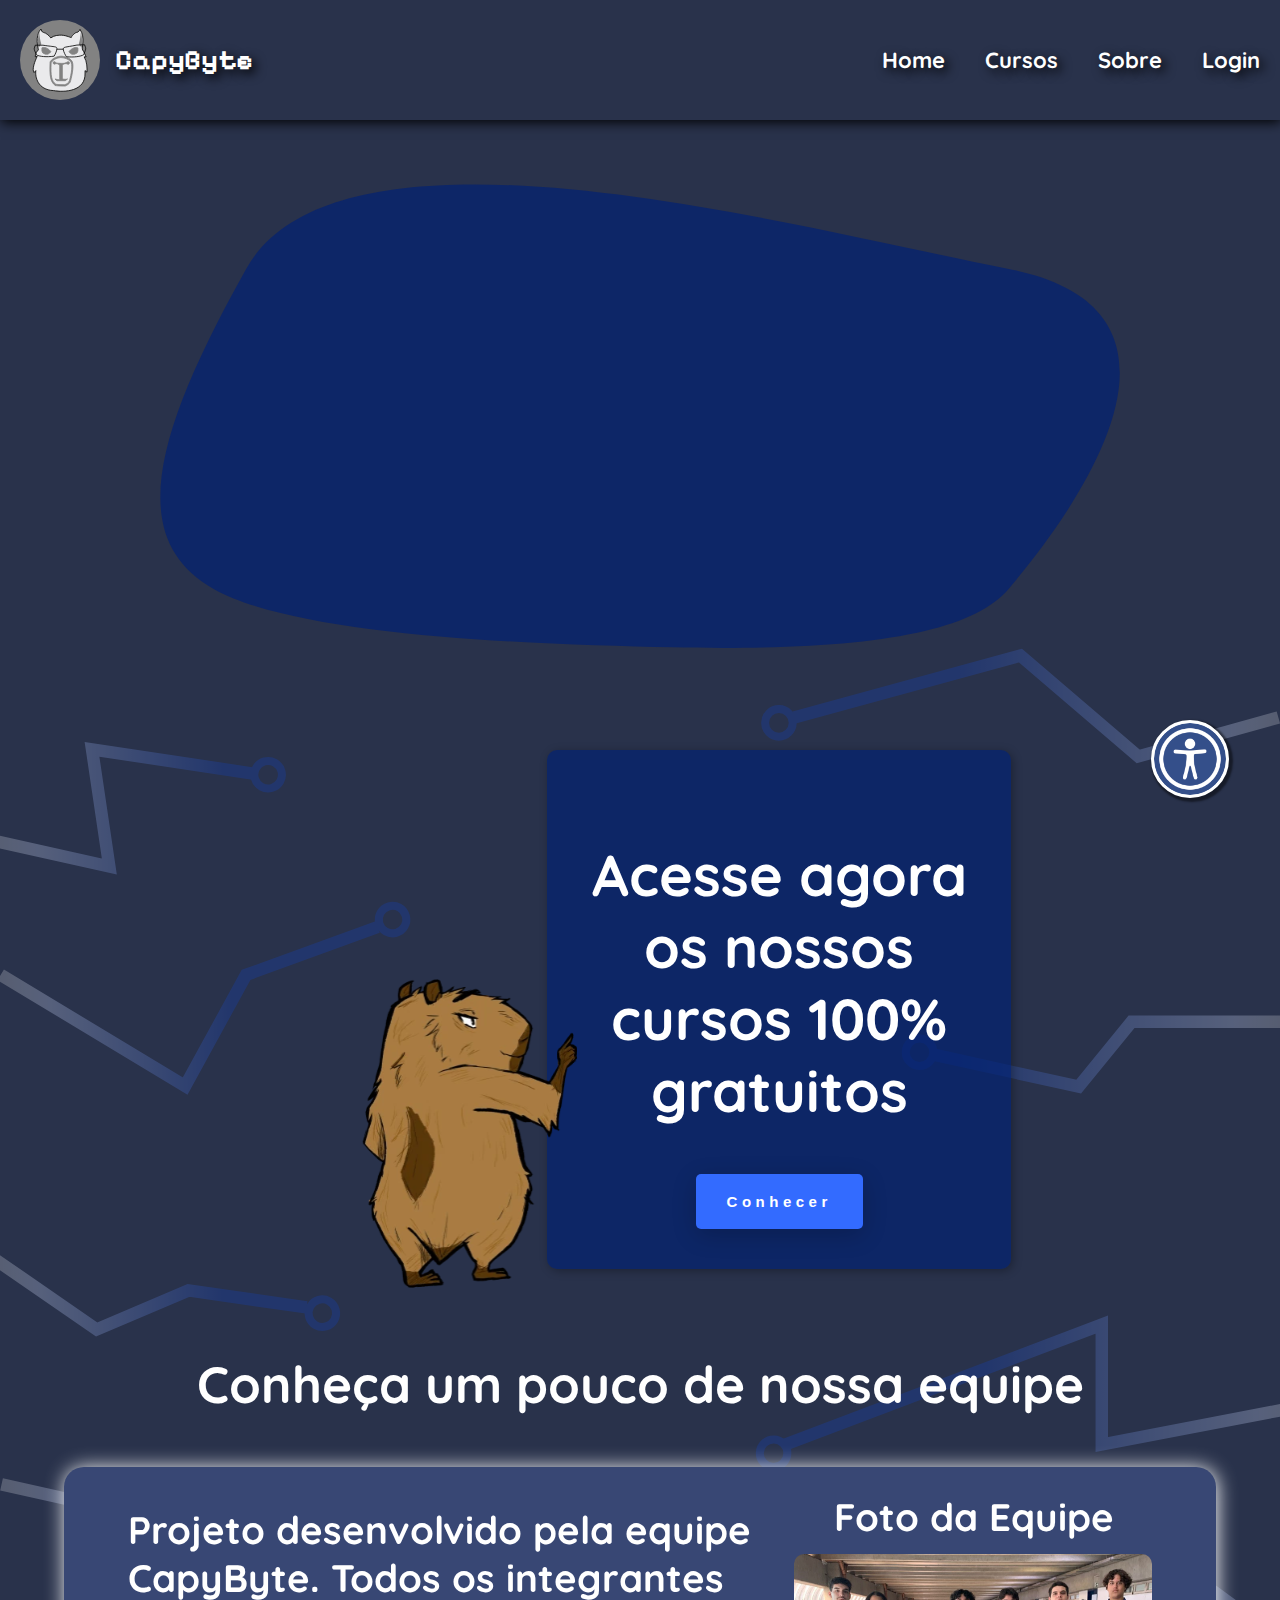
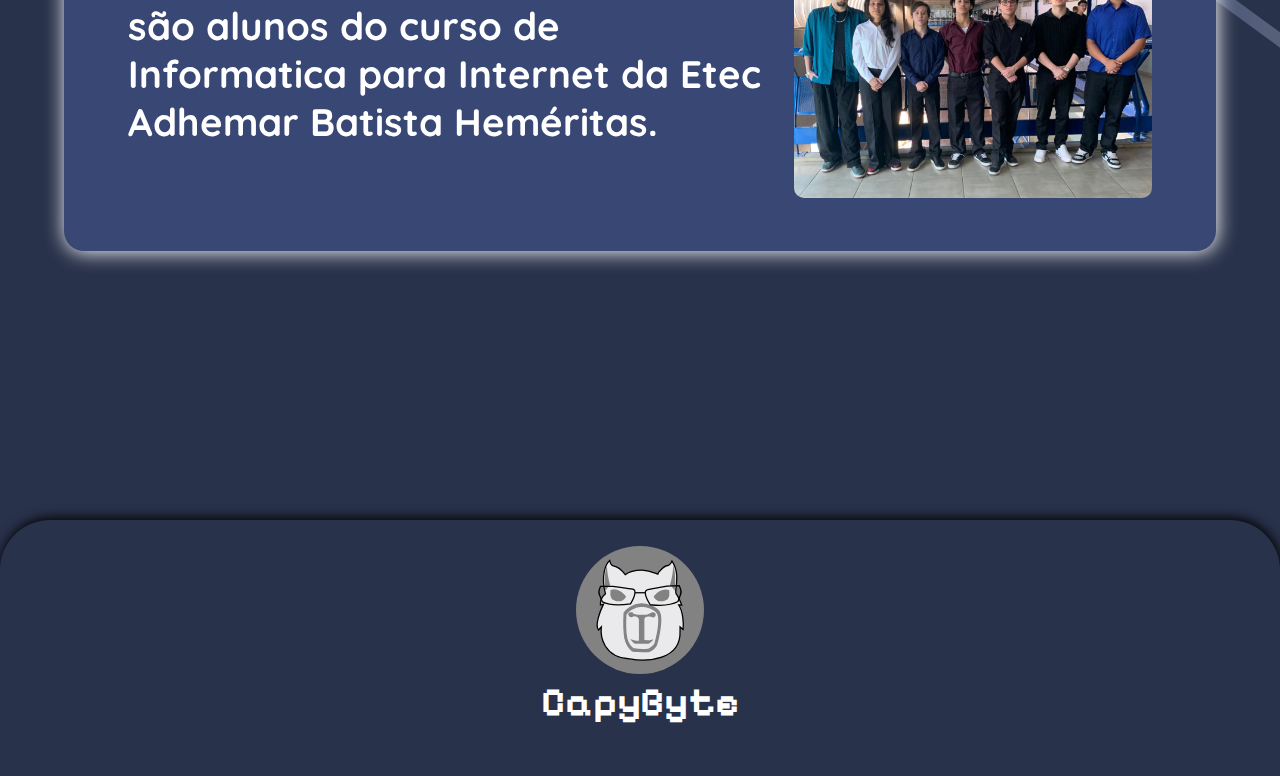
<file: index.html>
<!DOCTYPE html>
<html lang="pt-BR">

<head>
  <meta charset="UTF-8">
  <meta name="viewport" content="width=device-width, initial-scale=1.0">
  <title>CapyByte</title>
  <link rel="stylesheet" href="CSS/styles.css">
  <link rel="stylesheet" href="CSS/contraste.css">
  <link rel="preconnect" href="https://fonts.googleapis.com">
  <link rel="preconnect" href="https://fonts.gstatic.com" crossorigin>
  <link href="https://fonts.googleapis.com/css2?family=Pixelify+Sans:wght@400..700&display=swap" rel="stylesheet">
<link href="https://fonts.googleapis.com/css2?family=Lexend+Peta:wght@100..900&family=Quicksand:wght@300..700&display=swap" rel="stylesheet">
  <link rel="shortcut icon" href="img/Logo1.svg" type="image/x-icon">
  
</head>

<body>
<!-- Navbar -->
  <header class="navbar">
    <div class="nav-container">
      <div class="brand">
        <img src="img/Logo1.svg" alt="Logo ">
        <span class="brand-name">CapyByte</span>
      </div>
      <nav class="nav-links">
        <a href="index.html">Home</a>
        <a href="cursos.html">Cursos</a>
        <a href="Sobre.html">Sobre</a>
        <a href="login.html">Login</a>
      </nav>
    </div>
  </header>
    <!-- Acessibilidade -->
    <div tabindex="0" role="button" id="myDropdownBtn" ><img class="acessibilidade" src="img/acessibilidade.png" alt="">
    <div class="dropdown-content" id="myDropdownMenu">
    <a href="#" id="altoContraste" role="button" aria-pressed="false">Alto Contraste</a>
    <a href="#" id="aumentarFonte" role="button" aria-disabled="false">Aumentar Fonte</a>
    <a href="#" id="diminuirFonte" role="button" aria-disabled="false">Diminuir Fonte</a>
  </div>
    </div>
<!-- Área Do Vídeo -->
  <div class="fundo-video">
    <img src="img/fundo-video.svg" alt="" height="auto" width="75%">
    <div id="container_video">
      <iframe width="560" height="315" src="https://www.youtube.com/embed/l-1V04Ahw6U?si=zXZij6BHustcFdEI" title="YouTube video player" frameborder="0" allow="accelerometer; autoplay; clipboard-write; encrypted-media; gyroscope; picture-in-picture; web-share" referrerpolicy="strict-origin-when-cross-origin" allowfullscreen></iframe>
    </div>
  </div>


  <!-- Meio (CTA, Capivara e etc) -->
  <div class="poslines">


    <img id="lines" src="img/riscos.svg" alt="">
    <div class="curso-container">
      <h2 id="texto-curso">Acesse agora os nossos cursos 100% gratuitos</h2>
      <a href="login.html">
        <button class="butão">
          <span>Conhecer</span>
        </button>
      </a>
    </div>
    <div id="capycontainer">
      <img id="capysvg1" src="img/capy-cta 1.svg" alt="">
    </div>
  </div>


  <!-- Plano de equipe -->
  <div class="container_equipe">
    <h1 id="texto1">Conheça um pouco de nossa equipe</h1>
    <div class="containerback">
      <p id="pos_box">
        Projeto desenvolvido pela equipe CapyByte. Todos os integrantes são alunos do curso de Informatica para Internet
        da Etec Adhemar Batista Heméritas.
      </p>
      
      
<p id="textoequipe">Foto da Equipe</p>
      <div id="esquerdaitens">
      
      <a href="Sobre.html"><img src="img/foto-equipe.jpeg" id="equipe" alt=""></a>
      </div>

    </div>
  </div>

<!-- Footer -->
  <footer>
    <div class="Footer">
     <div class="meioPorra">
      <a href="index.html">  <img id="foto-footer" src="img/Logo1.svg" alt="Logo "></a>
        
      </div>
      <div class="name-footer">
      <span class="brand-name2">CapyByte</span>
    </div>
  </footer>
  <script src="scriptdrop.js"></script>
</body>

</html>
</file>
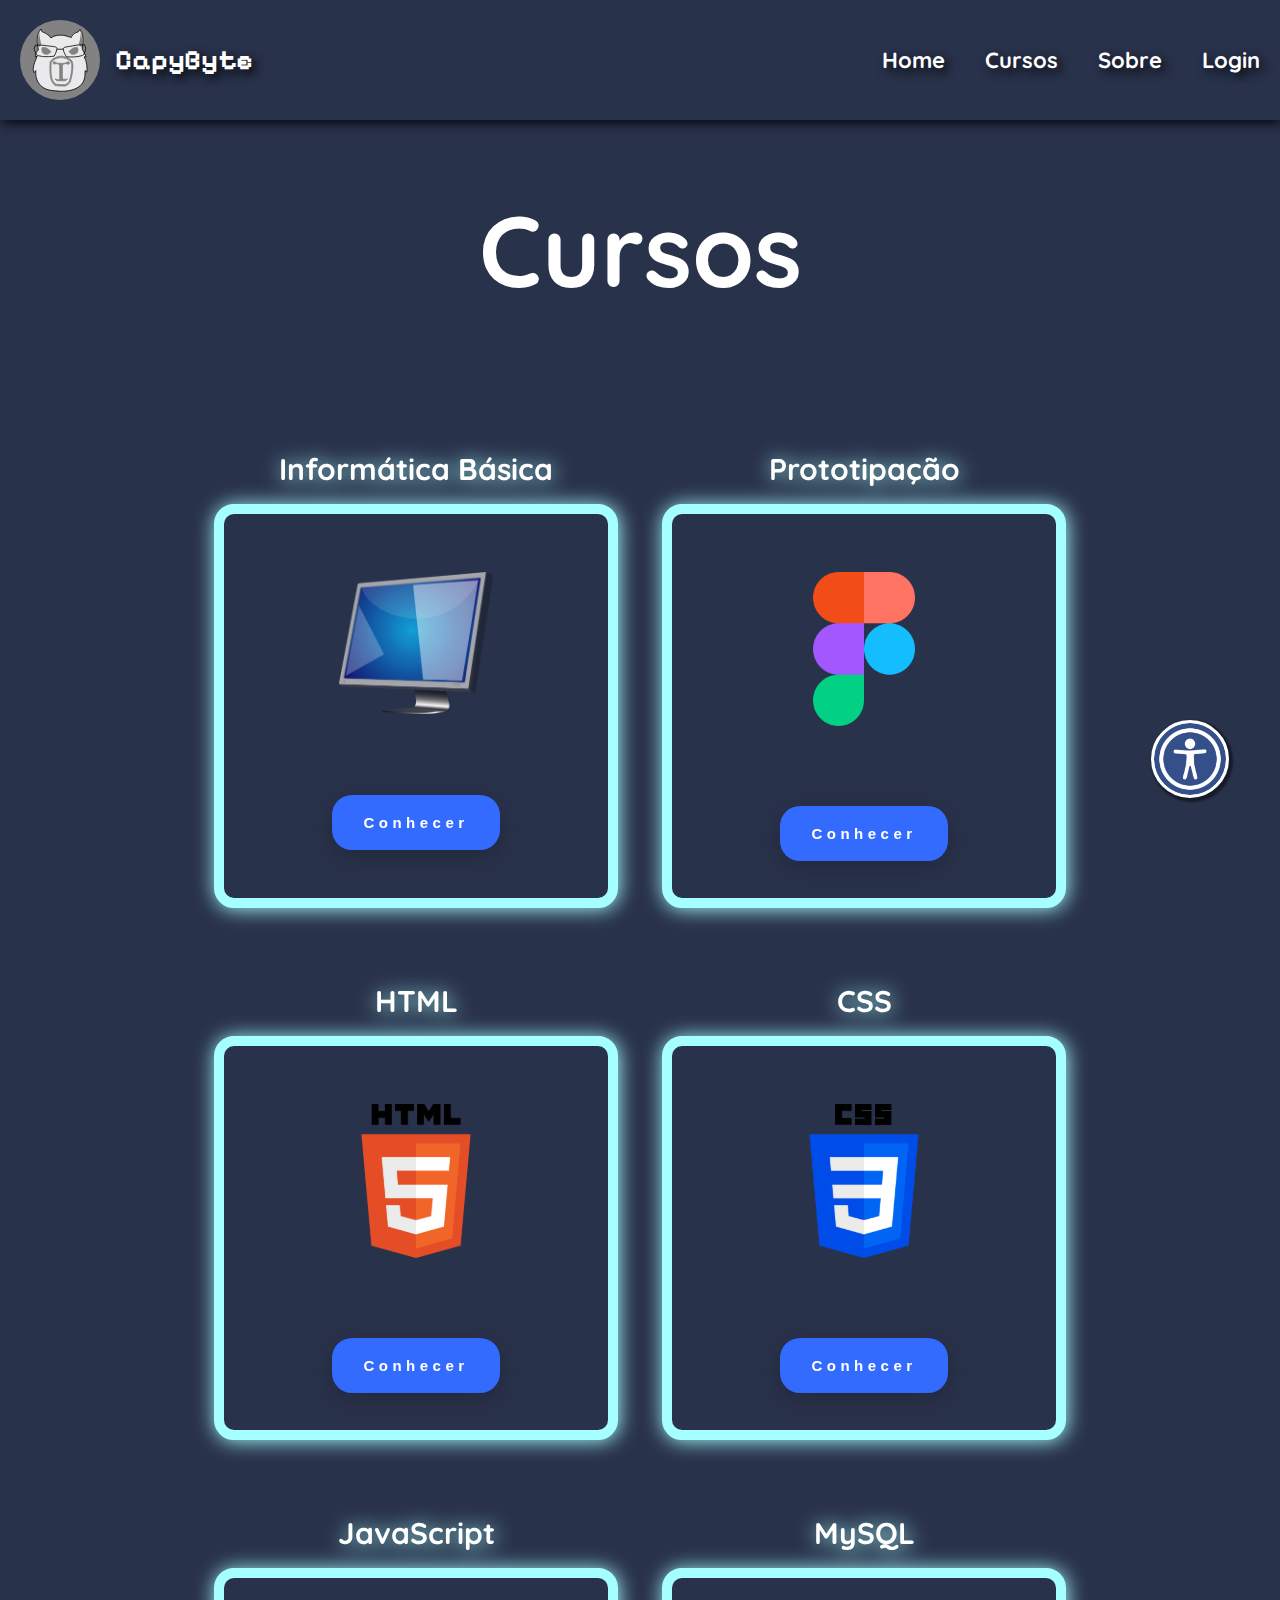
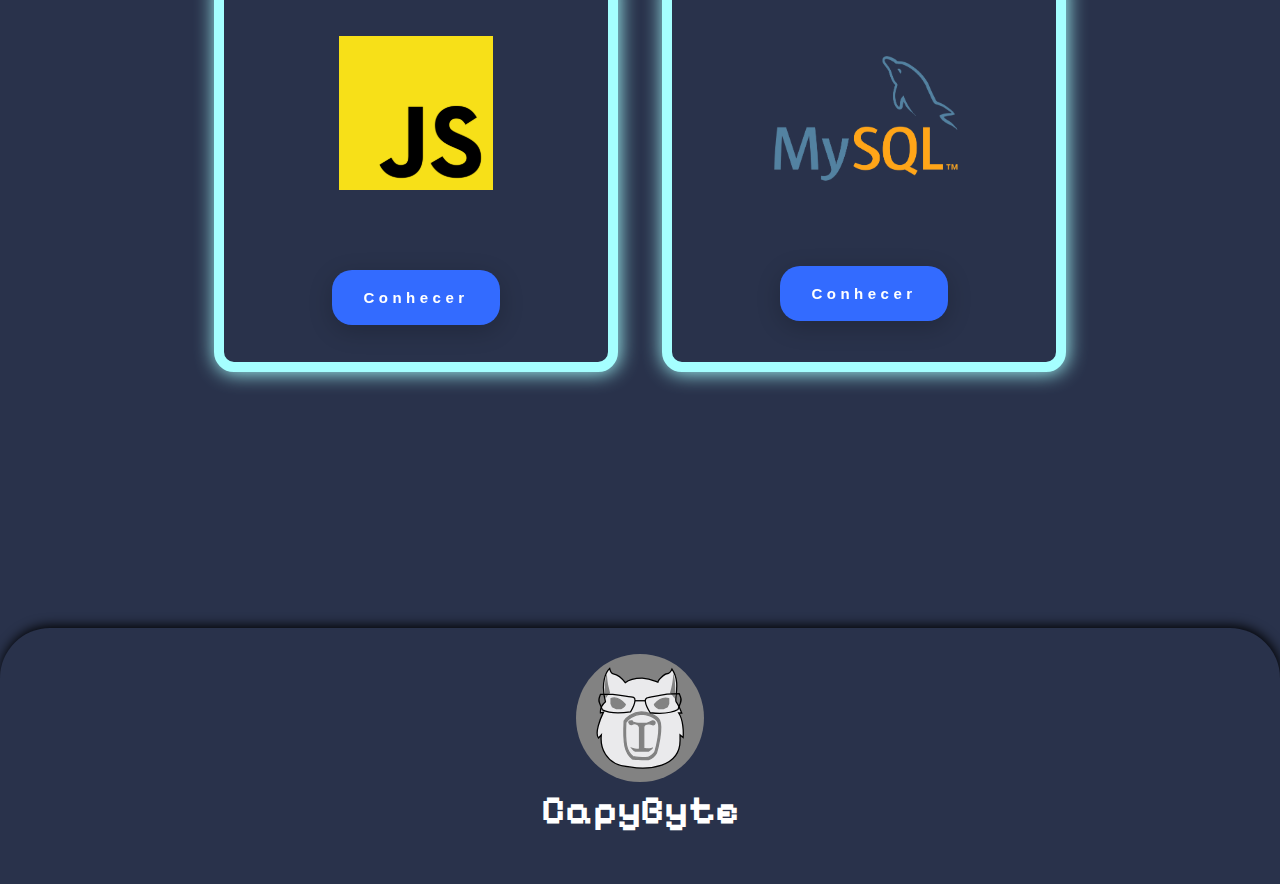
<file: cursos.html>
<!DOCTYPE html>
<html lang="pt-BR">
<head>
    <meta charset="UTF-8">
    <meta name="viewport" content="width=device-width, initial-scale=1.0">
    <link rel="stylesheet" href="CSS/cursos.css">
    <link rel="stylesheet" href="CSS/contraste.css">
    <link rel="preconnect" href="https://fonts.googleapis.com">
  <link rel="preconnect" href="https://fonts.gstatic.com" crossorigin>
  <link href="https://fonts.googleapis.com/css2?family=Pixelify+Sans:wght@400..700&display=swap" rel="stylesheet">
<link href="https://fonts.googleapis.com/css2?family=Lexend+Peta:wght@100..900&family=Quicksand:wght@300..700&display=swap" rel="stylesheet">
  <link rel="shortcut icon" href="img/Logo1.svg" type="image/x-icon">
    <title>CapyByte</title>
</head>
<body>
  <header class="navbar">
    <div class="nav-container">
      <div class="brand">
        <img src="img/Logo1.svg" alt="Logo ">
        <span class="brand-name">CapyByte</span>
      </div>
      <nav class="nav-links">
        <a href="index.html">Home</a>
        <a href="cursos.html">Cursos</a>
        <a href="Sobre.html">Sobre</a>
        <a href="login.html">Login</a>
      </nav>
    </div>
  </header>
 <!-- Acessibilidade -->
    <div tabindex="0" role="button" id="myDropdownBtn" ><img class="acessibilidade" src="img/acessibilidade.png" alt="">
    <div class="dropdown-content" id="myDropdownMenu">
    <a href="#" id="altoContraste" role="button" aria-pressed="false">Alto Contraste</a>
    <a href="#" id="aumentarFonte" role="button" aria-disabled="false">Aumentar Fonte</a>
    <a href="#" id="diminuirFonte" role="button" aria-disabled="false">Diminuir Fonte</a>
  </div>
    </div>

  <div class="containerall">
    <h1 id="title">Cursos</h1>
    <div class="containerbox">
        

      <!-- Informatica Basica -->
        <div class="boxes">
            <h1 class="titulobox">Informática Básica</h1>
            <img class="imgbox" src="img/monitor.png" alt="">

            <a href="Aulas/infob/infob.html"><button class="butão">
                <span>Conhecer</span>
            </button> </a>
        </div>
       

        <!-- Prtotipagem -->

        <div class="boxes">
                        <h1 class="titulobox">Prototipação</h1>
            <img id="imgbox2" src="img/figma-logo.png" alt="">

           <a href="Aulas/Prototip/figma.html"> <button class="butão">
                <span>Conhecer</span>
            </button></a>
        </div>

        <!-- HTML -->

        <div class="boxes">
                        <h1 class="titulobox">HTML</h1>
            <img class="imgbox" src="img/HTML-Logo.svg" alt="">

            <a href="Aulas/HTML/HTML.html">
            <button class="butão">
                <span>Conhecer</span>
            </button>
            </a>
        </div>

        <!-- CSS -->

        <div class="boxes">
                        <h1 class="titulobox">CSS</h1>
            <img class="imgbox" src="img/CSS-Logo.svg" alt="" >

          <a href="Aulas/CSS/CSS.html">
            <button class="butão">
                <span>Conhecer</span>
            </button>
          </a>
        </div>
      

        <!-- JS -->

        <div class="boxes">
                        <h1 class="titulobox">JavaScript</h1>
            <img class="imgbox" src="img/JS-Logo.svg" alt="">

          <a href="Aulas/JS/JS.html">
            <button class="butão">
                <span>Conhecer</span>
            </button>
          </a>
        </div>

        <!-- MySQL -->

        <div class="boxes">
                        <h1 class="titulobox">MySQL</h1>
            <img class="imgbox3" src="img/MySQL-Logo.png" alt="" height="auto" width="12vw">

          <a href="Aulas/MySQL/MySQL.html">
            <button class="butão">
                <span>Conhecer</span>
            </button>
          </a>
        </div>

    </div>

  </div>



  <footer>
    <div class="Footer">
     <div class="meioPorra">
      <a href="index.html">  <img id="foto-footer" src="img/Logo1.svg" alt="Logo "></a>
        
      </div>
      <div class="name-footer">
      <span class="brand-name2">CapyByte</span>
    </div>
  </footer>
  <script src="scriptdrop.js"></script>
</body>
</html>
</file>
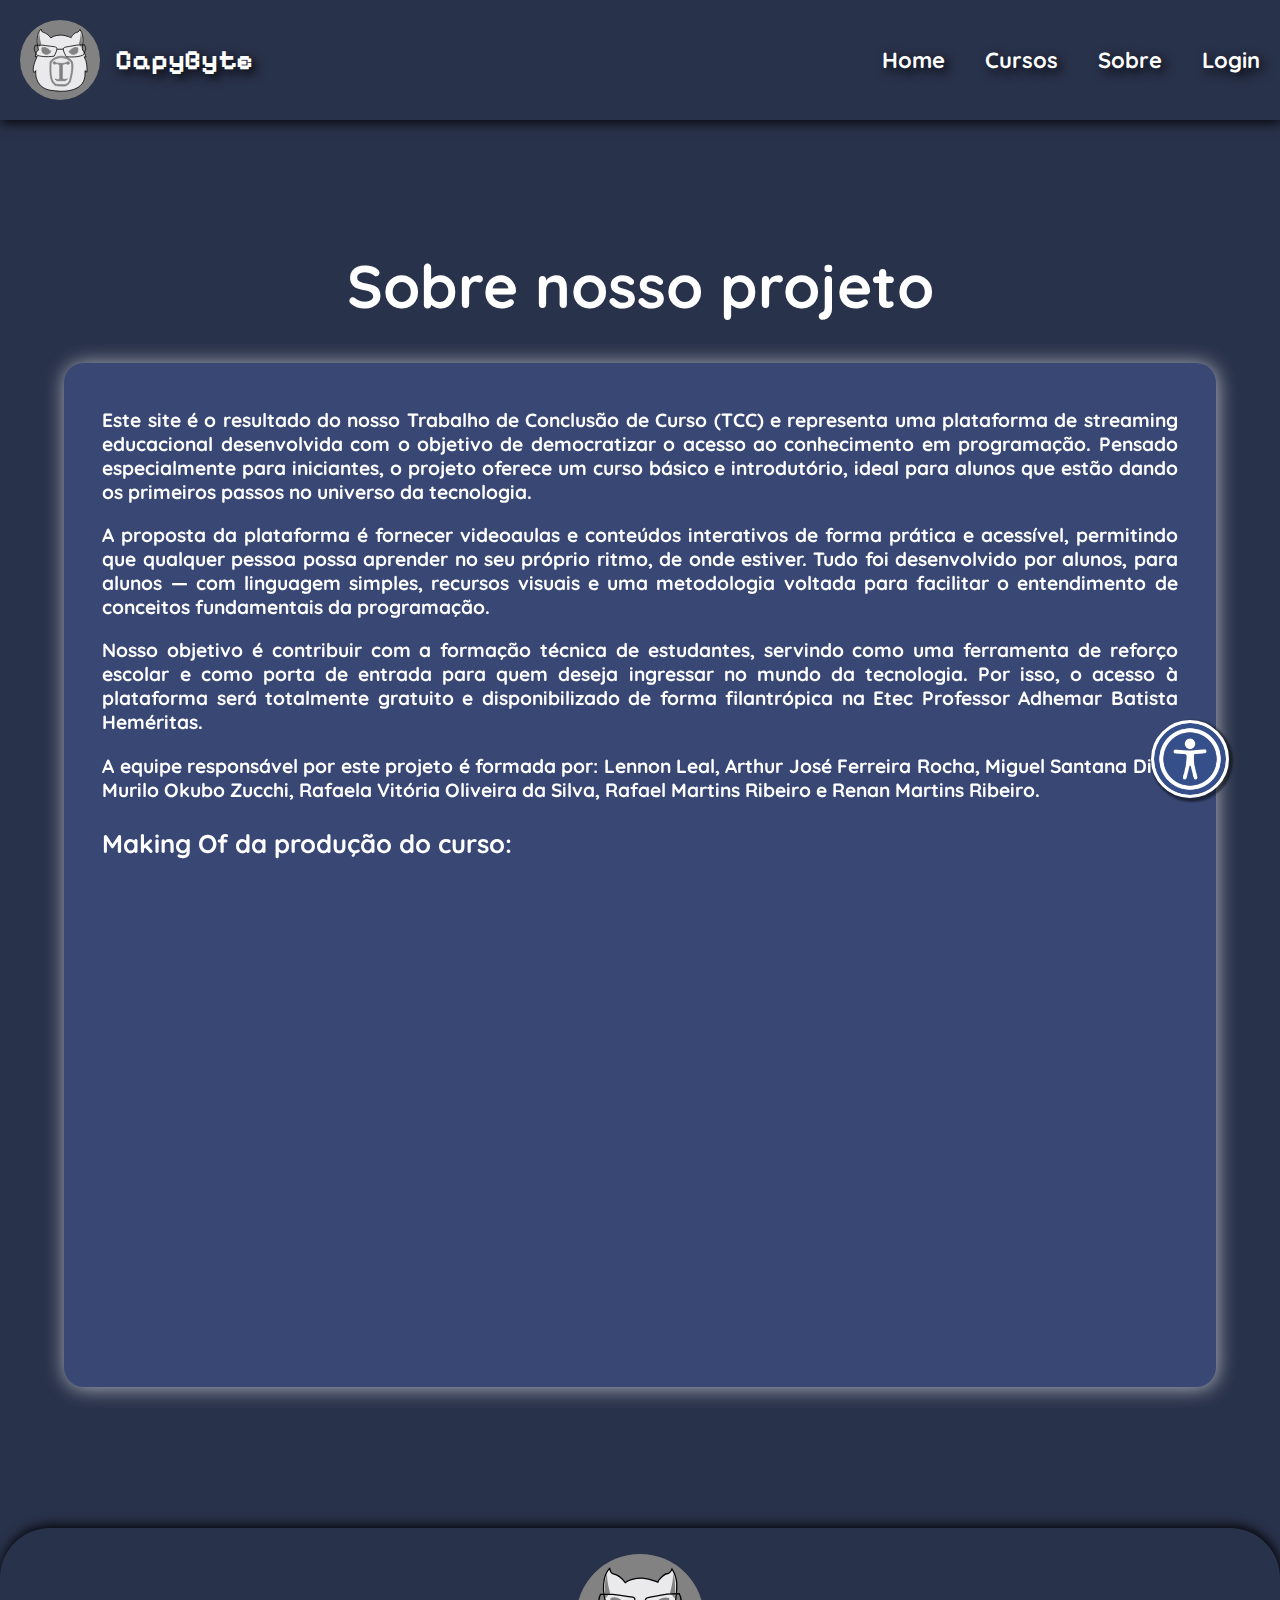
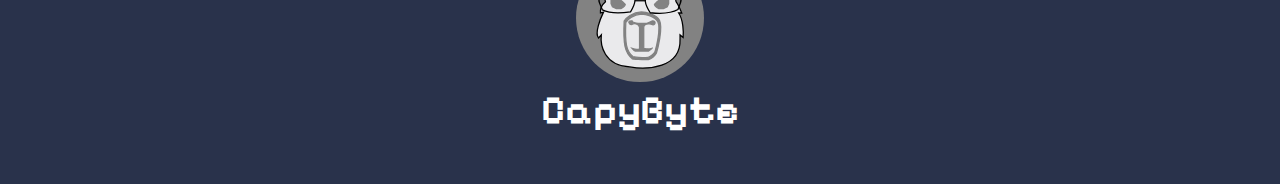
<file: Sobre.html>
<!DOCTYPE html>
<html lang="pt-BR">

<head>
  <meta charset="UTF-8">
  <meta name="viewport" content="width=device-width, initial-scale=1.0">
  <title>CapyByte</title>
  <link rel="stylesheet" href="CSS/sobre.css">
  <link rel="stylesheet" href="CSS/contraste.css">
   <link rel="preconnect" href="https://fonts.googleapis.com">
  <link rel="preconnect" href="https://fonts.gstatic.com" crossorigin>
  <link href="https://fonts.googleapis.com/css2?family=Pixelify+Sans:wght@400..700&display=swap" rel="stylesheet">
<link href="https://fonts.googleapis.com/css2?family=Lexend+Peta:wght@100..900&family=Quicksand:wght@300..700&display=swap" rel="stylesheet">
  <link rel="shortcut icon" href="img/Logo1.svg" type="image/x-icon">
</head>

<body>
  <header class="navbar">
    <div class="nav-container">
      <div class="brand">
        <img src="img/Logo1.svg" alt="Logo ">
        <span class="brand-name">CapyByte</span>
      </div>
      <nav class="nav-links">
        <a href="index.html">Home</a>
        <a href="cursos.html">Cursos</a>
        <a href="Sobre.html">Sobre</a>
        <a href="login.html">Login</a>
      </nav>
    </div>
  </header>

 <div class="container_equipe">
    <h1 id="titulo-sobre">Sobre nosso projeto</h1>
    <div class="containerback">

      <div class="textos">
        <p>Este site é o resultado do nosso Trabalho de Conclusão de Curso (TCC) e representa uma plataforma de streaming educacional desenvolvida com o objetivo de democratizar o acesso ao conhecimento em programação. Pensado especialmente para iniciantes, o projeto oferece um curso básico e introdutório, ideal para alunos que estão dando os primeiros passos no universo da tecnologia.</p>

        <p>A proposta da plataforma é fornecer videoaulas e conteúdos interativos de forma prática e acessível, permitindo que qualquer pessoa possa aprender no seu próprio ritmo, de onde estiver. Tudo foi desenvolvido por alunos, para alunos — com linguagem simples, recursos visuais e uma metodologia voltada para facilitar o entendimento de conceitos fundamentais da programação.</p>

        <p> Nosso objetivo é contribuir com a formação técnica de estudantes, servindo como uma ferramenta de reforço escolar e como porta de entrada para quem deseja ingressar no mundo da tecnologia. Por isso, o acesso à plataforma será totalmente gratuito e disponibilizado de forma filantrópica na Etec Professor Adhemar Batista Heméritas.</p>

        <p>A equipe responsável por este projeto é formada por: Lennon Leal, Arthur José Ferreira Rocha, Miguel Santana Dias, Murilo Okubo Zucchi, Rafaela Vitória Oliveira da Silva, Rafael Martins Ribeiro e Renan Martins Ribeiro.</p>

        <p id="titulo-makeof">Making Of da produção do curso:</p>

          <div id="container_video">
      <iframe width="560" height="315" src="https://www.youtube.com/embed/1uru2zmCpJo?si=OTpBvKCQ18OPV2yD"  title="YouTube video player" frameborder="0" allow="accelerometer; autoplay; clipboard-write; encrypted-media; gyroscope; picture-in-picture; web-share" referrerpolicy="strict-origin-when-cross-origin" allowfullscreen></iframe>
    </div>

      </div>
      
    
      </div>
    </div>
  

 <!-- Acessibilidade -->
    <div tabindex="0" role="button" id="myDropdownBtn" ><img class="acessibilidade" src="img/acessibilidade.png" alt="">
    <div class="dropdown-content" id="myDropdownMenu">
    <a href="#" id="altoContraste" role="button" aria-pressed="false">Alto Contraste</a>
    <a href="#" id="aumentarFonte" role="button" aria-disabled="false">Aumentar Fonte</a>
    <a href="#" id="diminuirFonte" role="button" aria-disabled="false">Diminuir Fonte</a>
  </div>
    </div>


  <footer>
    <div class="Footer">
     <div class="meioPorra">
      <a href="index.html"> <img id="foto-footer" src="img/Logo1.svg" alt="Logo "></a> 
        
      </div>
      <div class="name-footer">
      <span class="brand-name2">CapyByte</span>
    </div>
  </footer>
  <script src="scriptdrop.js"></script>
</body>

</html>
</file>
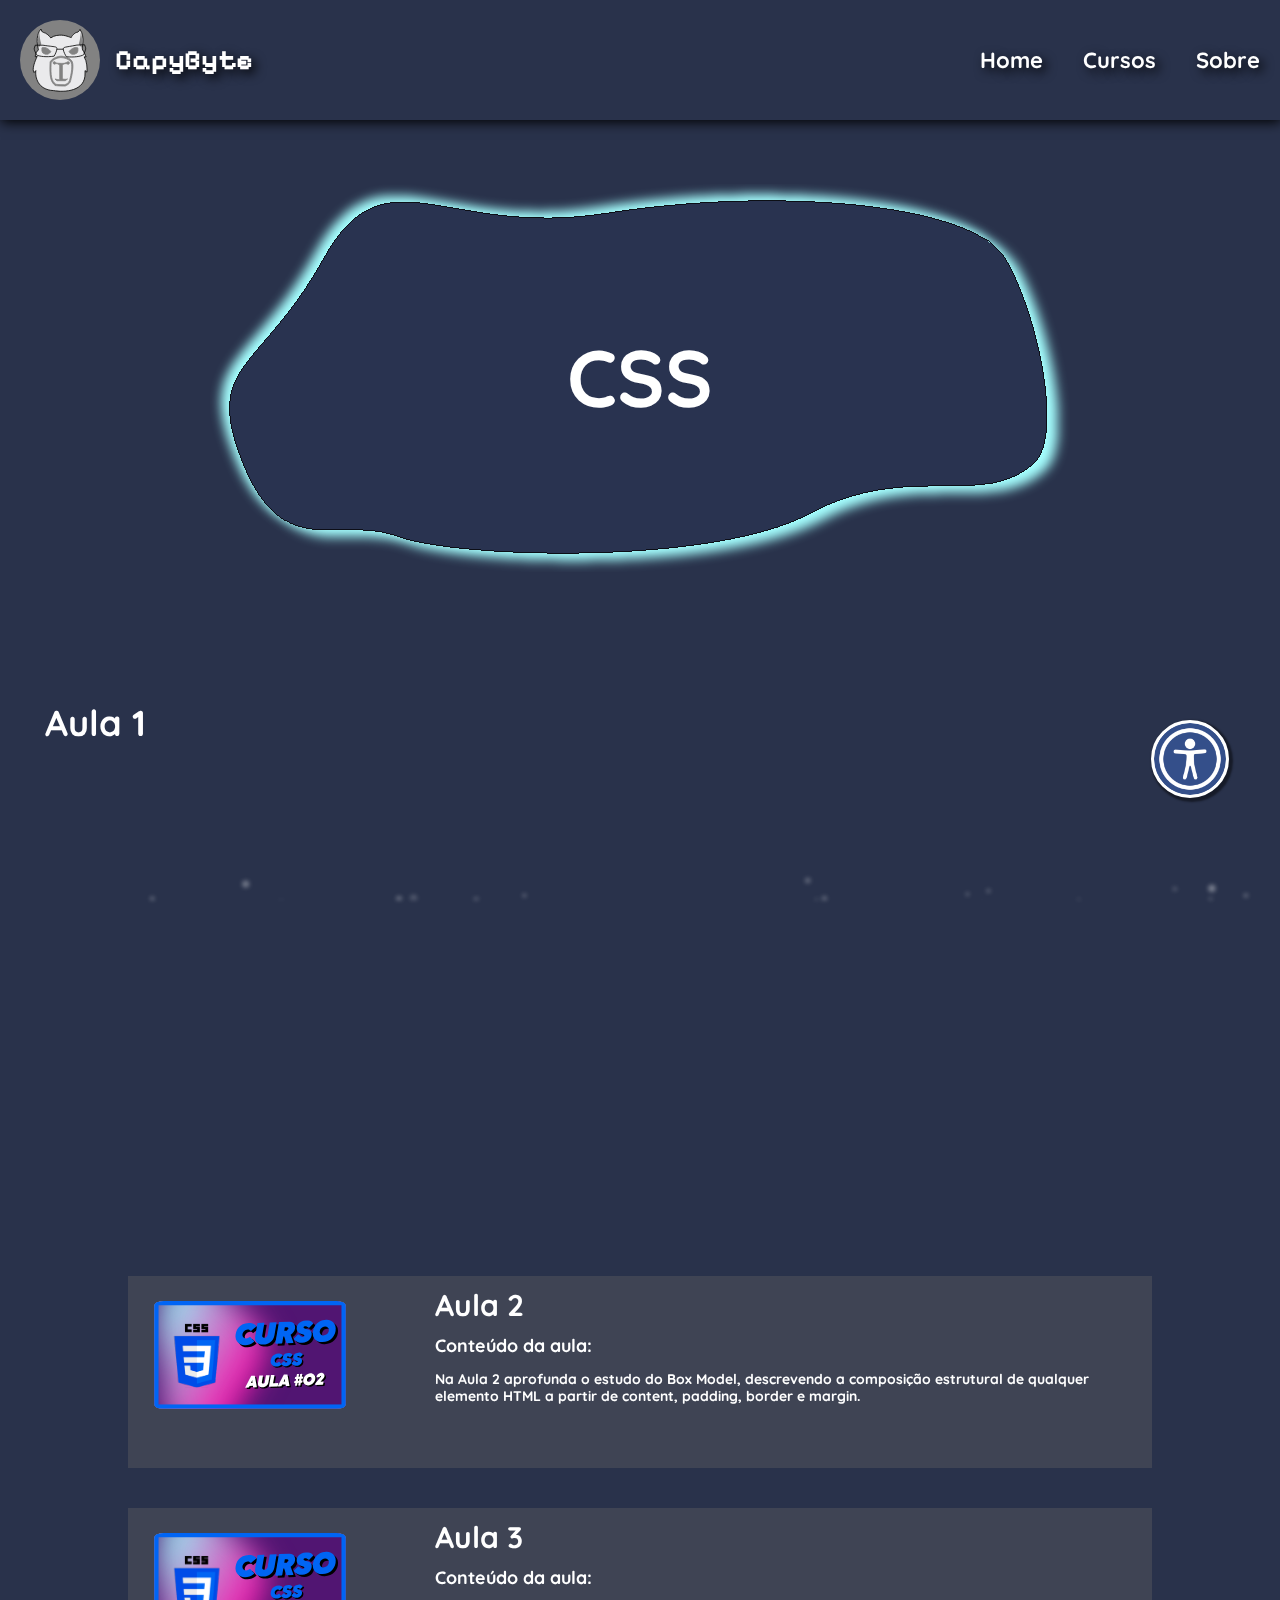
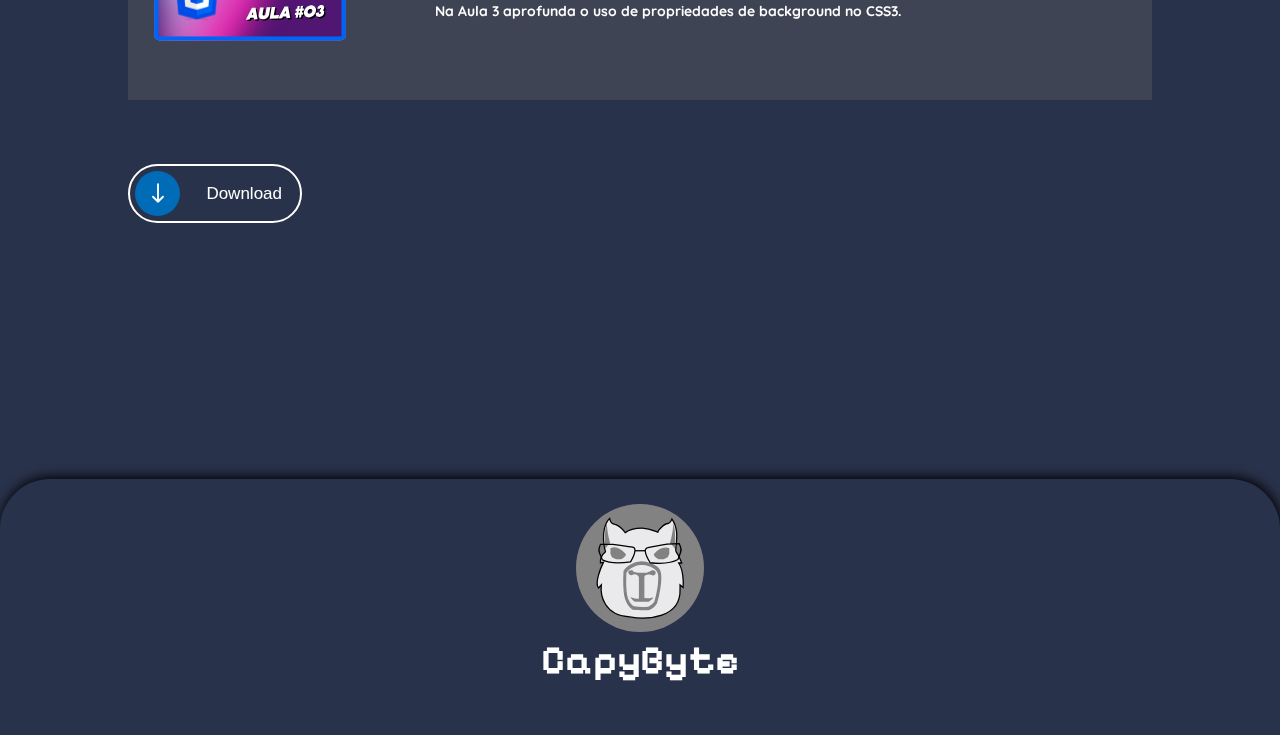
<file: Aulas/CSS/CSS.html>
<!DOCTYPE html>
<html lang="pt-BR">

<head>
  <meta charset="UTF-8">
  <meta name="viewport" content="width=device-width, initial-scale=1.0">
  <title>CapyByte</title>
  <link rel="stylesheet" href="../../CSS/aulas.css">
  <link rel="stylesheet" href="../../CSS/contraste.css">
    <link rel="preconnect" href="https://fonts.googleapis.com">
  <link rel="preconnect" href="https://fonts.gstatic.com" crossorigin>
  <link href="https://fonts.googleapis.com/css2?family=Pixelify+Sans:wght@400..700&display=swap" rel="stylesheet">
<link href="https://fonts.googleapis.com/css2?family=Lexend+Peta:wght@100..900&family=Quicksand:wght@300..700&display=swap" rel="stylesheet">
  <link rel="shortcut icon" href="../../img/Logo1.svg" type="image/x-icon">
  
</head>

<body>
  
<!-- Navbar -->
  <header class="navbar">
    <div class="nav-container">
      <div class="brand">
        <img src="../../img/Logo1.svg" alt="Logo ">
        <span class="brand-name">CapyByte</span>
      </div>
      <nav class="nav-links">
        <a href="../../index.html">Home</a>
        <a href="../../cursos.html">Cursos</a>
        <a href="../../Sobre.html">Sobre</a>
      </nav>
    </div>
  </header>

       <!-- Acessibilidade -->
    <div tabindex="0" role="button" id="myDropdownBtn" ><img class="acessibilidade" src="../../img/acessibilidade.png" alt="">
    <div class="dropdown-content" id="myDropdownMenu">
    <a href="#" id="altoContraste" role="button" aria-pressed="false">Alto Contraste</a>
    <a href="#" id="aumentarFonte" role="button" aria-disabled="false">Aumentar Fonte</a>
    <a href="#" id="diminuirFonte" role="button" aria-disabled="false">Diminuir Fonte</a>
  </div>
    </div>

   <div class="fundo-titulo-aula">
  <div class="div-img-titulo">
    <img src="../../img/fundo-titulo-aula.svg" alt="" class="img-fundo-video">
    <div class="titulo-curso">
      <h1>CSS</h1>
    </div>
  </div>
</div>

  
  <div class="conteudo">
      
  <div class="aula">
        <h1>Aula 1</h1>
      </div>
        
 <div id="container_video">
      <iframe width="560" height="315" src="https://www.youtube.com/embed/p1lBHz0pLl0?si=lr1z8zPsd_0bxZmh" title="YouTube video player" frameborder="0" allow="accelerometer; autoplay; clipboard-write; encrypted-media; gyroscope; picture-in-picture; web-share" referrerpolicy="strict-origin-when-cross-origin" allowfullscreen></iframe>
    </div>

<div class="proxaulas">

  <a href="CSS2.html">
  <div class="slot">
    <div class="image-video">
      <img src="../../img/CSS-IMGS/2.svg" alt=""  >
      </div>

    <div class="infos-aula">
      <h2>Aula 2</h2>
      <div class="descrição"><h2>Conteúdo da aula: <h3>Na Aula 2 aprofunda o estudo do Box Model, descrevendo a composição estrutural de qualquer elemento HTML a partir de content, padding, border e margin.</h3> </h2></div>
    </div>
  </div>
</a>

  <br><br>

  <a href="CSS3.html">
    <div class="slot">
    <div class="image-video">
      <img src="../../img/CSS-IMGS/3.svg" alt=""  >
      </div>

    <div class="infos-aula">
      <h2>Aula 3</h2>
      <div class="descrição"><h2>Conteúdo da aula: <h3>Na Aula 3 aprofunda o uso de propriedades de background no CSS3.</h3> </h2></div>
    </div>
  </div>
</a>




</div>

<a href="https://docs.google.com/uc?export=download&id=1jbYlBE2ocVjVuCQsl-IBk4Hb3e1JgCvs" download>
  <div class="botão-pdf">
      <!-- From Uiverse.io by Na3ar-17 --> 
      <div class="container-download">
        <label class="label">
          <span class="circle">
            <svg
              class="icon"
              aria-hidden="true"
              xmlns="http://www.w3.org/2000/svg"
              fill="none"
              viewBox="0 0 24 24"
            >
              <path
                stroke="currentColor"
                stroke-linecap="round"
                stroke-linejoin="round"
                stroke-width="1.5"
                d="M12 19V5m0 14-4-4m4 4 4-4"
              ></path>
            </svg>
            <div class="square"></div>
          </span>
          <p class="title">Download</p>
          <p class="title">Baixado</p>
        </label>
      </div>
  </div>
</a>
<canvas id="particleCanvas" aria-hidden="true"></canvas>
</div>

<!-- Footer -->
  <footer>
    <div class="Footer">
     <div class="meioPorra">
      <a href="../../index.html" class="link-foto">  <img id="foto-footer" src="../../img/Logo1.svg" alt="Logo "></a>
        
      </div>
      <div class="name-footer">
      <span class="brand-name2">CapyByte</span>
    </div>
  </footer>
  <script src="../../particleaula.js"></script>
  <script src="../../scriptdrop.js"></script>
</body>

</html>
</file>
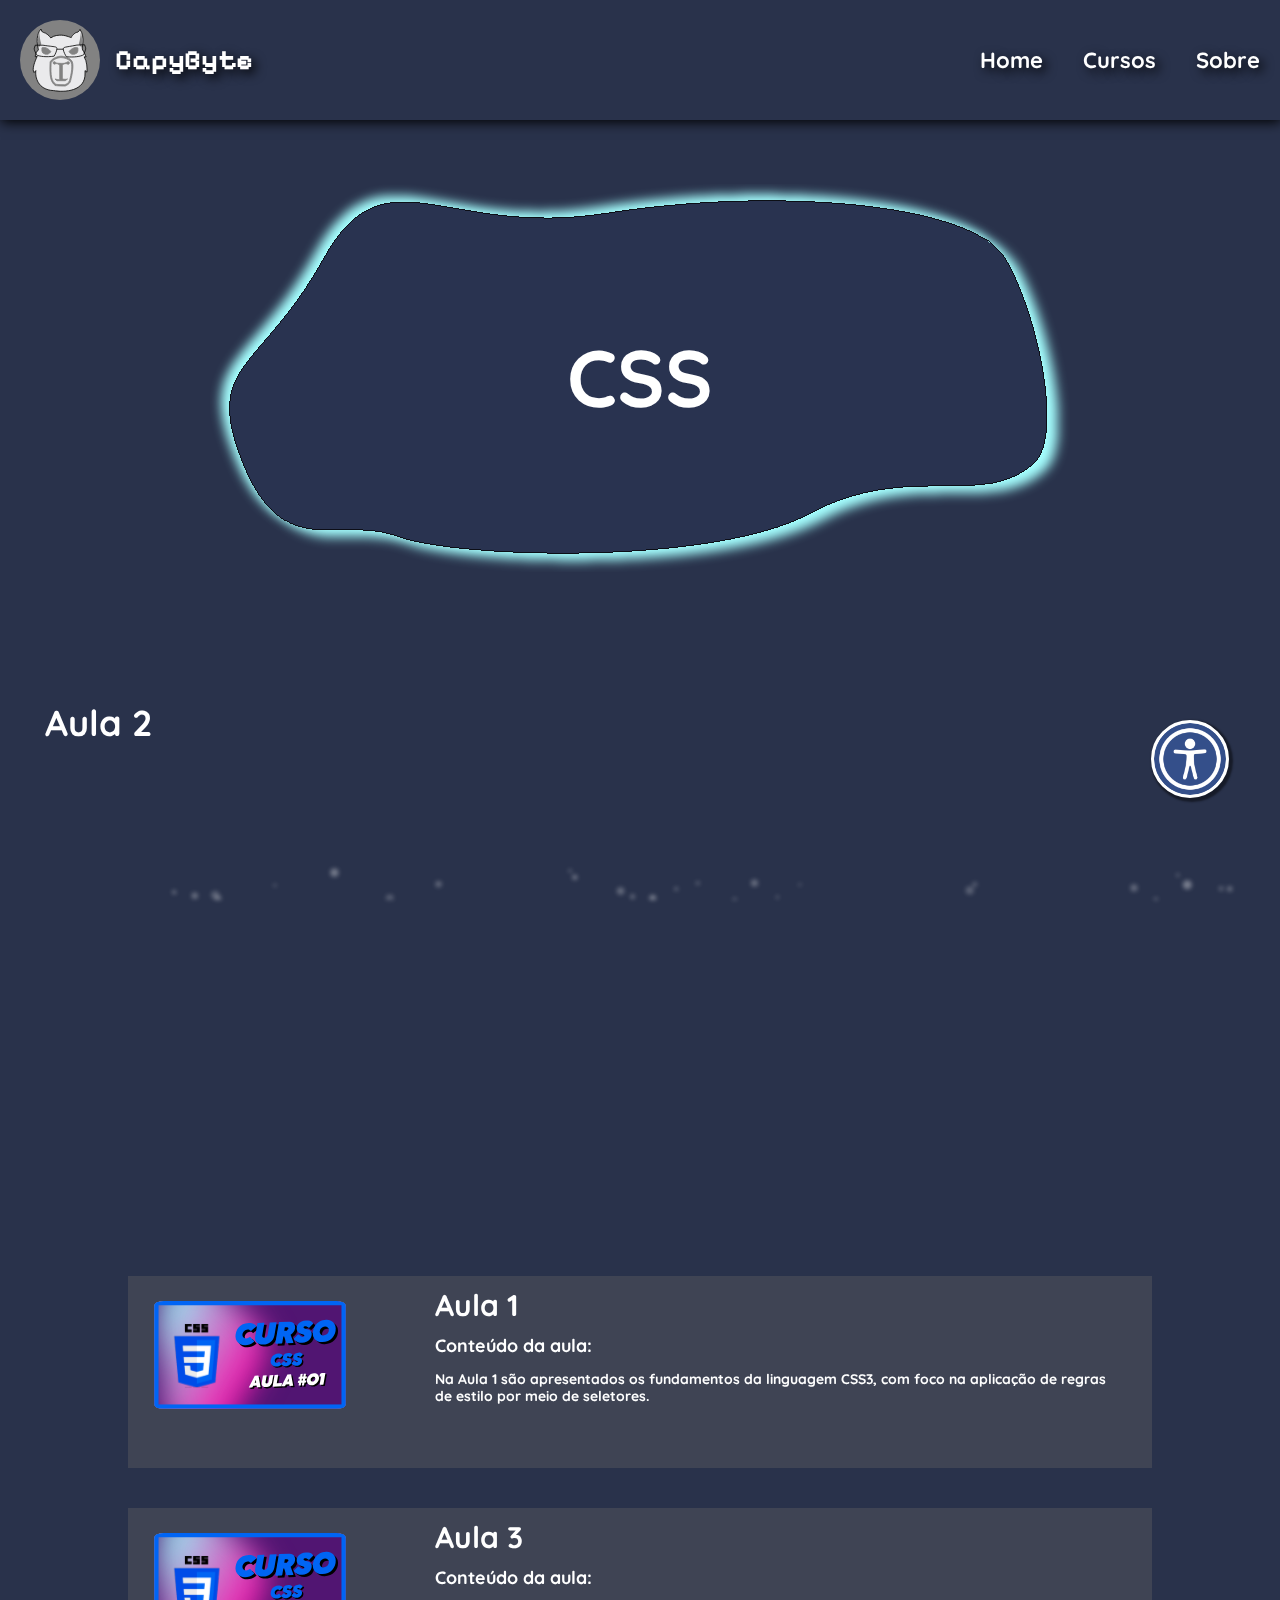
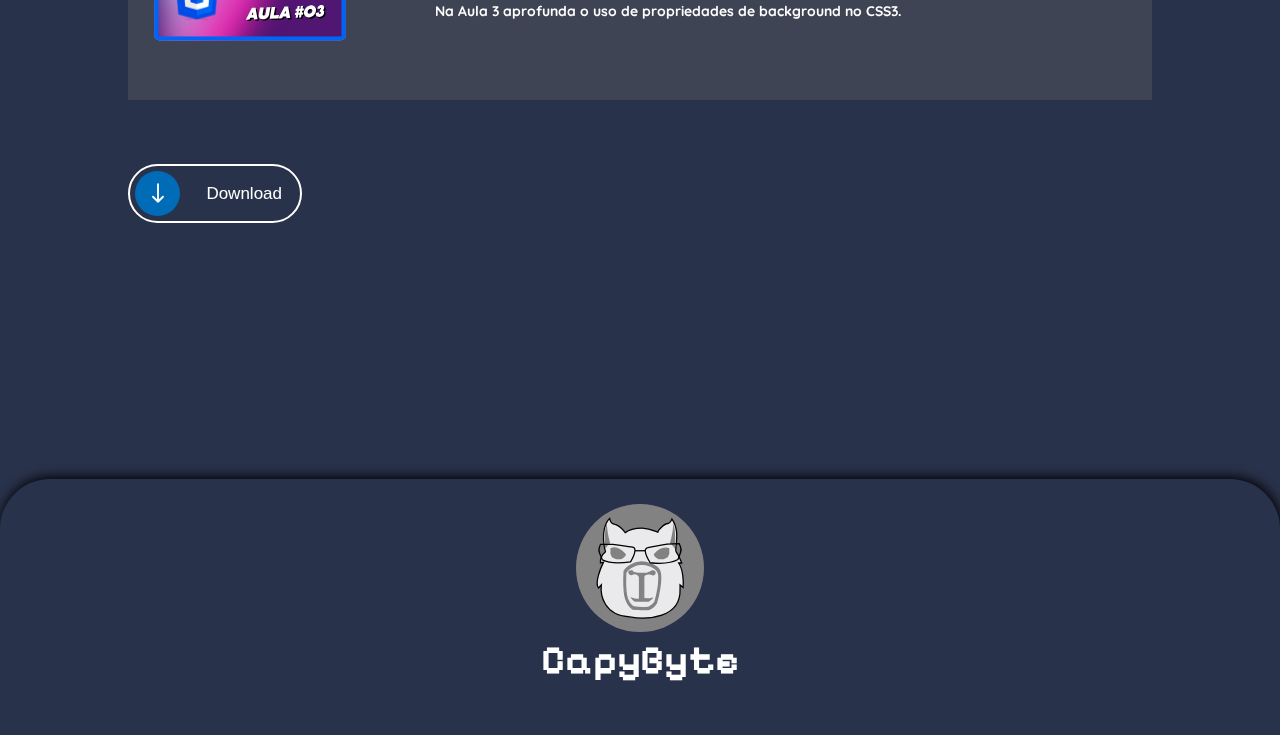
<file: Aulas/CSS/CSS2.html>
<!DOCTYPE html>
<html lang="pt-BR">

<head>
  <meta charset="UTF-8">
  <meta name="viewport" content="width=device-width, initial-scale=1.0">
  <title>CapyByte</title>
  <link rel="stylesheet" href="../../CSS/aulas.css">
  <link rel="stylesheet" href="../../CSS/contraste.css">
    <link rel="preconnect" href="https://fonts.googleapis.com">
  <link rel="preconnect" href="https://fonts.gstatic.com" crossorigin>
  <link href="https://fonts.googleapis.com/css2?family=Pixelify+Sans:wght@400..700&display=swap" rel="stylesheet">
<link href="https://fonts.googleapis.com/css2?family=Lexend+Peta:wght@100..900&family=Quicksand:wght@300..700&display=swap" rel="stylesheet">
  <link rel="shortcut icon" href="../../img/Logo1.svg" type="image/x-icon">
  
</head>

<body>
  
<!-- Navbar -->
  <header class="navbar">
    <div class="nav-container">
      <div class="brand">
        <img src="../../img/Logo1.svg" alt="Logo ">
        <span class="brand-name">CapyByte</span>
      </div>
      <nav class="nav-links">
        <a href="../../index.html">Home</a>
        <a href="../../cursos.html">Cursos</a>
        <a href="../../Sobre.html">Sobre</a>
      </nav>
    </div>
  </header>

       <!-- Acessibilidade -->
    <div tabindex="0" role="button" id="myDropdownBtn" ><img class="acessibilidade" src="../../img/acessibilidade.png" alt="">
    <div class="dropdown-content" id="myDropdownMenu">
    <a href="#" id="altoContraste" role="button" aria-pressed="false">Alto Contraste</a>
    <a href="#" id="aumentarFonte" role="button" aria-disabled="false">Aumentar Fonte</a>
    <a href="#" id="diminuirFonte" role="button" aria-disabled="false">Diminuir Fonte</a>
  </div>
    </div>

   <div class="fundo-titulo-aula">
  <div class="div-img-titulo">
    <img src="../../img/fundo-titulo-aula.svg" alt="" class="img-fundo-video">
    <div class="titulo-curso">
      <h1>CSS</h1>
    </div>
  </div>
</div>

  
  <div class="conteudo">
      
  <div class="aula">
        <h1>Aula 2</h1>
      </div>
        
 <div id="container_video">
  <iframe width="560" height="315" src="https://www.youtube.com/embed/amd63lKO-EI?si=c76us1m2pmU4D6dv" title="YouTube video player" frameborder="0" allow="accelerometer; autoplay; clipboard-write; encrypted-media; gyroscope; picture-in-picture; web-share" referrerpolicy="strict-origin-when-cross-origin" allowfullscreen></iframe>
    </div>

<div class="proxaulas">
  
  <a href="CSS.html">
  <div class="slot">
    <div class="image-video">
      <img src="../../img/CSS-IMGS/1.svg" alt=""  >
      </div>

    <div class="infos-aula">
      <h2>Aula 1</h2>
      <div class="descrição"><h2>Conteúdo da aula: <h3>Na Aula 1 são apresentados os fundamentos da linguagem CSS3, com foco na aplicação de regras de estilo por meio de seletores.</h3></h2></div>
    </div>
  </div>
  </a>

  <br><br>

  <a href="CSS3.html">
    <div class="slot">
    <div class="image-video">
      <img src="../../img/CSS-IMGS/3.svg" alt=""  >
      </div>

    <div class="infos-aula">
      <h2>Aula 3</h2>
      <div class="descrição"><h2>Conteúdo da aula: <h3>Na Aula 3 aprofunda o uso de propriedades de background no CSS3.</h3> </h2></div>
    </div>
  </div>
</a>





</div>

<a href="https://docs.google.com/uc?export=download&id=1rJxk_akiLlc1CuCk_3GsdjPKn6yXOOcC" download>
  <div class="botão-pdf">
      <!-- From Uiverse.io by Na3ar-17 --> 
      <div class="container-download">
        <label class="label">
          <span class="circle">
            <svg
              class="icon"
              aria-hidden="true"
              xmlns="http://www.w3.org/2000/svg"
              fill="none"
              viewBox="0 0 24 24"
            >
              <path
                stroke="currentColor"
                stroke-linecap="round"
                stroke-linejoin="round"
                stroke-width="1.5"
                d="M12 19V5m0 14-4-4m4 4 4-4"
              ></path>
            </svg>
            <div class="square"></div>
          </span>
          <p class="title">Download</p>
          <p class="title">Baixado</p>
        </label>
      </div>
  </div>
</a>
<canvas id="particleCanvas" aria-hidden="true"></canvas>
</div>

<!-- Footer -->
  <footer>
    <div class="Footer">
     <div class="meioPorra">
      <a href="../../index.html" class="link-foto">  <img id="foto-footer" src="../../img/Logo1.svg" alt="Logo "></a>
        
      </div>
      <div class="name-footer">
      <span class="brand-name2">CapyByte</span>
    </div>
  </footer>
  <script src="../../particleaula.js"></script>
  <script src="../../scriptdrop.js"></script>
</body>

</html>
</file>
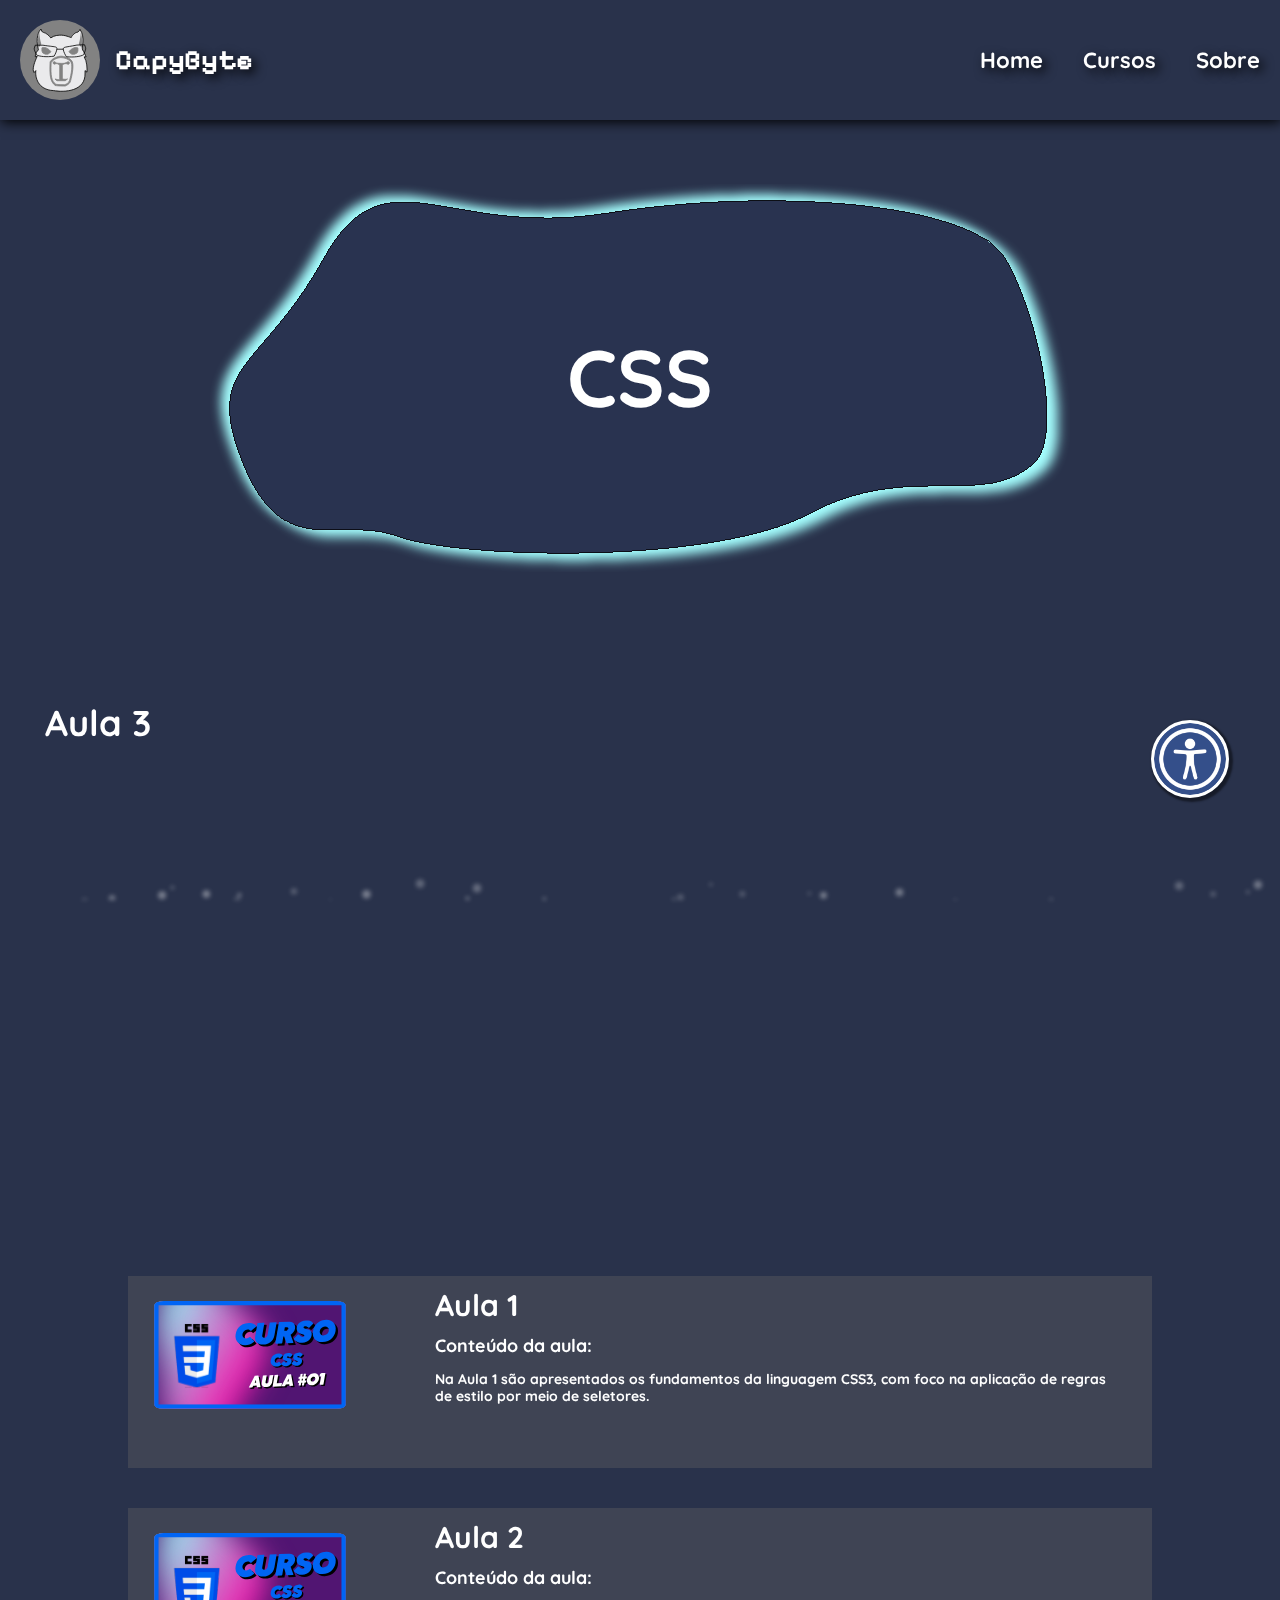
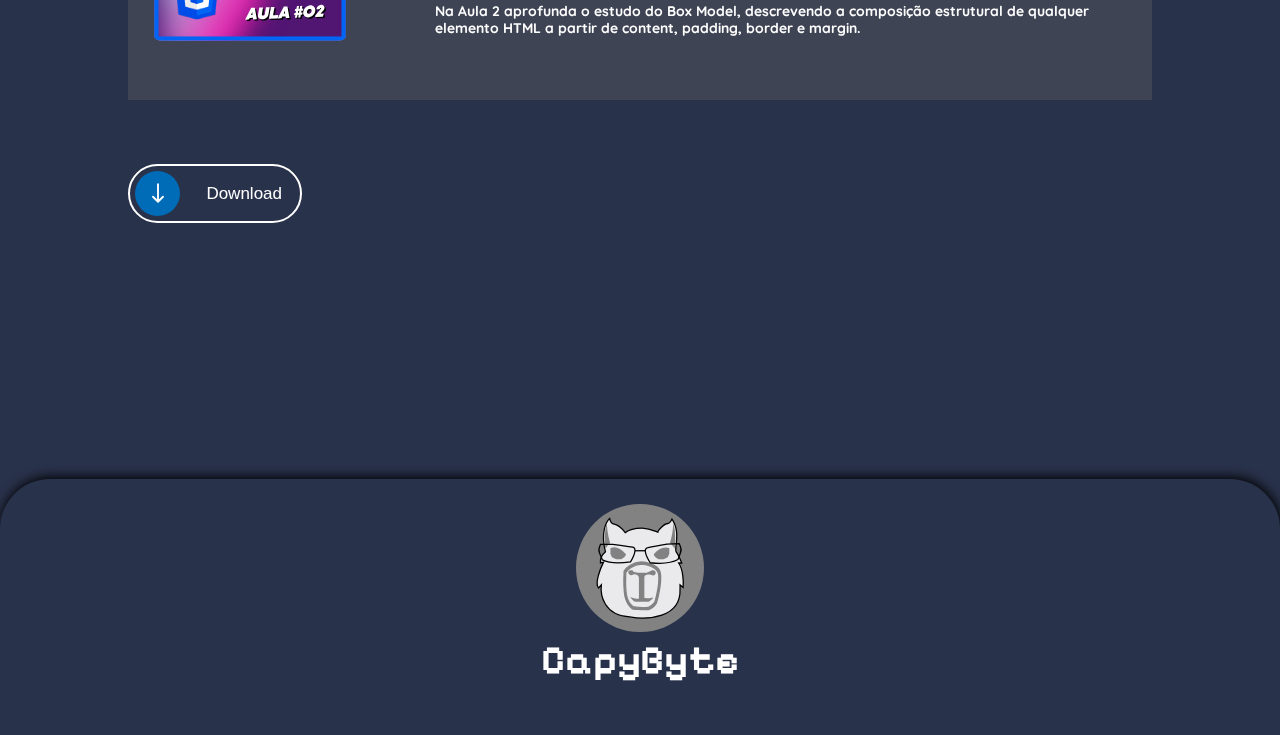
<file: Aulas/CSS/CSS3.html>
<!DOCTYPE html>
<html lang="pt-BR">

<head>
  <meta charset="UTF-8">
  <meta name="viewport" content="width=device-width, initial-scale=1.0">
  <title>CapyByte</title>
  <link rel="stylesheet" href="../../CSS/aulas.css">
  <link rel="stylesheet" href="../../CSS/contraste.css">
    <link rel="preconnect" href="https://fonts.googleapis.com">
  <link rel="preconnect" href="https://fonts.gstatic.com" crossorigin>
  <link href="https://fonts.googleapis.com/css2?family=Pixelify+Sans:wght@400..700&display=swap" rel="stylesheet">
<link href="https://fonts.googleapis.com/css2?family=Lexend+Peta:wght@100..900&family=Quicksand:wght@300..700&display=swap" rel="stylesheet">
  <link rel="shortcut icon" href="../../img/Logo1.svg" type="image/x-icon">
  
</head>

<body>
  
<!-- Navbar -->
  <header class="navbar">
    <div class="nav-container">
      <div class="brand">
        <img src="../../img/Logo1.svg" alt="Logo ">
        <span class="brand-name">CapyByte</span>
      </div>
      <nav class="nav-links">
        <a href="../../index.html">Home</a>
        <a href="../../cursos.html">Cursos</a>
        <a href="../../Sobre.html">Sobre</a>
      </nav>
    </div>
  </header>

       <!-- Acessibilidade -->
    <div tabindex="0" role="button" id="myDropdownBtn" ><img class="acessibilidade" src="../../img/acessibilidade.png" alt="">
    <div class="dropdown-content" id="myDropdownMenu">
    <a href="#" id="altoContraste" role="button" aria-pressed="false">Alto Contraste</a>
    <a href="#" id="aumentarFonte" role="button" aria-disabled="false">Aumentar Fonte</a>
    <a href="#" id="diminuirFonte" role="button" aria-disabled="false">Diminuir Fonte</a>
  </div>
    </div>

   <div class="fundo-titulo-aula">
  <div class="div-img-titulo">
    <img src="../../img/fundo-titulo-aula.svg" alt="" class="img-fundo-video">
    <div class="titulo-curso">
      <h1>CSS</h1>
    </div>
  </div>
</div>

  
  <div class="conteudo">
      
  <div class="aula">
        <h1>Aula 3</h1>
      </div>
        
 <div id="container_video">
      <iframe width="560" height="315" src="https://www.youtube.com/embed/94tTsI5RlVU?si=mZB80CFujqmXzlJc" title="YouTube video player" frameborder="0" allow="accelerometer; autoplay; clipboard-write; encrypted-media; gyroscope; picture-in-picture; web-share" referrerpolicy="strict-origin-when-cross-origin" allowfullscreen></iframe>
    </div>

<div class="proxaulas">

  <a href="CSS.html">
    <div class="slot">
      <div class="image-video">
        <img src="../../img/CSS-IMGS/1.svg" alt=""  >
        </div>
  
      <div class="infos-aula">
        <h2>Aula 1</h2>
        <div class="descrição"><h2>Conteúdo da aula: <h3>Na Aula 1 são apresentados os fundamentos da linguagem CSS3, com foco na aplicação de regras de estilo por meio de seletores.</h3> </h2></div>
      </div>
    </div>
    </a>

  <br><br>

  <a href="CSS2.html">
    <div class="slot">
      <div class="image-video">
        <img src="../../img/CSS-IMGS/2.svg" alt=""  >
        </div>
  
      <div class="infos-aula">
        <h2>Aula 2</h2>
        <div class="descrição"><h2>Conteúdo da aula: <h3>Na Aula 2 aprofunda o estudo do Box Model, descrevendo a composição estrutural de qualquer elemento HTML a partir de content, padding, border e margin.</h3> </h2></div>
      </div>
    </div>
  </a>



</div>

<a href="https://docs.google.com/uc?export=download&id=1bVC2SgxMWWrHWi2__2T9uoN4DHiSXWbq" download>
  <div class="botão-pdf">
      <!-- From Uiverse.io by Na3ar-17 --> 
      <div class="container-download">
        <label class="label">
          <span class="circle">
            <svg
              class="icon"
              aria-hidden="true"
              xmlns="http://www.w3.org/2000/svg"
              fill="none"
              viewBox="0 0 24 24"
            >
              <path
                stroke="currentColor"
                stroke-linecap="round"
                stroke-linejoin="round"
                stroke-width="1.5"
                d="M12 19V5m0 14-4-4m4 4 4-4"
              ></path>
            </svg>
            <div class="square"></div>
          </span>
          <p class="title">Download</p>
          <p class="title">Baixado</p>
        </label>
      </div>
  </div>
</a>
<canvas id="particleCanvas" aria-hidden="true"></canvas>
</div>

<!-- Footer -->
  <footer>
    <div class="Footer">
     <div class="meioPorra">
      <a href="../../index.html" class="link-foto">  <img id="foto-footer" src="../../img/Logo1.svg" alt="Logo "></a>
        
      </div>
      <div class="name-footer">
      <span class="brand-name2">CapyByte</span>
    </div>
  </footer>
  <script src="../../particleaula.js"></script>
  <script src="../../scriptdrop.js"></script>
</body>

</html>
</file>
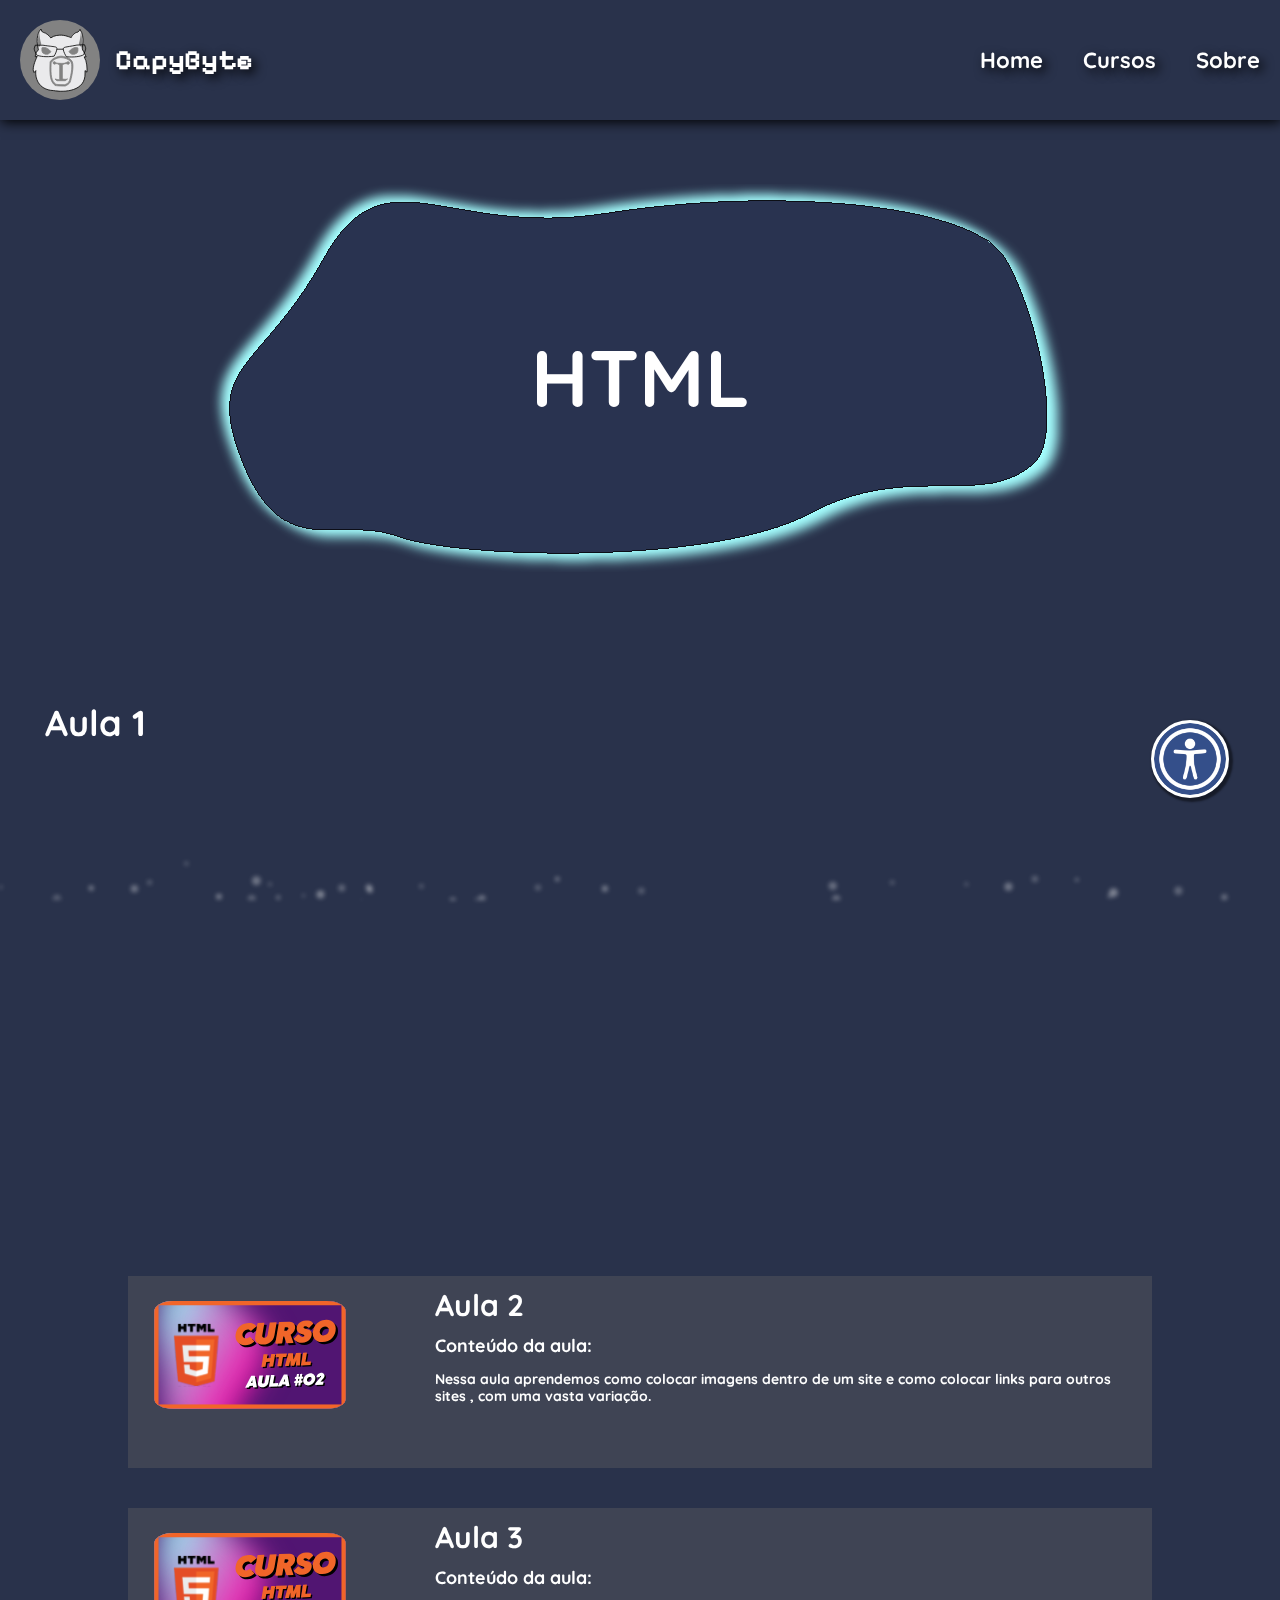
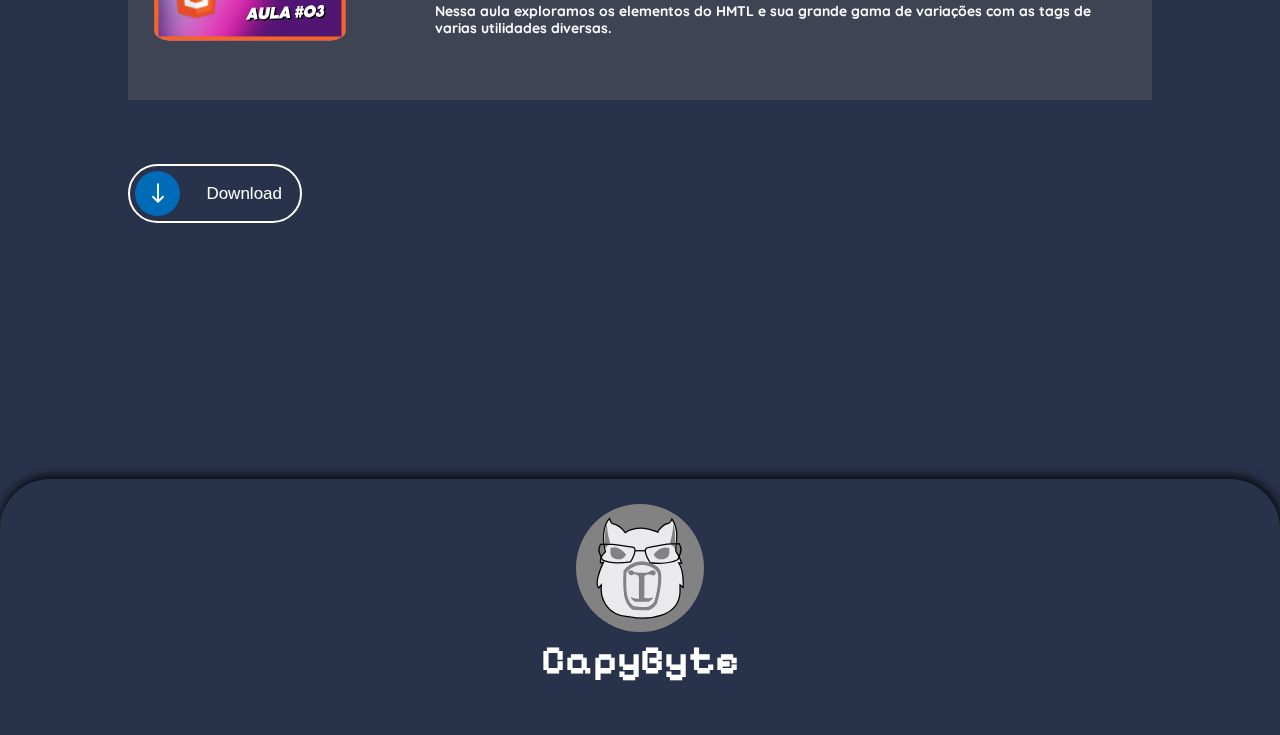
<file: Aulas/HTML/HTML.html>
<!DOCTYPE html>
<html lang="pt-BR">

<head>
  <meta charset="UTF-8">
  <meta name="viewport" content="width=device-width, initial-scale=1.0">
  <title>CapyByte</title>
  <link rel="stylesheet" href="../../CSS/aulas.css">
  <link rel="stylesheet" href="../../CSS/contraste.css">
    <link rel="preconnect" href="https://fonts.googleapis.com">
  <link rel="preconnect" href="https://fonts.gstatic.com" crossorigin>
  <link href="https://fonts.googleapis.com/css2?family=Pixelify+Sans:wght@400..700&display=swap" rel="stylesheet">
<link href="https://fonts.googleapis.com/css2?family=Lexend+Peta:wght@100..900&family=Quicksand:wght@300..700&display=swap" rel="stylesheet">
  <link rel="shortcut icon" href="../../img/Logo1.svg" type="image/x-icon">
  
</head>

<body>
  
<!-- Navbar -->
  <header class="navbar">
    <div class="nav-container">
      <div class="brand">
        <img src="../../img/Logo1.svg" alt="Logo ">
        <span class="brand-name">CapyByte</span>
      </div>
      <nav class="nav-links">
        <a href="../../index.html">Home</a>
        <a href="../../cursos.html">Cursos</a>
        <a href="../../Sobre.html">Sobre</a>
      </nav>
    </div>
  </header>

       <!-- Acessibilidade -->
    <div tabindex="0" role="button" id="myDropdownBtn" ><img class="acessibilidade" src="../../img/acessibilidade.png" alt="">
    <div class="dropdown-content" id="myDropdownMenu">
    <a href="#" id="altoContraste" role="button" aria-pressed="false">Alto Contraste</a>
    <a href="#" id="aumentarFonte" role="button" aria-disabled="false">Aumentar Fonte</a>
    <a href="#" id="diminuirFonte" role="button" aria-disabled="false">Diminuir Fonte</a>
  </div>
    </div>

   <div class="fundo-titulo-aula">
  <div class="div-img-titulo">
    <img src="../../img/fundo-titulo-aula.svg" alt="" class="img-fundo-video">
    <div class="titulo-curso">
      <h1>HTML</h1>
    </div>
  </div>
</div>

  
  <div class="conteudo">
      
  <div class="aula">
        <h1>Aula 1</h1>
      </div>
        
 <div id="container_video">
      <iframe width="560" height="315" src="https://www.youtube.com/embed/qz6WNTE2pBY"
        title="YouTube video player" frameborder="0"
        allow="accelerometer; autoplay; clipboard-write; encrypted-media; gyroscope; picture-in-picture; web-share"
        referrerpolicy="strict-origin-when-cross-origin" allowfullscreen></iframe>
    </div>

<div class="proxaulas">

  <a href="HTML2.html">
  <div class="slot">
    <div class="image-video">
      <img src="../../img/HTML-IMGs/2.svg" alt="" style="border-radius: 10%; width: 15vw; height: auto;" >
      </div>

    <div class="infos-aula">
      <h2>Aula 2</h2>
      <div class="descrição"><h2>Conteúdo da aula: <h3>Nessa aula aprendemos como colocar imagens dentro de um site e como colocar links para outros sites , com uma vasta variação.</h3> </h2></div>
    </div>
  </div>
</a>

  <br><br>

    <a href="HTML3.html">
    <div class="slot">
    <div class="image-video">
      <img src="../../img/HTML-IMGs/3.svg" alt="" style="border-radius: 10%; width: 15vw; height: auto;" >
      </div>

    <div class="infos-aula">
      <h2>Aula 3</h2>
      <div class="descrição"><h2>Conteúdo da aula: <h3>Nessa aula exploramos os elementos do HMTL e sua grande gama de variações com as tags de varias utilidades diversas.</h3> </h2></div>
    </div>
  </div>
  </a>


</div>

<a href="https://docs.google.com/uc?export=download&id=1Er34uoDW8MP_cLO7-C032yToWqum_Qwx" download>
  <div class="botão-pdf">
      <!-- From Uiverse.io by Na3ar-17 --> 
      <div class="container-download">
        <label class="label">
          <span class="circle">
            <svg
              class="icon"
              aria-hidden="true"
              xmlns="http://www.w3.org/2000/svg"
              fill="none"
              viewBox="0 0 24 24"
            >
              <path
                stroke="currentColor"
                stroke-linecap="round"
                stroke-linejoin="round"
                stroke-width="1.5"
                d="M12 19V5m0 14-4-4m4 4 4-4"
              ></path>
            </svg>
            <div class="square"></div>
          </span>
          <p class="title">Download</p>
          <p class="title">Baixado</p>
        </label>
      </div>
  </div>
</a>


</div>
<canvas id="particleCanvas" aria-hidden="true"></canvas>
</div>

<!-- Footer -->
  <footer>
    <div class="Footer">
     <div class="meioPorra">
      <a href="../../index.html" class="link-foto">  <img id="foto-footer" src="../../img/Logo1.svg" alt="Logo "></a>
        
      </div>
      <div class="name-footer">
      <span class="brand-name2">CapyByte</span>
    </div>
  </footer>
  <script src="../../particleaula.js"></script>
  <script src="../../scriptdrop.js"></script>
</body>

</html>
</file>
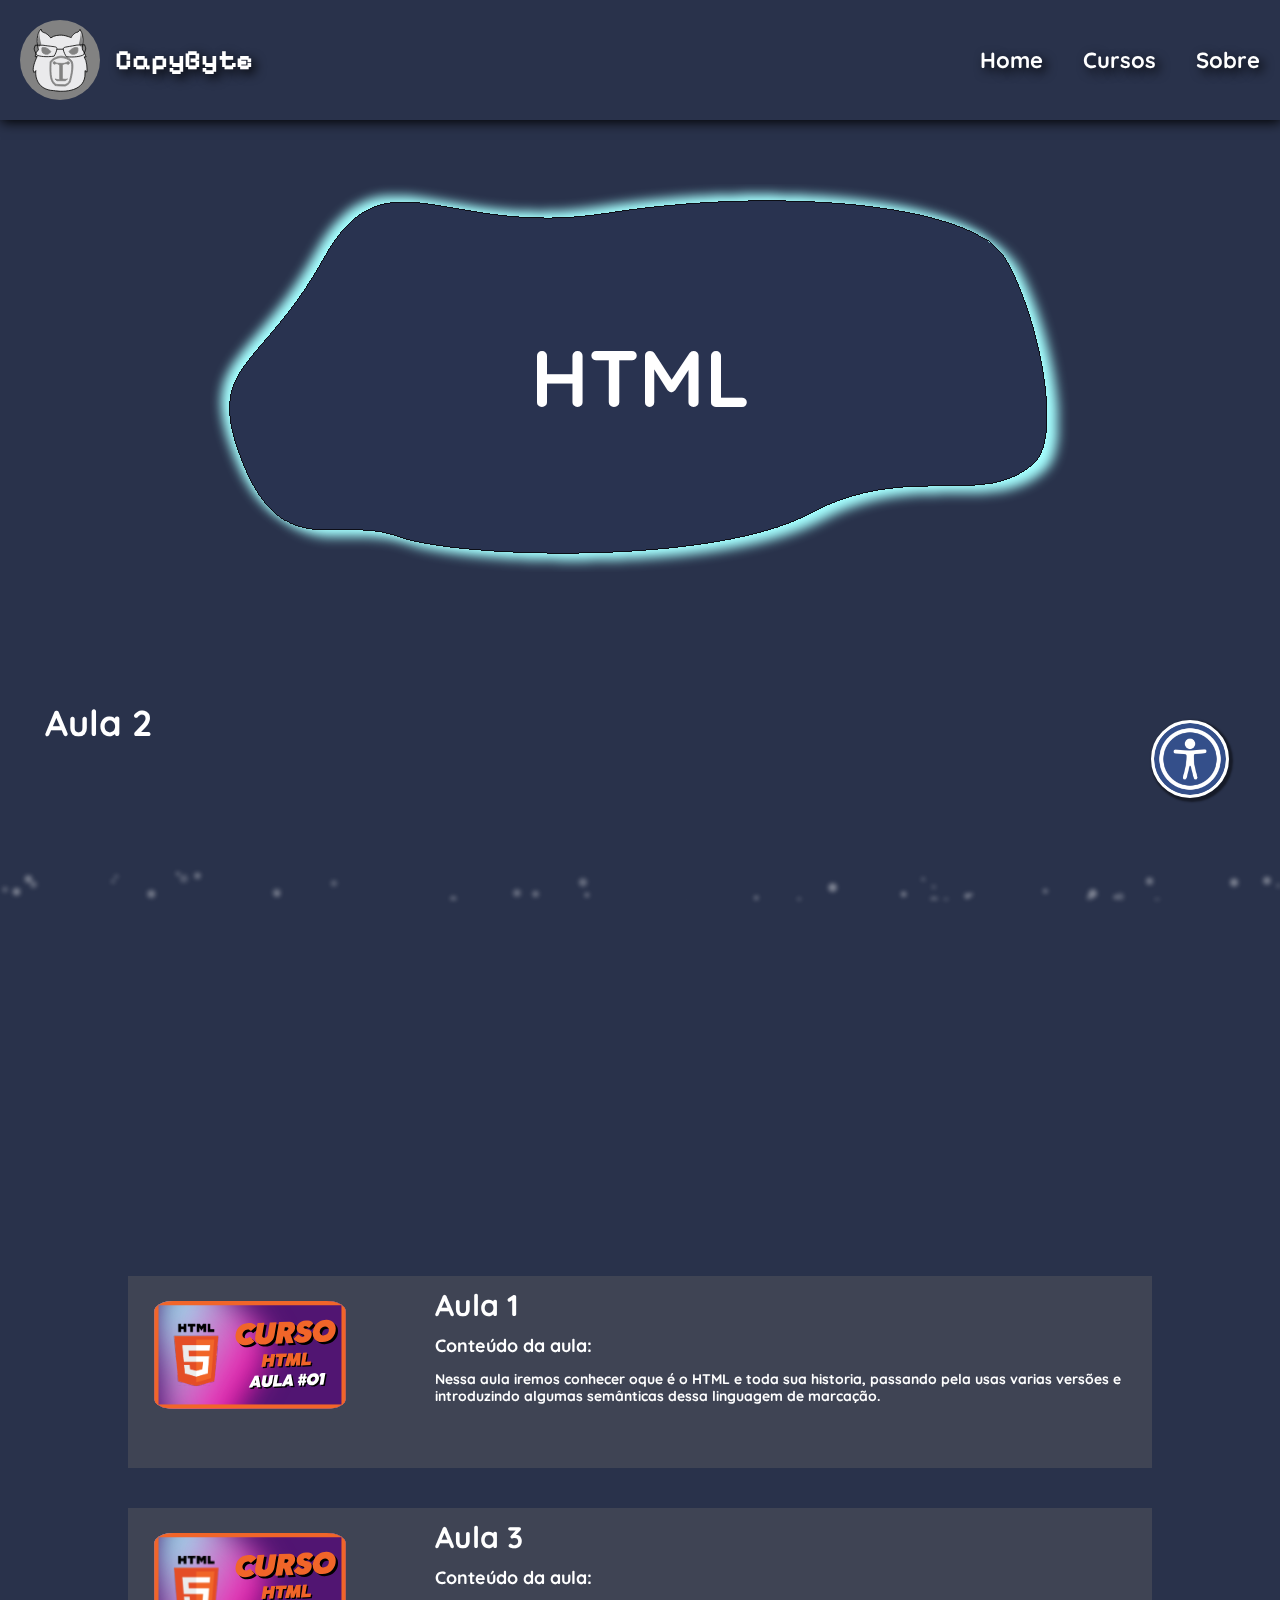
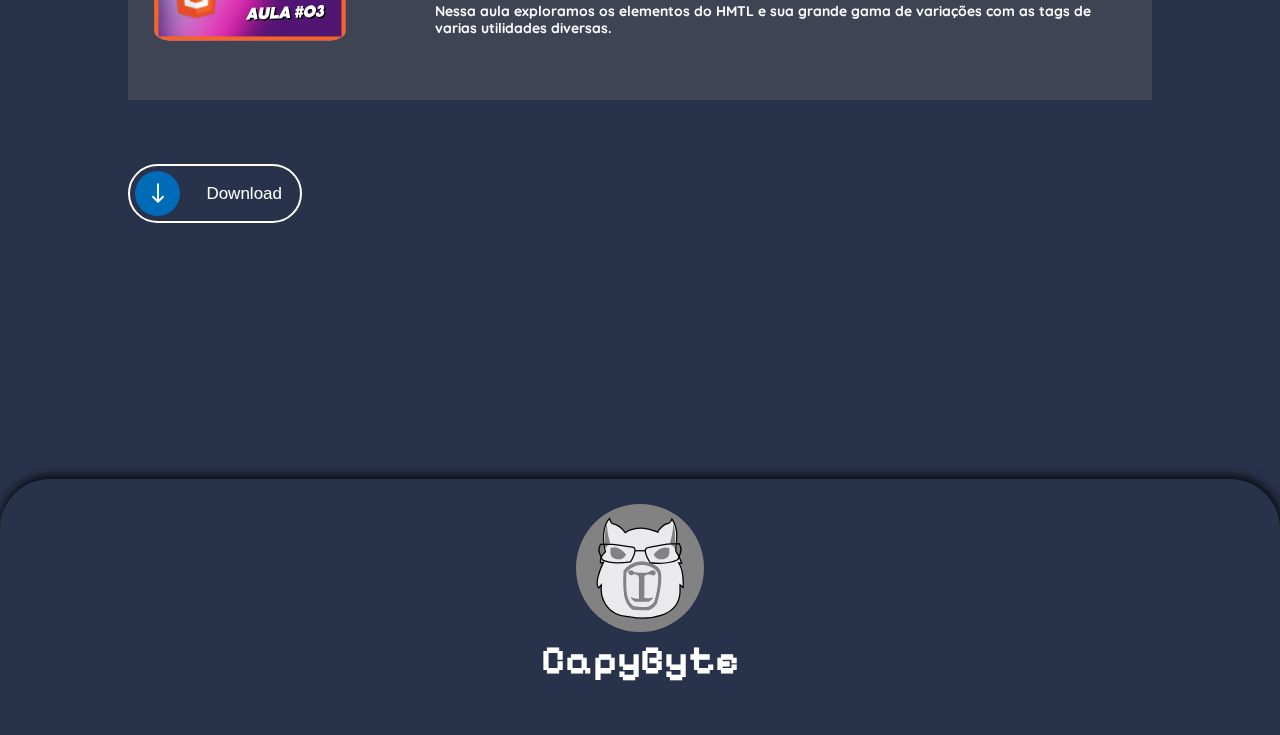
<file: Aulas/HTML/HTML2.html>
<!DOCTYPE html>
<html lang="pt-BR">

<head>
  <meta charset="UTF-8">
  <meta name="viewport" content="width=device-width, initial-scale=1.0">
  <title>CapyByte</title>
  <link rel="stylesheet" href="../../CSS/aulas.css">
  <link rel="stylesheet" href="../../CSS/contraste.css">
    <link rel="preconnect" href="https://fonts.googleapis.com">
  <link rel="preconnect" href="https://fonts.gstatic.com" crossorigin>
  <link href="https://fonts.googleapis.com/css2?family=Pixelify+Sans:wght@400..700&display=swap" rel="stylesheet">
<link href="https://fonts.googleapis.com/css2?family=Lexend+Peta:wght@100..900&family=Quicksand:wght@300..700&display=swap" rel="stylesheet">
  <link rel="shortcut icon" href="../../img/Logo1.svg" type="image/x-icon">
  
</head>

<body>
  
<!-- Navbar -->
  <header class="navbar">
    <div class="nav-container">
      <div class="brand">
        <img src="../../img/Logo1.svg" alt="Logo ">
        <span class="brand-name">CapyByte</span>
      </div>
      <nav class="nav-links">
        <a href="../../index.html">Home</a>
        <a href="../../cursos.html">Cursos</a>
        <a href="../../Sobre.html">Sobre</a>
      </nav>
    </div>
  </header>

       <!-- Acessibilidade -->
    <div tabindex="0" role="button" id="myDropdownBtn" ><img class="acessibilidade" src="../../img/acessibilidade.png" alt="">
    <div class="dropdown-content" id="myDropdownMenu">
    <a href="#" id="altoContraste" role="button" aria-pressed="false">Alto Contraste</a>
    <a href="#" id="aumentarFonte" role="button" aria-disabled="false">Aumentar Fonte</a>
    <a href="#" id="diminuirFonte" role="button" aria-disabled="false">Diminuir Fonte</a>
  </div>
    </div>

   <div class="fundo-titulo-aula">
  <div class="div-img-titulo">
    <img src="../../img/fundo-titulo-aula.svg" alt="" class="img-fundo-video">
    <div class="titulo-curso">
      <h1>HTML</h1>
    </div>
  </div>
</div>

  
  <div class="conteudo">
      
  <div class="aula">
        <h1>Aula 2</h1>
      </div>
        
 <div id="container_video">
      <iframe width="560" height="315" src="https://www.youtube.com/embed/bq4JswszpXk?si=P11gGlDlacZHp8cp" title="YouTube video player" frameborder="0" allow="accelerometer; autoplay; clipboard-write; encrypted-media; gyroscope; picture-in-picture; web-share" referrerpolicy="strict-origin-when-cross-origin" allowfullscreen></iframe>
    </div>

<div class="proxaulas">

  <a href="">
  <div class="slot">
    <div class="image-video">
      <img src="../../img/HTML-IMGs/1.svg" alt="" style="border-radius: 10%; width: 15vw; height: auto;" >
      </div>

    <div class="infos-aula">
      <h2>Aula 1</h2>
      <div class="descrição"><h2>Conteúdo da aula: <h3>Nessa aula iremos conhecer oque é o HTML e toda sua historia, passando pela usas varias versões e introduzindo algumas semânticas dessa linguagem de marcação.</h3> </h2></div>
    </div>
  </div>
</a>

  <br><br>

    <a href="">
    <div class="slot">
    <div class="image-video">
      <img src="../../img/HTML-IMGs/3.svg" alt="" style="border-radius: 10%; width: 15vw; height: auto;" >
      </div>

    <div class="infos-aula">
      <h2>Aula 3</h2>
      <div class="descrição"><h2>Conteúdo da aula: <h3>Nessa aula exploramos os elementos do HMTL e sua grande gama de variações com as tags de varias utilidades diversas.</h3> </h2></div>
    </div>
  </div>
  </a>


</div>

<a href="https://docs.google.com/uc?export=download&id=1q1Wf4uxhRlnE7JWOFnyFW4Sk28SWJr4f" download>
  <div class="botão-pdf">
      <!-- From Uiverse.io by Na3ar-17 --> 
      <div class="container-download">
        <label class="label">
          <span class="circle">
            <svg
              class="icon"
              aria-hidden="true"
              xmlns="http://www.w3.org/2000/svg"
              fill="none"
              viewBox="0 0 24 24"
            >
              <path
                stroke="currentColor"
                stroke-linecap="round"
                stroke-linejoin="round"
                stroke-width="1.5"
                d="M12 19V5m0 14-4-4m4 4 4-4"
              ></path>
            </svg>
            <div class="square"></div>
          </span>
          <p class="title">Download</p>
          <p class="title">Baixado</p>
        </label>
      </div>
  </div>
</a>

</div>
<canvas id="particleCanvas" aria-hidden="true"></canvas>
</div>

<!-- Footer -->
  <footer>
    <div class="Footer">
     <div class="meioPorra">
      <a href="../../index.html" class="link-foto">  <img id="foto-footer" src="../../img/Logo1.svg" alt="Logo "></a>
        
      </div>
      <div class="name-footer">
      <span class="brand-name2">CapyByte</span>
    </div>
  </footer>
  <script src="../../particleaula.js"></script>
  <script src="../../scriptdrop.js"></script>
</body>

</html>
</file>
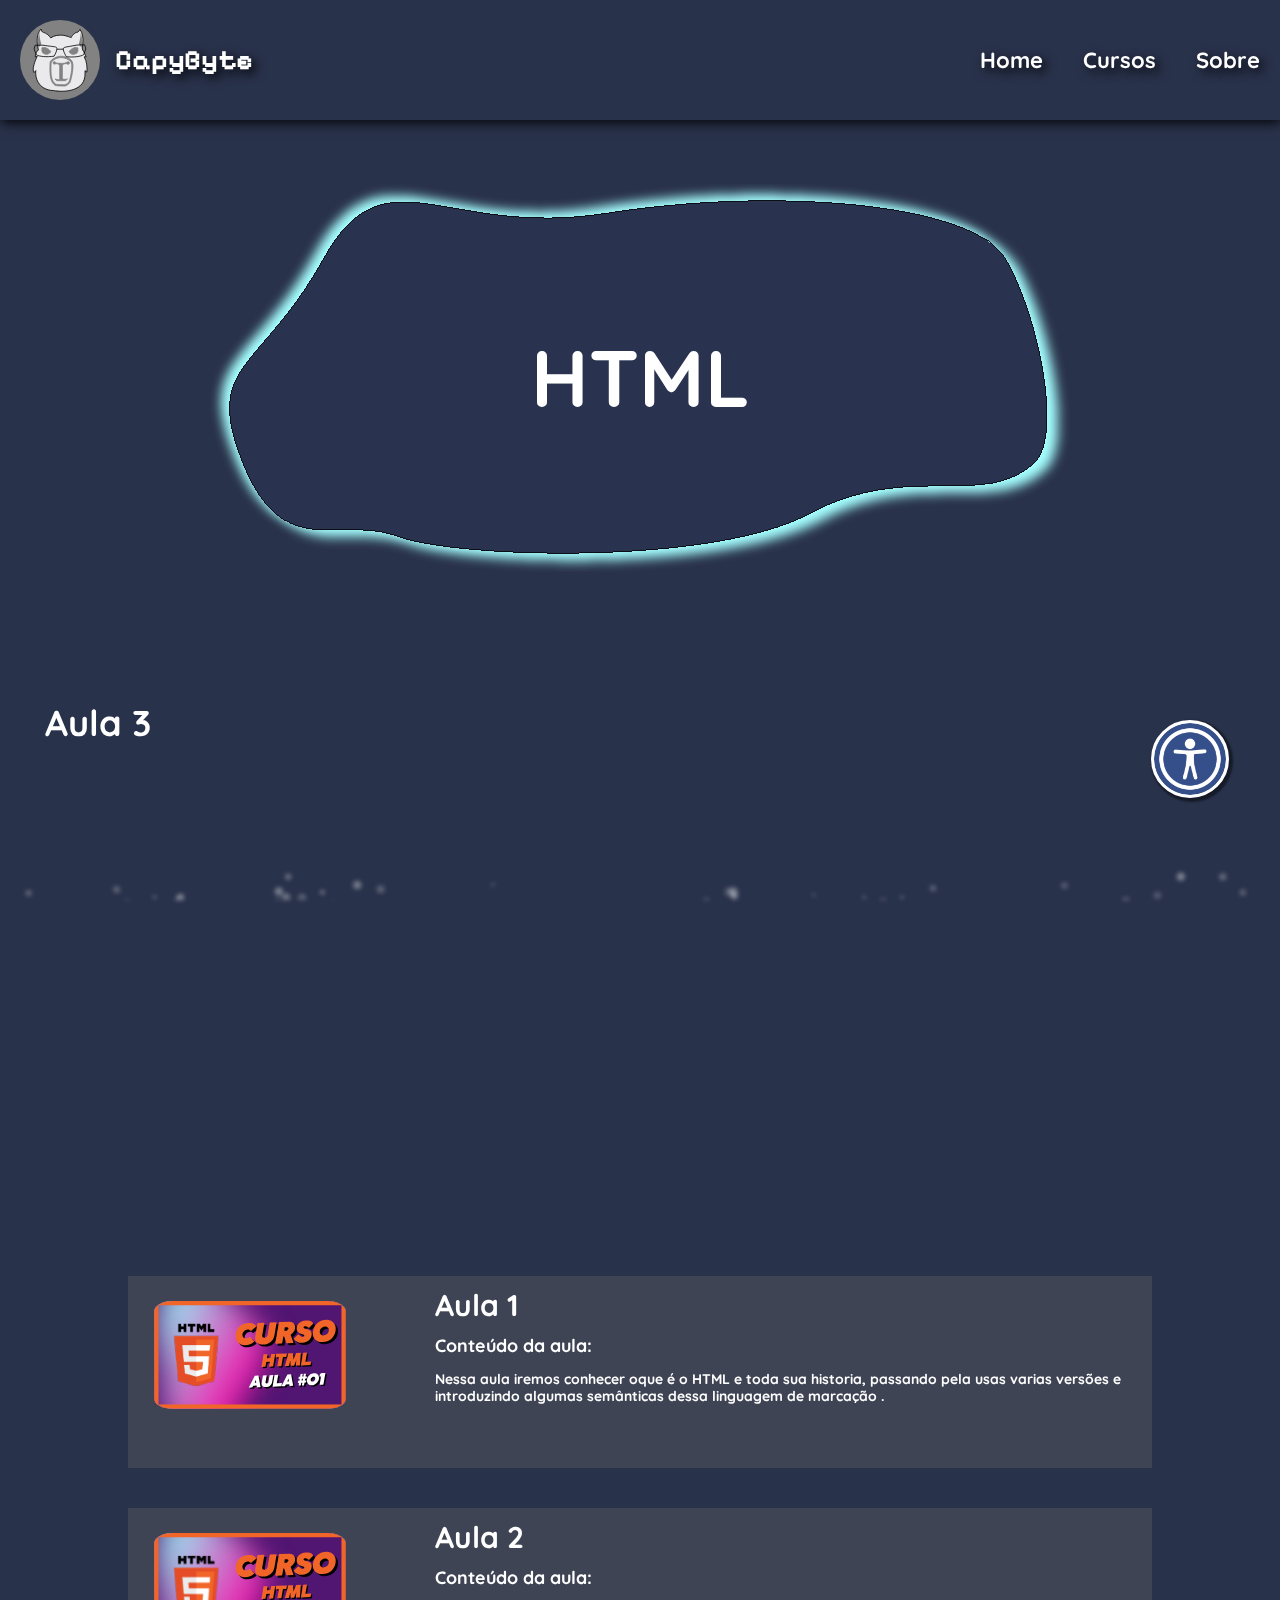
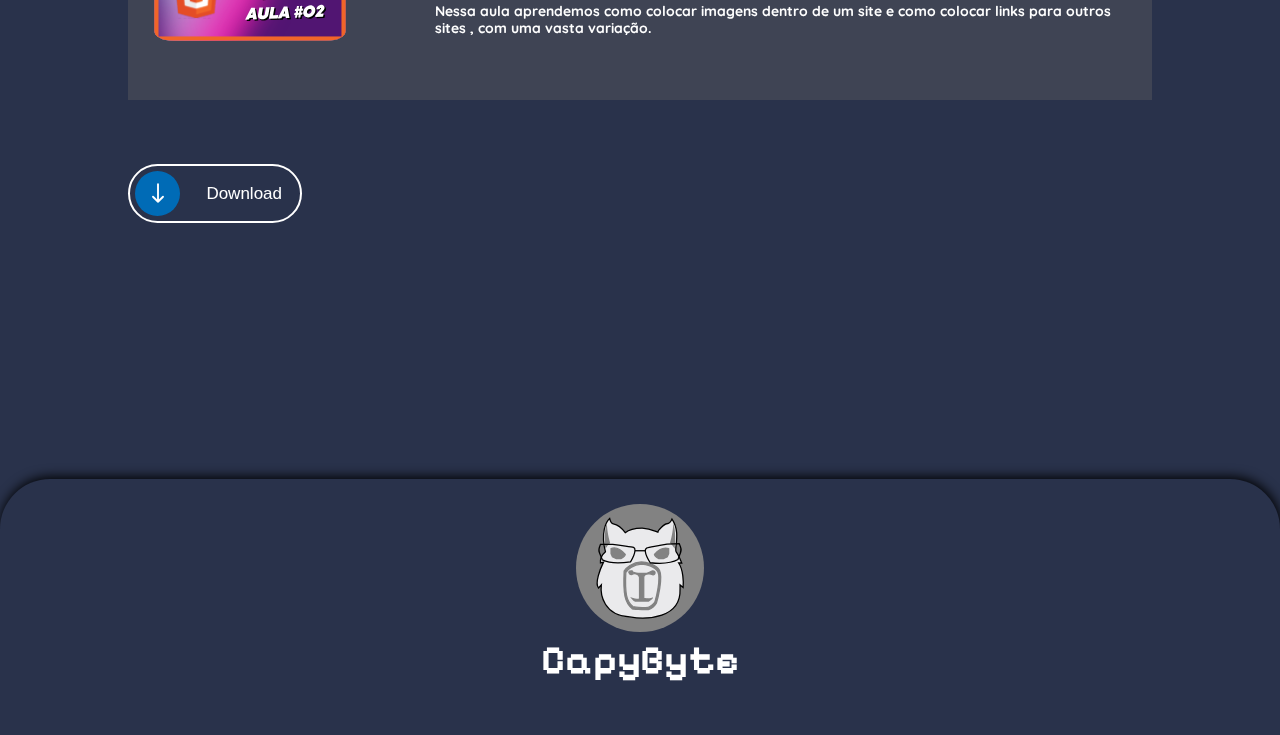
<file: Aulas/HTML/HTML3.html>
<!DOCTYPE html>
<html lang="pt-BR">

<head>
  <meta charset="UTF-8">
  <meta name="viewport" content="width=device-width, initial-scale=1.0">
  <title>CapyByte</title>
  <link rel="stylesheet" href="../../CSS/aulas.css">
  <link rel="stylesheet" href="../../CSS/contraste.css">
    <link rel="preconnect" href="https://fonts.googleapis.com">
  <link rel="preconnect" href="https://fonts.gstatic.com" crossorigin>
  <link href="https://fonts.googleapis.com/css2?family=Pixelify+Sans:wght@400..700&display=swap" rel="stylesheet">
<link href="https://fonts.googleapis.com/css2?family=Lexend+Peta:wght@100..900&family=Quicksand:wght@300..700&display=swap" rel="stylesheet">
  <link rel="shortcut icon" href="../../img/Logo1.svg" type="image/x-icon">
  
</head>

<body>
  
<!-- Navbar -->
  <header class="navbar">
    <div class="nav-container">
      <div class="brand">
        <img src="../../img/Logo1.svg" alt="Logo ">
        <span class="brand-name">CapyByte</span>
      </div>
      <nav class="nav-links">
        <a href="../../index.html">Home</a>
        <a href="../../cursos.html">Cursos</a>
        <a href="../../Sobre.html">Sobre</a>
      </nav>
    </div>
  </header>

       <!-- Acessibilidade -->
    <div tabindex="0" role="button" id="myDropdownBtn" ><img class="acessibilidade" src="../../img/acessibilidade.png" alt="">
    <div class="dropdown-content" id="myDropdownMenu">
    <a href="#" id="altoContraste" role="button" aria-pressed="false">Alto Contraste</a>
    <a href="#" id="aumentarFonte" role="button" aria-disabled="false">Aumentar Fonte</a>
    <a href="#" id="diminuirFonte" role="button" aria-disabled="false">Diminuir Fonte</a>
  </div>
    </div>

   <div class="fundo-titulo-aula">
  <div class="div-img-titulo">
    <img src="../../img/fundo-titulo-aula.svg" alt="" class="img-fundo-video">
    <div class="titulo-curso">
      <h1>HTML</h1>
    </div>
  </div>
</div>

  
  <div class="conteudo">
      
  <div class="aula">
        <h1>Aula 3</h1>
      </div>
        
 <div id="container_video">
      <iframe width="560" height="315" src="https://www.youtube.com/embed/9Pbkbiy-uLk?si=pI_qg3991QTzQdA4" title="YouTube video player" frameborder="0" allow="accelerometer; autoplay; clipboard-write; encrypted-media; gyroscope; picture-in-picture; web-share" referrerpolicy="strict-origin-when-cross-origin" allowfullscreen></iframe>
    </div>

<div class="proxaulas">

  <a href="">
  <div class="slot">
    <div class="image-video">
      <img src="../../img/HTML-IMGs/1.svg" alt="" style="border-radius: 10%; width: 15vw; height: auto;" >
      </div>

    <div class="infos-aula">
      <h2>Aula 1</h2>
      <div class="descrição"><h2>Conteúdo da aula: <h3>Nessa aula iremos conhecer oque é o HTML e toda sua historia, passando pela usas varias versões e introduzindo algumas semânticas dessa linguagem de marcação .</h3> </h2></div>
    </div>
  </div>
</a>

  <br><br>

    <a href="">
    <div class="slot">
    <div class="image-video">
      <img src="../../img/HTML-IMGs/2.svg" alt="" style="border-radius: 10%; width: 15vw; height: auto;" >
      </div>

    <div class="infos-aula">
      <h2>Aula 2</h2>
      <div class="descrição"><h2>Conteúdo da aula: <h3>Nessa aula aprendemos como colocar imagens dentro de um site e como colocar links para outros sites , com uma vasta variação.</h3> </h2></div>
    </div>
  </div>
  </a>


</div>

<a href="https://docs.google.com/uc?export=download&id=1Rw8njmqTaasV5dCVYrsmgr3i9eSwBYHL" download>
  <div class="botão-pdf">
      <!-- From Uiverse.io by Na3ar-17 --> 
      <div class="container-download">
        <label class="label">
          <span class="circle">
            <svg
              class="icon"
              aria-hidden="true"
              xmlns="http://www.w3.org/2000/svg"
              fill="none"
              viewBox="0 0 24 24"
            >
              <path
                stroke="currentColor"
                stroke-linecap="round"
                stroke-linejoin="round"
                stroke-width="1.5"
                d="M12 19V5m0 14-4-4m4 4 4-4"
              ></path>
            </svg>
            <div class="square"></div>
          </span>
          <p class="title">Download</p>
          <p class="title">Baixado</p>
        </label>
      </div>
  </div>
</a>
<canvas id="particleCanvas" aria-hidden="true"></canvas>
</div>

<!-- Footer -->
  <footer>
    <div class="Footer">
     <div class="meioPorra">
      <a href="../../index.html" class="link-foto">  <img id="foto-footer" src="../../img/Logo1.svg" alt="Logo "></a>
        
      </div>
      <div class="name-footer">
      <span class="brand-name2">CapyByte</span>
    </div>
  </footer>
  <script src="../../particleaula.js"></script>
  <script src="../../scriptdrop.js"></script>
</body>

</html>
</file>
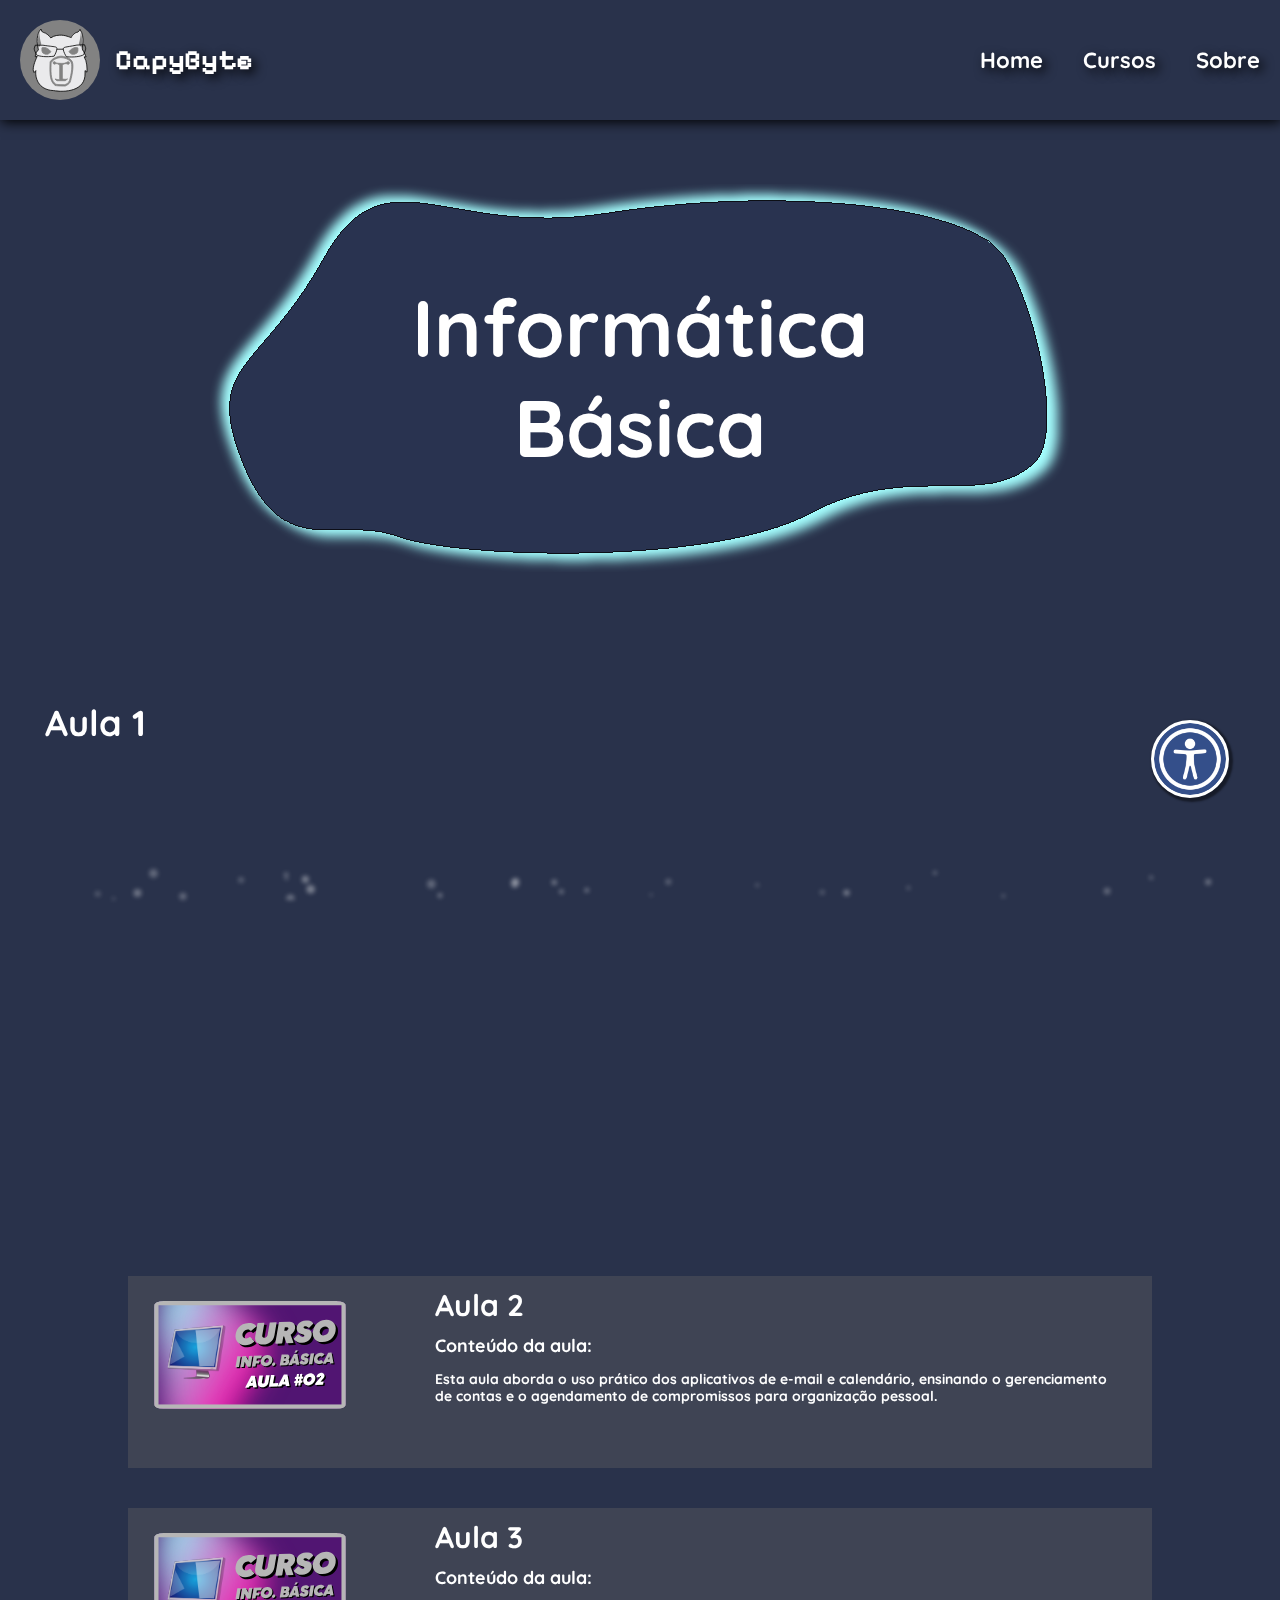
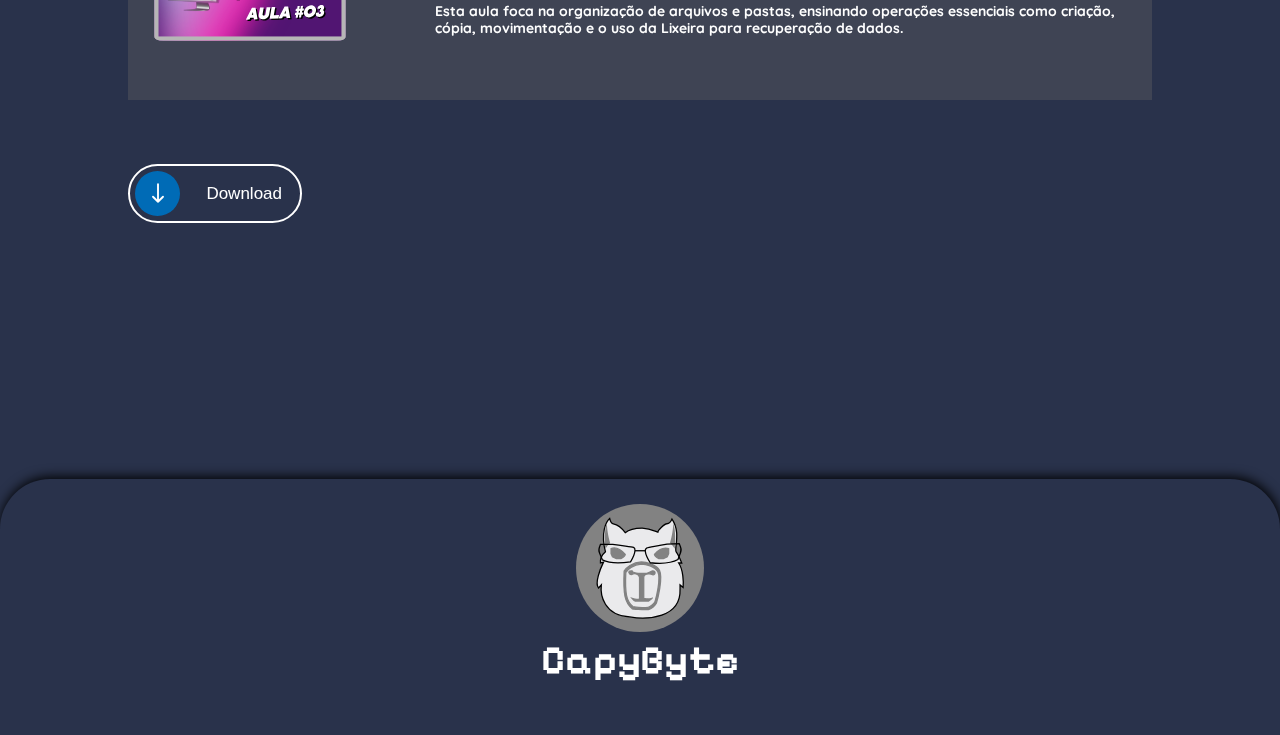
<file: Aulas/infob/infob.html>
<!DOCTYPE html>
<html lang="pt-BR">

<head>
  <meta charset="UTF-8">
  <meta name="viewport" content="width=device-width, initial-scale=1.0">
  <title>CapyByte</title>
  <link rel="stylesheet" href="../../CSS/aulas.css">
  <link rel="stylesheet" href="../../CSS/contraste.css">
    <link rel="preconnect" href="https://fonts.googleapis.com">
  <link rel="preconnect" href="https://fonts.gstatic.com" crossorigin>
  <link href="https://fonts.googleapis.com/css2?family=Pixelify+Sans:wght@400..700&display=swap" rel="stylesheet">
<link href="https://fonts.googleapis.com/css2?family=Lexend+Peta:wght@100..900&family=Quicksand:wght@300..700&display=swap" rel="stylesheet">
  <link rel="shortcut icon" href="../../img/Logo1.svg" type="image/x-icon">
  
</head>

<body>
  
<!-- Navbar -->
  <header class="navbar">
    <div class="nav-container">
      <div class="brand">
        <img src="../../img/Logo1.svg" alt="Logo ">
        <span class="brand-name">CapyByte</span>
      </div>
      <nav class="nav-links">
        <a href="../../index.html">Home</a>
        <a href="../../cursos.html">Cursos</a>
        <a href="../../Sobre.html">Sobre</a>
      </nav>
    </div>
  </header>

       <!-- Acessibilidade -->
    <div tabindex="0" role="button" id="myDropdownBtn" ><img class="acessibilidade" src="../../img/acessibilidade.png" alt="">
    <div class="dropdown-content" id="myDropdownMenu">
    <a href="#" id="altoContraste" role="button" aria-pressed="false">Alto Contraste</a>
    <a href="#" id="aumentarFonte" role="button" aria-disabled="false">Aumentar Fonte</a>
    <a href="#" id="diminuirFonte" role="button" aria-disabled="false">Diminuir Fonte</a>
  </div>
    </div>

   <div class="fundo-titulo-aula">
  <div class="div-img-titulo">
    <img src="../../img/fundo-titulo-aula.svg" alt="" class="img-fundo-video">
    <div class="titulo-curso">
      <h1>Informática Básica</h1>
    </div>
  </div>
</div>

  
  <div class="conteudo">
      
  <div class="aula">
        <h1>Aula 1</h1>
      </div>
        
 <div id="container_video">
      <iframe width="560" height="315" src="https://www.youtube.com/embed/qz6WNTE2pBY"
        title="YouTube video player" frameborder="0"
        allow="accelerometer; autoplay; clipboard-write; encrypted-media; gyroscope; picture-in-picture; web-share"
        referrerpolicy="strict-origin-when-cross-origin" allowfullscreen></iframe>
    </div>

<div class="proxaulas">
  <a href="infob2.html">
    <div class="slot">
    <div class="image-video">
      <img src="../../img/Info-Base-IMGS/2.svg" alt=""  >
      </div>

    <div class="infos-aula">
      <h2>Aula 2</h2>
      <div class="descrição"><h2>Conteúdo da aula: <h3>Esta aula aborda o uso prático dos aplicativos de e-mail e calendário, ensinando o gerenciamento de contas e o agendamento de compromissos para organização pessoal.</h3></h2></div>
    </div>
  </div>
  </a>

  <br><br>

    <a href="infob3.html">
    <div class="slot">
    <div class="image-video">
      <img src="../../img/Info-Base-IMGS/3.svg" alt=""  >
      </div>

    <div class="infos-aula">
      <h2>Aula 3</h2>
      <div class="descrição"><h2>Conteúdo da aula: <h3>Esta aula foca na organização de arquivos e pastas, ensinando operações essenciais como criação, cópia, movimentação e o uso da Lixeira para recuperação de dados.</h3> </h2></div>
    </div>
  </div>
</a>




</div>

<a href="https://docs.google.com/uc?export=download&id=17SFOE18YowAZVjtJjapmxdlbaxNRlbNE" download>
  <div class="botão-pdf">
      <!-- From Uiverse.io by Na3ar-17 --> 
      <div class="container-download">
        <label class="label">
          <span class="circle">
            <svg
              class="icon"
              aria-hidden="true"
              xmlns="http://www.w3.org/2000/svg"
              fill="none"
              viewBox="0 0 24 24"
            >
              <path
                stroke="currentColor"
                stroke-linecap="round"
                stroke-linejoin="round"
                stroke-width="1.5"
                d="M12 19V5m0 14-4-4m4 4 4-4"
              ></path>
            </svg>
            <div class="square"></div>
          </span>
          <p class="title">Download</p>
          <p class="title">Baixado</p>
        </label>
      </div>
  </div>
</a>
<canvas id="particleCanvas" aria-hidden="true"></canvas>
</div>

<!-- Footer -->
  <footer>
    <div class="Footer">
     <div class="meioPorra">
      <a href="../../index.html" class="link-foto">  <img id="foto-footer" src="../../img/Logo1.svg" alt="Logo "></a>
        
      </div>
      <div class="name-footer">
      <span class="brand-name2">CapyByte</span>
    </div>
  </footer>
  <script src="../../particleaula.js"></script>
  <script src="../../scriptdrop.js"></script>
</body>

</html>
</file>
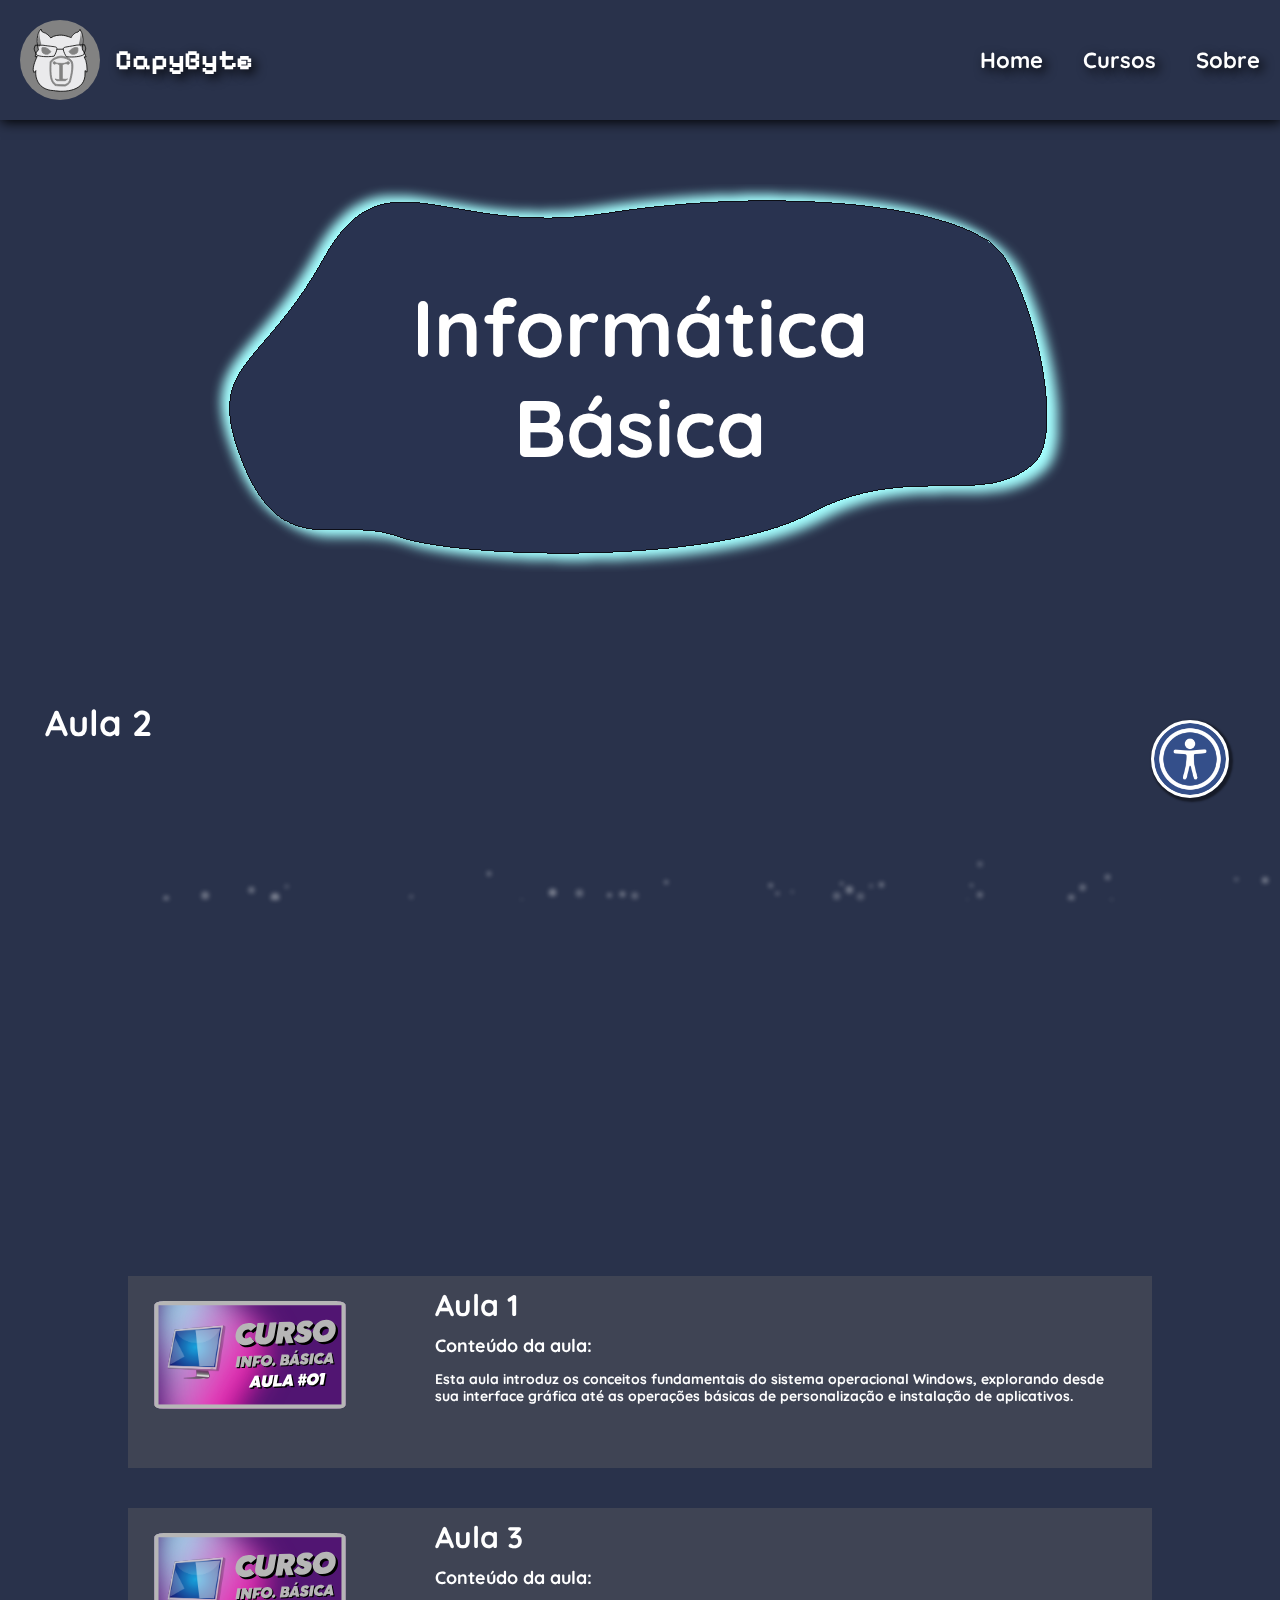
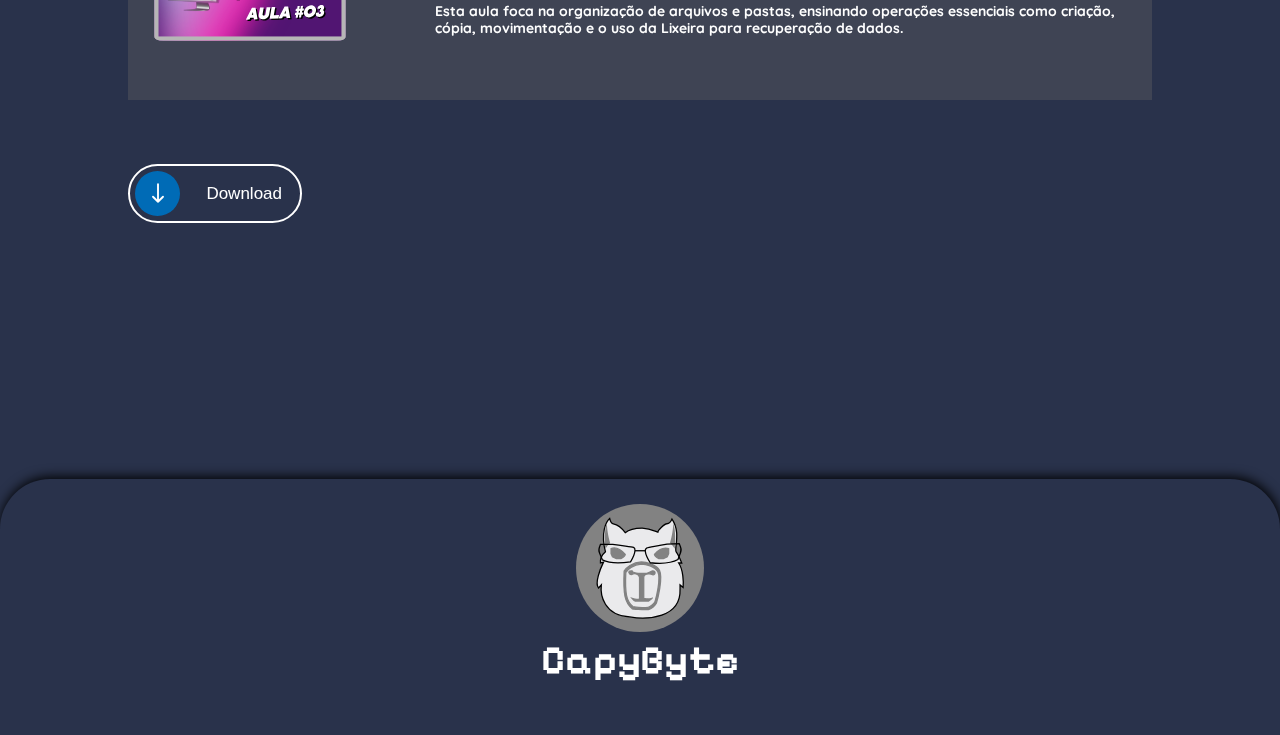
<file: Aulas/infob/infob2.html>
<!DOCTYPE html>
<html lang="pt-BR">

<head>
  <meta charset="UTF-8">
  <meta name="viewport" content="width=device-width, initial-scale=1.0">
  <title>CapyByte</title>
  <link rel="stylesheet" href="../../CSS/aulas.css">
  <link rel="stylesheet" href="../../CSS/contraste.css">
    <link rel="preconnect" href="https://fonts.googleapis.com">
  <link rel="preconnect" href="https://fonts.gstatic.com" crossorigin>
  <link href="https://fonts.googleapis.com/css2?family=Pixelify+Sans:wght@400..700&display=swap" rel="stylesheet">
<link href="https://fonts.googleapis.com/css2?family=Lexend+Peta:wght@100..900&family=Quicksand:wght@300..700&display=swap" rel="stylesheet">
  <link rel="shortcut icon" href="../../img/Logo1.svg" type="image/x-icon">
  
</head>

<body>
  
<!-- Navbar -->
  <header class="navbar">
    <div class="nav-container">
      <div class="brand">
        <img src="../../img/Logo1.svg" alt="Logo ">
        <span class="brand-name">CapyByte</span>
      </div>
      <nav class="nav-links">
        <a href="../../index.html">Home</a>
        <a href="../../cursos.html">Cursos</a>
        <a href="../../Sobre.html">Sobre</a>
      </nav>
    </div>
  </header>

       <!-- Acessibilidade -->
    <div tabindex="0" role="button" id="myDropdownBtn" ><img class="acessibilidade" src="../../img/acessibilidade.png" alt="">
    <div class="dropdown-content" id="myDropdownMenu">
    <a href="#" id="altoContraste" role="button" aria-pressed="false">Alto Contraste</a>
    <a href="#" id="aumentarFonte" role="button" aria-disabled="false">Aumentar Fonte</a>
    <a href="#" id="diminuirFonte" role="button" aria-disabled="false">Diminuir Fonte</a>
  </div>
    </div>

   <div class="fundo-titulo-aula">
  <div class="div-img-titulo">
    <img src="../../img/fundo-titulo-aula.svg" alt="" class="img-fundo-video">
    <div class="titulo-curso">
      <h1>Informática Básica</h1>
    </div>
  </div>
</div>

  
  <div class="conteudo">
      
  <div class="aula">
        <h1>Aula 2</h1>
      </div>
        
 <div id="container_video">
  <iframe width="560" height="315" src="https://www.youtube.com/embed/cb5OPlBGFDs?si=Z_J_Ds9Sz6LQyWbz" title="YouTube video player" frameborder="0" allow="accelerometer; autoplay; clipboard-write; encrypted-media; gyroscope; picture-in-picture; web-share" referrerpolicy="strict-origin-when-cross-origin" allowfullscreen></iframe>
    </div>

<div class="proxaulas">

  <a href="infob.html">
  <div class="slot">
    <div class="image-video">
      <img src="../../img/Info-Base-IMGS/1.svg" alt=""  >
      </div>

    <div class="infos-aula">
      <h2>Aula 1</h2>
      <div class="descrição"><h2>Conteúdo da aula: <h3>Esta aula introduz os conceitos fundamentais do sistema operacional Windows, explorando desde sua interface gráfica até as operações básicas de personalização e instalação de aplicativos.</h3></h2></div>
    </div>
  </div>
  </a>

  <br><br>

  <a href="infob3.html">
    <div class="slot">
    <div class="image-video">
      <img src="../../img/Info-Base-IMGS/3.svg" alt=""  >
      </div>

    <div class="infos-aula">
      <h2>Aula 3</h2>
      <div class="descrição"><h2>Conteúdo da aula: <h3>Esta aula foca na organização de arquivos e pastas, ensinando operações essenciais como criação, cópia, movimentação e o uso da Lixeira para recuperação de dados.</h3> </h2></div>
    </div>
  </div>
</a>




</div>

<a href="https://docs.google.com/uc?export=download&id=1KBxtFLyG1YV-CoTFoo3P355C6NTnRsrt" download>
  <div class="botão-pdf">
      <!-- From Uiverse.io by Na3ar-17 --> 
      <div class="container-download">
        <label class="label">
          <span class="circle">
            <svg
              class="icon"
              aria-hidden="true"
              xmlns="http://www.w3.org/2000/svg"
              fill="none"
              viewBox="0 0 24 24"
            >
              <path
                stroke="currentColor"
                stroke-linecap="round"
                stroke-linejoin="round"
                stroke-width="1.5"
                d="M12 19V5m0 14-4-4m4 4 4-4"
              ></path>
            </svg>
            <div class="square"></div>
          </span>
          <p class="title">Download</p>
          <p class="title">Baixado</p>
        </label>
      </div>
  </div>
</a>
<canvas id="particleCanvas" aria-hidden="true"></canvas>
</div>

<!-- Footer -->
  <footer>
    <div class="Footer">
     <div class="meioPorra">
      <a href="../../index.html" class="link-foto">  <img id="foto-footer" src="../../img/Logo1.svg" alt="Logo "></a>
        
      </div>
      <div class="name-footer">
      <span class="brand-name2">CapyByte</span>
    </div>
  </footer>
  <script src="../../particleaula.js"></script>
  <script src="../../scriptdrop.js"></script>
</body>

</html>
</file>
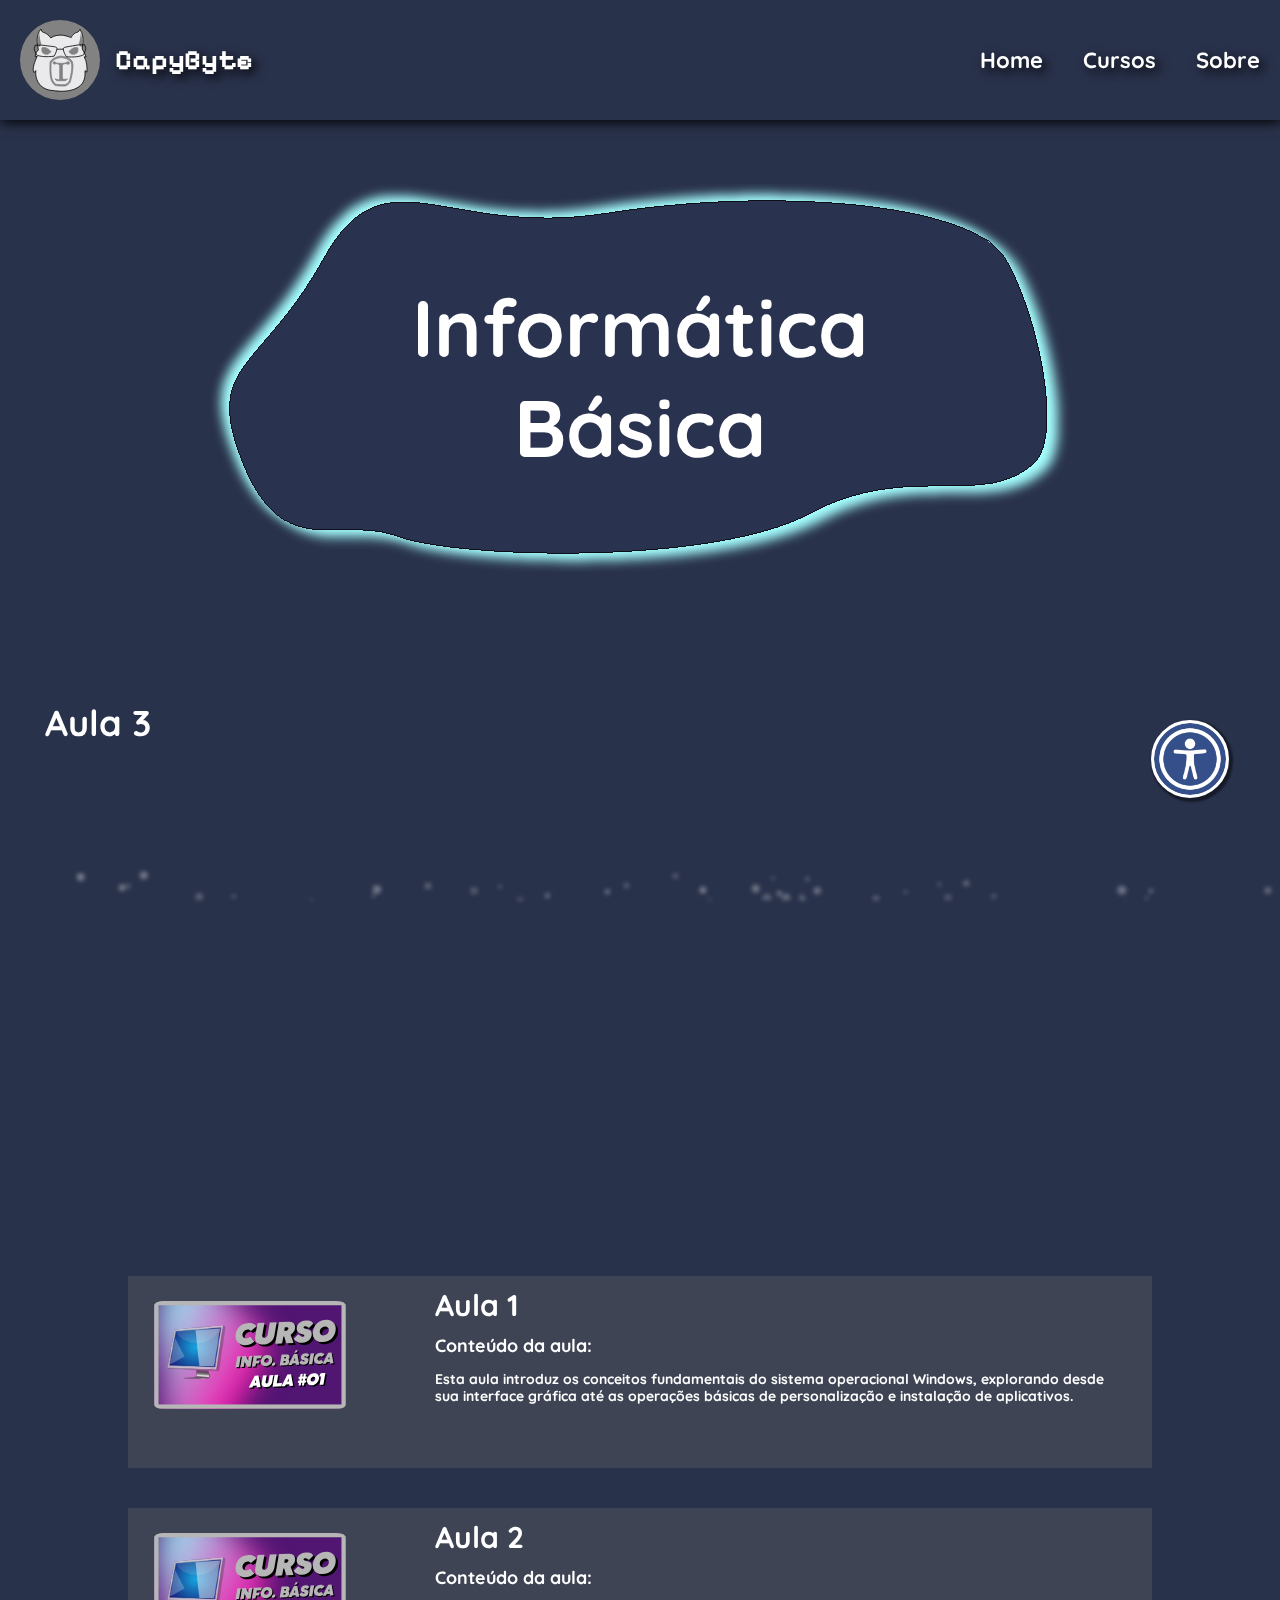
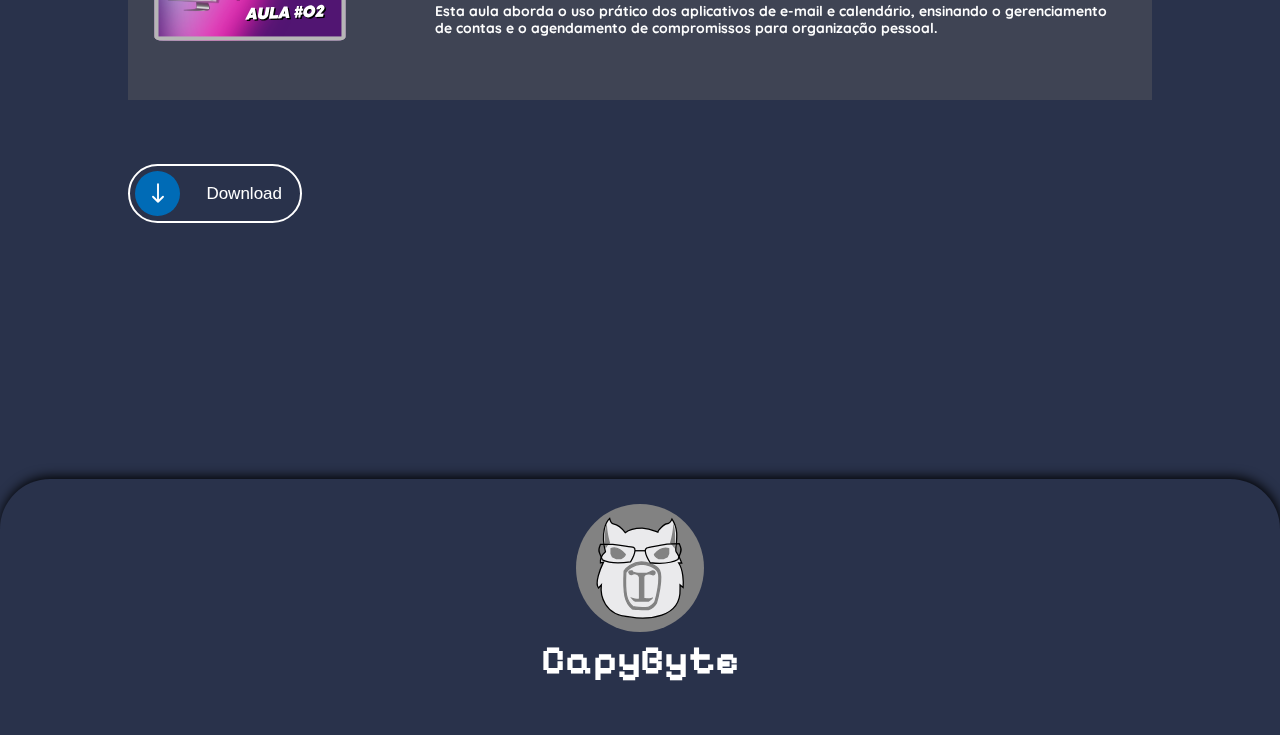
<file: Aulas/infob/infob3.html>
<!DOCTYPE html>
<html lang="pt-BR">

<head>
  <meta charset="UTF-8">
  <meta name="viewport" content="width=device-width, initial-scale=1.0">
  <title>CapyByte</title>
  <link rel="stylesheet" href="../../CSS/aulas.css">
  <link rel="stylesheet" href="../../CSS/contraste.css">
    <link rel="preconnect" href="https://fonts.googleapis.com">
  <link rel="preconnect" href="https://fonts.gstatic.com" crossorigin>
  <link href="https://fonts.googleapis.com/css2?family=Pixelify+Sans:wght@400..700&display=swap" rel="stylesheet">
<link href="https://fonts.googleapis.com/css2?family=Lexend+Peta:wght@100..900&family=Quicksand:wght@300..700&display=swap" rel="stylesheet">
  <link rel="shortcut icon" href="../../img/Logo1.svg" type="image/x-icon">
  
</head>

<body>
  
<!-- Navbar -->
  <header class="navbar">
    <div class="nav-container">
      <div class="brand">
        <img src="../../img/Logo1.svg" alt="Logo ">
        <span class="brand-name">CapyByte</span>
      </div>
      <nav class="nav-links">
        <a href="../../index.html">Home</a>
        <a href="../../cursos.html">Cursos</a>
        <a href="../../Sobre.html">Sobre</a>
      </nav>
    </div>
  </header>

       <!-- Acessibilidade -->
    <div tabindex="0" role="button" id="myDropdownBtn" ><img class="acessibilidade" src="../../img/acessibilidade.png" alt="">
    <div class="dropdown-content" id="myDropdownMenu">
    <a href="#" id="altoContraste" role="button" aria-pressed="false">Alto Contraste</a>
    <a href="#" id="aumentarFonte" role="button" aria-disabled="false">Aumentar Fonte</a>
    <a href="#" id="diminuirFonte" role="button" aria-disabled="false">Diminuir Fonte</a>
  </div>
    </div>

   <div class="fundo-titulo-aula">
  <div class="div-img-titulo">
    <img src="../../img/fundo-titulo-aula.svg" alt="" class="img-fundo-video">
    <div class="titulo-curso">
      <h1>Informática Básica</h1>
    </div>
  </div>
</div>

  
  <div class="conteudo">
      
  <div class="aula">
        <h1>Aula 3</h1>
      </div>
        
 <div id="container_video">
  <iframe width="560" height="315" src="https://www.youtube.com/embed/2fHc-T9fdUw?si=kC_GoJlgpv3OzhYw" title="YouTube video player" frameborder="0" allow="accelerometer; autoplay; clipboard-write; encrypted-media; gyroscope; picture-in-picture; web-share" referrerpolicy="strict-origin-when-cross-origin" allowfullscreen></iframe>
    </div>

<div class="proxaulas">

  <a href="infob.html">
    <div class="slot">
      <div class="image-video">
        <img src="../../img/Info-Base-IMGS/1.svg" alt=""  >
        </div>
  
      <div class="infos-aula">
        <h2>Aula 1</h2>
        <div class="descrição"><h2>Conteúdo da aula: <h3>Esta aula introduz os conceitos fundamentais do sistema operacional Windows, explorando desde sua interface gráfica até as operações básicas de personalização e instalação de aplicativos.</h3></h2></div>
      </div>
    </div>
    </a>

  <br><br>

  <a href="\Aulas\infob\infob2.html">
    <div class="slot">
    <div class="image-video">
      <img src="../../img/Info-Base-IMGS/2.svg" alt=""  >
      </div>

    <div class="infos-aula">
      <h2>Aula 2</h2>
      <div class="descrição"><h2>Conteúdo da aula: <h3>Esta aula aborda o uso prático dos aplicativos de e-mail e calendário, ensinando o gerenciamento de contas e o agendamento de compromissos para organização pessoal.</h3></h2></div>
    </div>
  </div>
  </a>




</div>

<a href="https://docs.google.com/uc?export=download&id=1FUuoxVVeYYl9Q5t5jubCN2tzsJMmyipJ" download>
  <div class="botão-pdf">
      <!-- From Uiverse.io by Na3ar-17 --> 
      <div class="container-download">
        <label class="label">
          <span class="circle">
            <svg
              class="icon"
              aria-hidden="true"
              xmlns="http://www.w3.org/2000/svg"
              fill="none"
              viewBox="0 0 24 24"
            >
              <path
                stroke="currentColor"
                stroke-linecap="round"
                stroke-linejoin="round"
                stroke-width="1.5"
                d="M12 19V5m0 14-4-4m4 4 4-4"
              ></path>
            </svg>
            <div class="square"></div>
          </span>
          <p class="title">Download</p>
          <p class="title">Baixado</p>
        </label>
      </div>
  </div>
</a>
<canvas id="particleCanvas" aria-hidden="true"></canvas>
</div>

<!-- Footer -->
  <footer>
    <div class="Footer">
     <div class="meioPorra">
      <a href="../../index.html" class="link-foto">  <img id="foto-footer" src="../../img/Logo1.svg" alt="Logo "></a>
        
      </div>
      <div class="name-footer">
      <span class="brand-name2">CapyByte</span>
    </div>
  </footer>
  <script src="../../particleaula.js"></script>
  <script src="../../scriptdrop.js"></script>
</body>

</html>
</file>
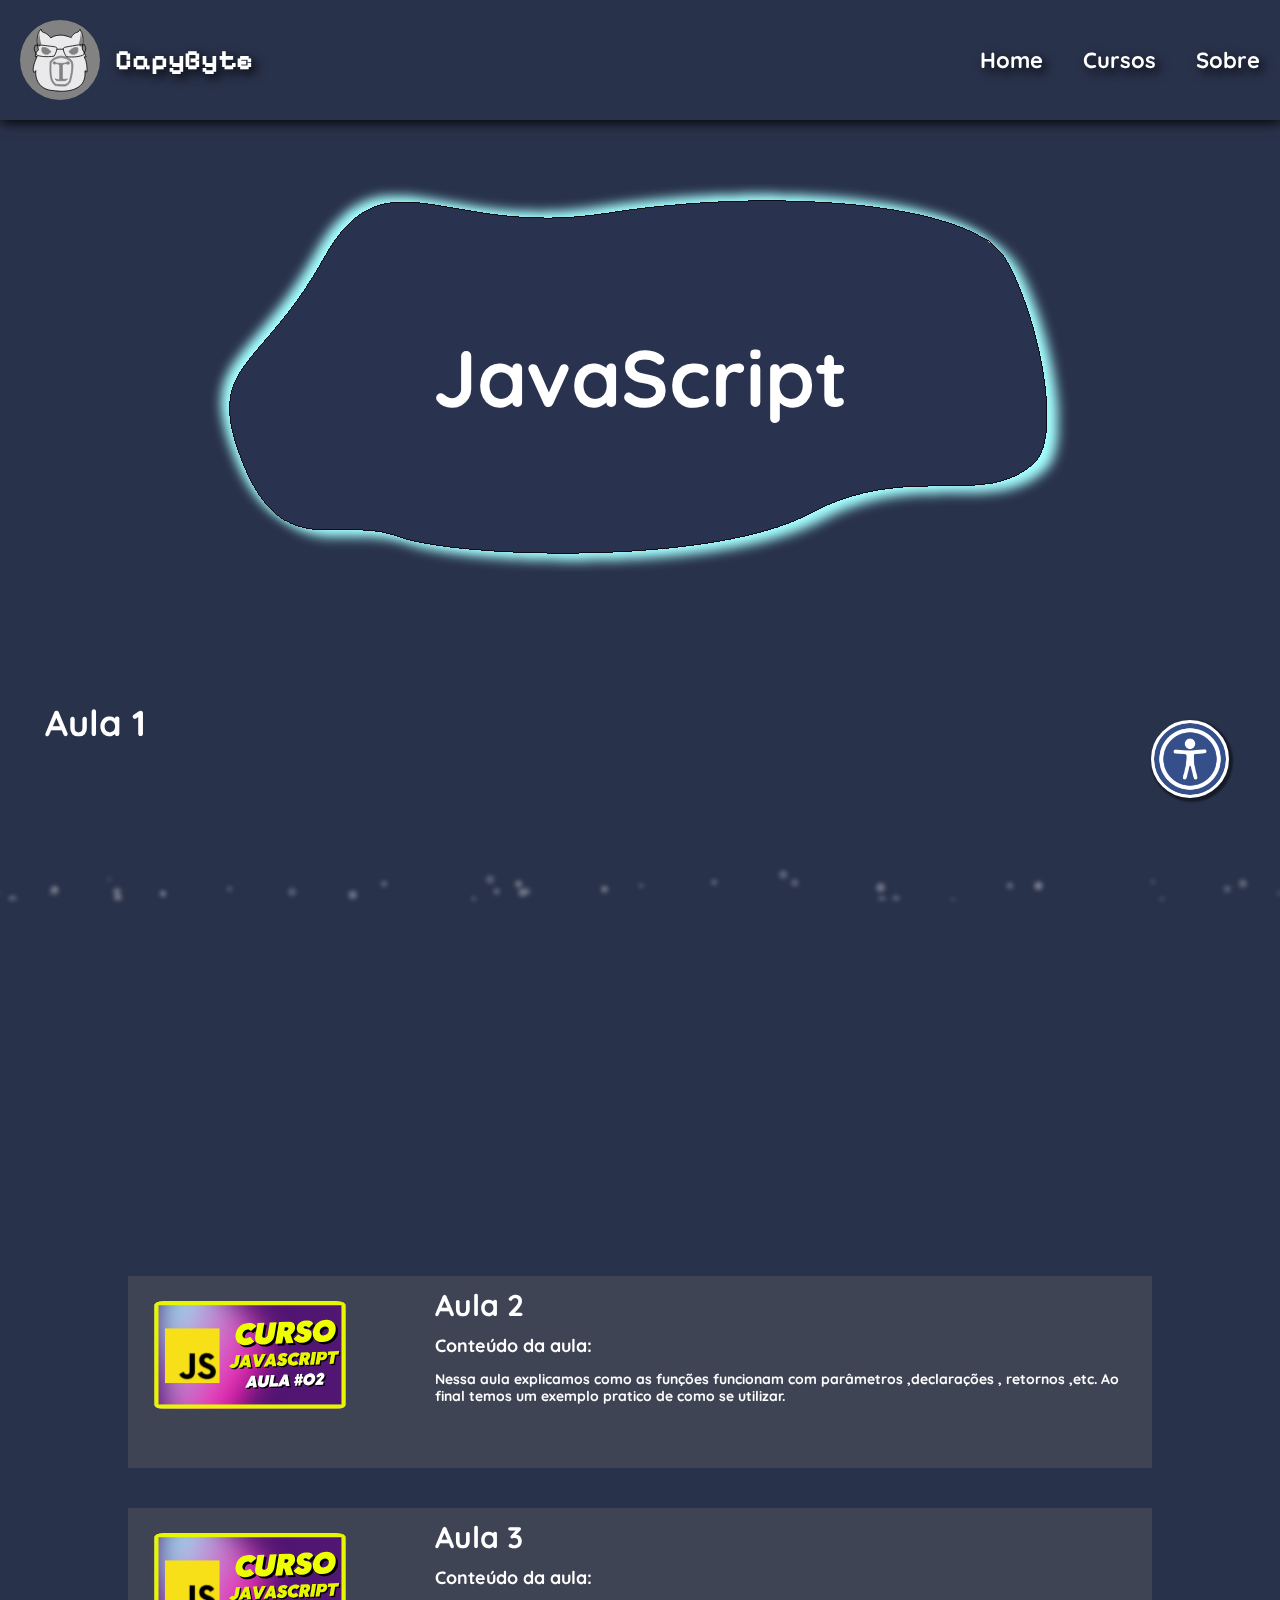
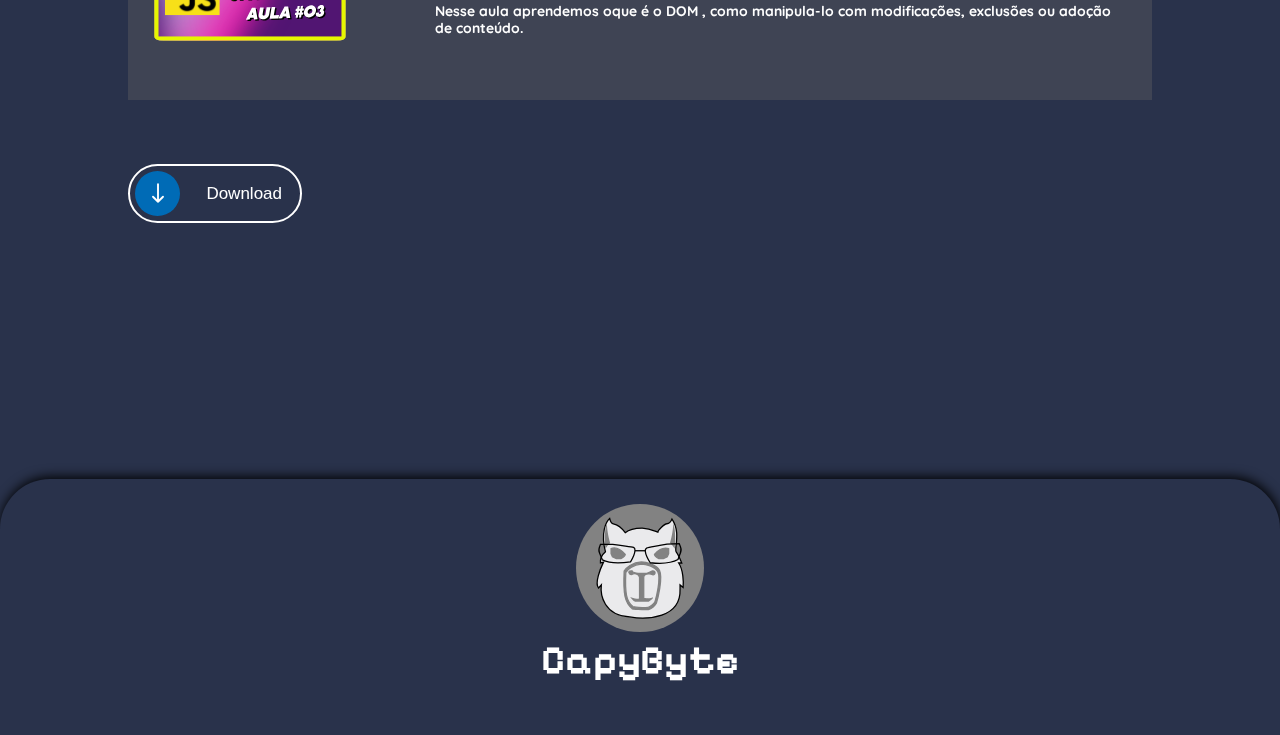
<file: Aulas/JS/JS.html>
<!DOCTYPE html>
<html lang="pt-BR">

<head>
  <meta charset="UTF-8">
  <meta name="viewport" content="width=device-width, initial-scale=1.0">
  <title>CapyByte</title>
  <link rel="stylesheet" href="../../CSS/aulas.css">
  <link rel="stylesheet" href="../../CSS/contraste.css">
    <link rel="preconnect" href="https://fonts.googleapis.com">
  <link rel="preconnect" href="https://fonts.gstatic.com" crossorigin>
  <link href="https://fonts.googleapis.com/css2?family=Pixelify+Sans:wght@400..700&display=swap" rel="stylesheet">
<link href="https://fonts.googleapis.com/css2?family=Lexend+Peta:wght@100..900&family=Quicksand:wght@300..700&display=swap" rel="stylesheet">
  <link rel="shortcut icon" href="../../img/Logo1.svg" type="image/x-icon">
  
</head>

<body>
  
<!-- Navbar -->
  <header class="navbar">
    <div class="nav-container">
      <div class="brand">
        <img src="../../img/Logo1.svg" alt="Logo ">
        <span class="brand-name">CapyByte</span>
      </div>
      <nav class="nav-links">
        <a href="../../index.html">Home</a>
        <a href="../../cursos.html">Cursos</a>
        <a href="../../Sobre.html">Sobre</a>
      </nav>
    </div>
  </header>

       <!-- Acessibilidade -->
    <div tabindex="0" role="button" id="myDropdownBtn" ><img class="acessibilidade" src="../../img/acessibilidade.png" alt="">
    <div class="dropdown-content" id="myDropdownMenu">
    <a href="#" id="altoContraste" role="button" aria-pressed="false">Alto Contraste</a>
    <a href="#" id="aumentarFonte" role="button" aria-disabled="false">Aumentar Fonte</a>
    <a href="#" id="diminuirFonte" role="button" aria-disabled="false">Diminuir Fonte</a>
  </div>
    </div>

   <div class="fundo-titulo-aula">
  <div class="div-img-titulo">
    <img src="../../img/fundo-titulo-aula.svg" alt="" class="img-fundo-video">
    <div class="titulo-curso">
      <h1>JavaScript</h1>
    </div>
  </div>
</div>

  
  <div class="conteudo">
      
  <div class="aula">
        <h1>Aula 1</h1>
      </div>
        
 <div id="container_video">
      <iframe width="560" height="315" src="https://www.youtube.com/embed/HsIpqu7D2sI?si=cQECfnybL1XTrcEZ" title="YouTube video player" frameborder="0" allow="accelerometer; autoplay; clipboard-write; encrypted-media; gyroscope; picture-in-picture; web-share" referrerpolicy="strict-origin-when-cross-origin" allowfullscreen></iframe>
    </div>

<div class="proxaulas">

  <a href="JS2.html">
  <div class="slot">
    <div class="image-video">
      <img src="../../img/JavaScript-IMGs/2.svg" alt="" >
      </div>

    <div class="infos-aula">
      <h2>Aula 2</h2>
      <div class="descrição"><h2>Conteúdo da aula: <h3>Nessa aula explicamos como as funções funcionam com parâmetros ,declarações , retornos ,etc. Ao final temos um exemplo pratico de como se utilizar.</h3> </h2></div>
    </div>
  </div>
</a>

  <br><br>

    <a href="JS3.html">
    <div class="slot">
    <div class="image-video">
      <img src="../../img/JavaScript-IMGs/3.svg" alt="" >
      </div>

    <div class="infos-aula">
      <h2>Aula 3</h2>
      <div class="descrição"><h2>Conteúdo da aula: <h3>Nesse aula aprendemos oque é o DOM , como manipula-lo com modificações, exclusões ou adoção  de conteúdo.</h3> </h2></div>
    </div>
  </div>
  </a>


</div>

<a href="https://docs.google.com/uc?export=download&id=1FJ56aY0msl_bFVq8r4Vj3ZavXN-_zhh4" download>
  <div class="botão-pdf">
      <!-- From Uiverse.io by Na3ar-17 --> 
      <div class="container-download">
        <label class="label">
          <span class="circle">
            <svg
              class="icon"
              aria-hidden="true"
              xmlns="http://www.w3.org/2000/svg"
              fill="none"
              viewBox="0 0 24 24"
            >
              <path
                stroke="currentColor"
                stroke-linecap="round"
                stroke-linejoin="round"
                stroke-width="1.5"
                d="M12 19V5m0 14-4-4m4 4 4-4"
              ></path>
            </svg>
            <div class="square"></div>
          </span>
          <p class="title">Download</p>
          <p class="title">Baixado</p>
        </label>
      </div>
  </div>
</a>
<canvas id="particleCanvas" aria-hidden="true"></canvas>
</div>

<!-- Footer -->
  <footer>
    <div class="Footer">
     <div class="meioPorra">
      <a href="../../index.html" class="link-foto">  <img id="foto-footer" src="../../img/Logo1.svg" alt="Logo "></a>
        
      </div>
      <div class="name-footer">
      <span class="brand-name2">CapyByte</span>
    </div>
  </footer>
  <script src="../../particleaula.js"></script>
  <script src="../../scriptdrop.js"></script>
</body>

</html>
</file>
<file: CSS/styles.css>
:root {
    --azul: #006bb6;
    --preto: #000000ac;
    --branco: #fff;
    --fundo: #29324B;
    --fundo_botão: #002174ac;
    --botão: #336BFF;

}

body{
    background-color: var(--fundo);
    margin: 0;
    padding: 0;
    overflow-x: hidden;
    font-family: "Quicksand", sans-serif;
    font-weight: 100;
    font-style: normal;
    user-select: none;
}

/* -----------------------------  Navbar ----------------------------- */
.navbar {
    background-color:var(--fundo);
    padding: 20px 0;
    box-shadow: #000 1px 2px 12px;
  }
  
  .nav-container {
    
    max-width:100vw;
    margin: 0;
    padding: 0 20px;
    display: flex;
    align-items: center;
    justify-content: space-between;

  }
  
  /* Grupo da Logo + Nome */
  .brand {
    display: flex;
    align-items: center;
    gap: 15px;
  }
  
  .brand img {
    height: 80px;
    width: auto;
  }
  
  .brand-name {
    font-size: 2.18vw;
    font-weight: bold;
    font-family: "Pixelify Sans", sans-serif;
    color: var(--branco); 
    text-shadow: #000 0.3vw 0.3vw 0.8vw;
  }
  
  /* Links de navegação */
  .nav-links {
    display: flex;
    gap: 40px;
    
  }
/* Responsivo para celular 
  .source-code-pro-<uniquifier {
    font-family: "Source Code Pro", monospace;
    font-optical-sizing: auto;
    font-weight: <weight>;
    font-style: normal;
  }*/
  
  .nav-links a {
    text-shadow: #000 0.3vw 0.3vw 0.8vw;
    color: var(--branco);
    font-size: 22px;
    text-decoration: none;
    font-weight: bold;
    transition: color 0.3s, transform 0.3s;
  }
  
  .nav-links a:hover {
    color: var(--azul);
    transform: scale(1.1);
  }
  
  /* Responsivo para celular */
  @media (max-width: 768px) {
    .nav-container {
      flex-direction: column;
      gap: 10px;
    }
  
    .brand img {
      height: 60px;
    }
  
    .brand-name {
      font-size: 22px;
    }
  
    .nav-links {
      gap: 20px;
    }
  }


/* -----------------------------  Fundo Vídeo -----------------------------  */
.fundo-video{
  margin-top: 5%;
  display: flex;
  align-items: center;
  justify-content: center;
  
}

/* Video */

#container_video{
 position: absolute;
margin-left: 10w;
}

iframe{
  width: 44.75vw;
  height: 26.609375vw;
  margin-top: 3vw;
  border-radius: 5%;
}

/* ----------------------------- Meio ----------------------------- */

.curso-container {
  z-index: 1;
  background-color: var(--fundo_botão); 
  font-size: 3vw;
  color: white;
  padding: 40px;
  border-radius: 10px;
  text-align: center;

  width: 30vw;
  margin: 0 auto;
  box-shadow: 2px 2px 10px rgba(0, 0, 0, 0.3); 
  margin-top: 8vw;
  margin-right: 21%;
  position: absolute right;
}

.curso-button {
  background-color: var(--azul); 
  border: none;
  border-radius: 20px;
  padding: 10px 20px;
  font-size: 16px;
  color: var(--branco);
  cursor: pointer;
  margin-top: 8vh;
  transition: background-color 0.3s;
}

.butão {
  position: relative;
  display: flex;
  justify-content: center;
  align-items: center;
  border-radius: 5px;
  background: var(--botão);
  font-family: "Montserrat", sans-serif;
  box-shadow: 0px 6px 24px 0px rgba(0, 0, 0, 0.2);
  overflow: hidden;
  cursor: pointer;
  border: none;
  margin: auto;
  margin-top: 3vw;
}

.butão:after {
  content: " ";
  width: 0%;
  height: 100%;
  background: var(--branco);
  position: absolute;
  transition: all 0.4s ease-in-out;
  right: 0;
}

.butão:hover::after {
  right: auto;
  left: 0;
  width: 100%;
}

.butão span {
  text-align: center;
  text-decoration: none;
  width: 100%;
  padding: 18px 25px;
  color: var(--branco);
  font-size: 1.125em;
  font-weight: 700;
  letter-spacing: 0.3em;
  z-index: 20;
  transition: all 0.3s ease-in-out;
}

.butão:hover span {
  color: #183153;
  animation: scaleUp 0.3s ease-in-out;
}


#capysvg1{
  position: relative;
  z-index: 2;

  height: 25vw;
  margin-top: -23vw;
  margin-left: 28%;
}

@keyframes scaleUp {
  0% {
    transform: scale(1);
  }

  50% {
    transform: scale(0.95);
  }

  100% {
    transform: scale(1);
  }
}

a{
  text-decoration: none;
}

/*-----------------------------  Equipe ----------------------------- */

.container_equipe{
  width: 90vw;
  height: 30vw;
  margin: 0 auto;
  color: white ;  
 margin-top: 55vw;
 font-family: "Quicksand", sans-serif;
}


.containerback{
  background-color: #384774;
  height: 30vw;
  font-weight: 700;
  font-size: 1vw;
  border-radius: 20px;
  filter: drop-shadow(1px  1px 10px #ffffff);
  margin-top: 4vw;
}

.poslines{
  width: 100vw;
  height: 40vw;
  position: absolute;
  z-index: 0;
}



#lines{

  width: 100vw;
  position: absolute;
  z-index: -1;
  opacity: 0.3;
}
#texto1{
  position: relative;
  text-align: center;

  font-size: 4vw;
}


#equipe{
  margin-top: -4vw;
  display: block; /* Converts the image to a block-level element */
      margin-left: auto; /* Pushes the image to the right-most edge */
      margin-right: 5vw;
  width: 28vw;
  border-radius: 10px;
  
}

#pos_box{
  width: 50vw;
  position: absolute;
  margin-left: 5vw;
  font-size: 3vw;
  margin-top: 4w;
}

#textoequipe{



  text-align: right;
  font-size:3vw;
  margin-right: 6vw;
  padding: 2vw;
}

/*----------------------------- footer ----------------------------- */

footer{
  margin-top: 30vw  ;
  background-color: var(--fundo);
  height: 20vw;
  border-radius: 50px 50px 0 0;
  box-shadow: #000 1px -2px 12px;
}

.meioPorra{
  height: auto;
  width: 100vw;
  display: flex;
  justify-content: center;
}

#foto-footer{
  margin-top: 2vw;
  height: auto;
  width: 10vw;
  
}

.name-footer{
  height: auto;
  width: 100vw;
  display: flex;
  justify-content: center;
}

.brand-name2{
  font-size: 40px;
    font-weight: bold;
    font-family: "Pixelify Sans", sans-serif;
    color: var(--branco); 

}

/* Acessibilidade - Dropdown */

.acessibilidade{
  position: fixed;
  width: 8vh;
  height: 8vh;
  background-color: white ;
  top: 80%;
  border: 3px solid white;
  border-radius: 100%;
  right: 4%;
  z-index: 10;box-shadow: rgba(0, 0, 0, 0.468) 2px 2px 2px 2px;
   transition: transform .2s;
}

.acessibilidade:hover
{
transform: scale(1.5);
  background-color: #fadd38 ;
  
  border: 3px solid #fadd38;
  border-radius: 100%;
  
  z-index: 10;
}

  .dropdown {
    position: relative;
    display: inline-block;
  }

 

  .dropdown-content {
    font-weight: 900;
    display: none; /* Esconde o menu */
    text-align: center;
    top: 55%;
    position: fixed;
    background-color: var(--botão);
    width: 20vw;
    border-radius: 1.5vw;
    box-shadow: 0px 30px 20px rgba(0, 0, 0, 0.5);
    z-index: 1;
    right: 2%;
    font-size: 100%;
  }

  .dropdown-content a {
    color: black;
    padding: 2vh 2.7vh;
    text-decoration: none;
    display: block;
    color: white;
  }

  .dropdown-content a:hover {
    background-color: #ffffff;
    border-radius: 1.5vw;
    animation: scaleUp 0.3s ease-in-out;
    color: #183153;
  }

    .dropdown-content a:active {
    background-color: #e92c2c;
    border-radius: 1.5vw;
    animation: scaleUp 0.3s ease-in-out;
    color: #183153;
  }

  /* Classe para mostrar o dropdown */
  .show {
    display: block;
  }
</file>
<file: CSS/contraste.css>
body.high-contrast {
  background-color: #000 !important;
  color: #fff !important;
}

body.high-contrast a,
body.high-contrast .nav-links a,
body.high-contrast .brand-name,
body.high-contrast .brand-name2,
body.high-contrast .curso-container,
body.high-contrast .containerback,
body.high-contrast footer,
body.high-contrast .dropdown-content {
  color: #fff !important;
  background-color: #000 !important;
  box-shadow: none !important;
}

body.high-contrast .dropdown-content {
  background-color: #000 !important;
  border: 2px solid #fff !important;
}

body.high-contrast a:hover,
body.high-contrast a:focus {
  color: #ffd600 !important; /* high-visibility hover color */
  text-decoration: underline;
}

body.high-contrast .acessibilidade {
  background: #fff !important;
  border-color: #fff !important;
}

body.high-contrast img {
  filter: none !important;
}

/* keyboard focus visible in high contrast */
body.high-contrast a:focus,
body.high-contrast button:focus,
body.high-contrast [role="button"]:focus {
  outline: 3px solid #ffd600;
  outline-offset: 2px;
}
</file>
<file: CSS/cursos.css>
:root {
    --azul: #006bb6;
    --preto: #000;
    --branco: #fff;
    --fundo: #29324B;
    --fundo_botão: #002174ac;
    --botão: #336BFF;

}

body{
    background-color: var(--fundo);
    margin: 0;
    padding: 0;
    overflow-x: hidden;
    font-family: "Quicksand", sans-serif;
    font-weight: 100;
    font-style: normal;
    user-select: none;
}

/* Navbar */
.navbar {
    background-color: var(--fundo);
    padding: 20px 0;
    box-shadow: #000 1px 2px 12px;
  }
  
  .nav-container {
    max-width: 100vw;
    margin: 0 auto;
    padding: 0 20px;
    display: flex;
    align-items: center;
    justify-content: space-between;
    background-color: ;
  }
  
  /* Grupo da Logo + Nome */
  .brand {
    display: flex;
    align-items: center;
    gap: 15px;
  }
  
  .brand img {
    height: 80px;
    width: auto;
  }
  
  .brand-name {
    font-size: 2.18vw;
    font-weight: bold;
    font-family: "Pixelify Sans", sans-serif;
    color: var(--branco);
    text-shadow: #000 0.3vw 0.3vw 0.8vw;
  }
  
  /* Links de navegação */
  .nav-links {
    display: flex;
    gap: 40px;
  }
  
  .nav-links a {
    text-shadow: #000 0.3vw 0.3vw 0.8vw;
    color: var(--branco);
    font-size: 22px;
    text-decoration: none;
    font-weight: bold;
    transition: color 0.3s, transform 0.3s;
  }
  
  .nav-links a:hover {
    color: var(--azul);
    transform: scale(1.1);
  }
  
  /* Responsivo para celular */
  @media (max-width: 768px) {
    .nav-container {
      flex-direction: column;
      gap: 10px;
    }
  
    .brand img {
      height: 60px;
    }
  
    .brand-name {
      font-size: 22px;
    }
  
    .nav-links {
      gap: 20px;
    }
  }

.fundo-video{
  margin-top: 5%;
  display: flex;
  align-items: center;
  justify-content: center;
  
}

#container_video{
 position: absolute;
margin-left: 10w;
}

iframe{
  width: 44.75vw;
  height: 26.609375vw;
  margin-top: 3vw;
  border-radius: 5%;
}

.curso-container {
  background-color: var(--fundo_botão); 
  font-size: 3vh;
  color: white;
  padding: 20px;
  border-radius: 10px;
  text-align: center;
  width: 300px;
  margin: 0 auto;
  box-shadow: 2px 2px 10px rgba(0, 0, 0, 0.3); 
  margin-top: 5vw;
  margin-right: 2vw;
  position: relative;
}

.curso-button {
  background-color: var(--azul); 
  border: none;
  border-radius: 20px;
  padding: 10px 20px;
  font-size: 16px;
  color: var(--branco);
  cursor: pointer;
  margin-top: 10vh;
  transition: background-color 0.3s;
}

.butão {
  position: relative;
  display: flex;
  justify-content: center;
  align-items: center;
  border-radius: 20px;
  background: var(--botão);
  font-family: "Montserrat", sans-serif;
  box-shadow: 0px 6px 24px 0px rgba(0, 0, 0, 0.2);
  overflow: hidden;
  cursor: pointer;
  border: none;
    margin: auto;
    margin-top: 6vw;
}

.butão:after {
  content: " ";
  width: 0%;
  height: 100%;
  background: var(--branco);
  position: absolute;
  transition: all 0.4s ease-in-out;
  right: 0;
}

.butão:hover::after {
  right: auto;
  left: 0;
  width: 100%;
}

.butão span {
  text-align: center;
  text-decoration: none;
  width: 100%;
  padding: 18px 25px;
  color: var(--branco);
  font-size: 1.125em;
  font-weight: 700;
  letter-spacing: 0.3em;
  z-index: 20;
  transition: all 0.3s ease-in-out;
}

.butão:hover span {
  color: #183153;
  animation: scaleUp 0.3s ease-in-out;
}

@keyframes scaleUp {
  0% {
    transform: scale(1);
  }

  50% {
    transform: scale(0.95);
  }

  100% {
    transform: scale(1);
  }
}

a{
  text-decoration: none;
}


.container_equipe{
  width: 90vw;
  height: 30vw;
  margin: 0 auto;
  color: white ;  
 margin-top: 80vw;
}
.containerback{
  background-color: #384774;
  height: 30vw;
}

.poslines{
  width: 100vw;
  height: 40vw;
  position: absolute;
}

#lines{

  width: 100vw;
  position: absolute;
  z-index: -1;
  opacity: 0.3;
}
#texto1{
  text-align: center;
  margin-top: 4vw;
}

#equipe{
  position: absolute;
  width: 30vw;
  margin-left:55vw;
  margin-top: 7vw;
}

#pos_box{
  width: 50vw;
  position: absolute;
  margin-left: 5vw;
  font-size: 3vw;
  margin-top: 6vw;
}

#textoequipe{
  position: absolute;
  margin-top: 2vw;
  margin-bottom: 2vw;
  text-align: center;
  font-size:3vw;
  margin-left: 60vw;
}

footer{
  margin-top: 20vw  ;
  background-color: #000;
  height: 20vw;
  border-radius: 50px 50px 0 0;
}



.boxes{
 width: 30vw;
 height: 30vw;   
 background-color: #29324B; 
 border: #A5FFFF 10px solid;
 border-radius: 20px;
filter: drop-shadow(1px  1px 10px #A5FFFF);

 margin: auto;
 margin-top: 10vw;

}


.containerbox{
    display:grid;
    grid-template-columns: auto auto;
    width: 70vw;
    margin: auto;
}

.containerall{
    margin: auto;
    text-align: center;
    margin-top: 5vw;
  color: white;
    grid-template-columns: repeat(auto-fill, minmax(300px, 1fr));
}

#title{
    margin-bottom: 5vw;
    font-size: 100px;
    
}

.imgbox{
    margin-top: 5vw;
    width: 12vw;
    height: auto;
}

#imgbox2{

  margin-top: 5vw;
  width: 8vw;
  height: auto;

}

.imgbox3{

  margin-top: 6vw;
  width: 17vw;
  height: auto;

}
.titulobox{
    margin-top: -5vw;
    font-size: 30px;
}

@media (max-width: 468px) {
  .containerbox{
    grid-template-columns: auto;
  }

  .boxes{
    width: 70vw;
    height: 70vw;
    
  }

  .butão{
    width: 50vw;
    margin-top: 13vw;
  }
}

footer{
  margin-top: 20vw  ;
  background-color: var(--fundo);
  height: 20vw;
  border-radius: 50px 50px 0 0;
  box-shadow: #000 1px -2px 12px;
}

.meioPorra{
  height: auto;
  width: 100vw;
  display: flex;
  justify-content: center;
}

#foto-footer{
  margin-top: 2vw;
  height: auto;
  width: 10vw;
  
}

.name-footer{
  height: auto;
  width: 100vw;
  display: flex;
  justify-content: center;
}

.brand-name2{
  font-size: 40px;
    font-weight: bold;
    font-family: "Pixelify Sans", sans-serif;
    color: var(--branco); 

}

/* Acessibilidade - Dropdown */

.acessibilidade{
  position: fixed;
  width: 8vh;
  height: 8vh;
  background-color: white ;
  top: 80%;
  border: 3px solid white;
  border-radius: 100%;
  right: 4%;
  z-index: 10;box-shadow: rgba(0, 0, 0, 0.468) 2px 2px 2px 2px;
   transition: transform .2s;
}

.acessibilidade:hover
{
transform: scale(1.5);
  background-color: #fadd38 ;
  
  border: 3px solid #fadd38;
  border-radius: 100%;
  
  z-index: 10;
}

  .dropdown {
    position: relative;
    display: inline-block;
  }

 

  .dropdown-content {
    font-weight: 900;
    display: none; /* Esconde o menu */
    text-align: center;
    top: 55%;
    position: fixed;
    background-color: var(--botão);
    width: 20vw;
    border-radius: 1.5vw;
    box-shadow: 0px 30px 20px rgba(0, 0, 0, 0.5);
    z-index: 1;
    right: 2%;
    font-size: 100%;
  }

  .dropdown-content a {
    color: black;
    padding: 2vh 2.7vh;
    text-decoration: none;
    display: block;
    color: white;
  }

  .dropdown-content a:hover {
    background-color: #ffffff;
    border-radius: 1.5vw;
    animation: scaleUp 0.3s ease-in-out;
    color: #183153;
  }

    .dropdown-content a:active {
    background-color: #e92c2c;
    border-radius: 1.5vw;
    animation: scaleUp 0.3s ease-in-out;
    color: #183153;
  }

  /* Classe para mostrar o dropdown */
  .show {
    display: block;
  }
</file>
<file: CSS/sobre.css>
:root {
    --azul: #006bb6;
    --preto: #000;
    --branco: #fff;
    --fundo: #29324B;
    --fundo_botão: #002174ac;
    --botão: #336BFF;

}

body{
    background-color: var(--fundo);
    margin: 0;
    padding: 0;
    overflow-x: hidden;
    font-family: "Quicksand", sans-serif;
    font-weight: 100;
    font-style: normal;
    user-select: none;
}

/* Navbar */
.navbar {
    background-color: var(--fundo);
    padding: 20px 0;
    box-shadow: #000 1px 2px 12px;
  }
  
  .nav-container {
    max-width: 100vw;
    margin: 0 auto;
    padding: 0 20px;
    display: flex;
    align-items: center;
    justify-content: space-between;
    background-color: ;
  }
  
  /* Grupo da Logo + Nome */
  .brand {
    display: flex;
    align-items: center;
    gap: 15px;
  }
  
  .brand img {
    height: 80px;
    width: auto;
  }
  
  .brand-name {
    font-size: 2.18vw;
    font-weight: bold;
    font-family: "Pixelify Sans", sans-serif;
    color: var(--branco);
    text-shadow: #000 0.3vw 0.3vw 0.8vw;
  }
  
  /* Links de navegação */
  .nav-links {
    display: flex;
    gap: 40px;
  }
  
  .nav-links a {
    text-shadow: #000 0.3vw 0.3vw 0.8vw;
    color: var(--branco);
    font-size: 22px;
    text-decoration: none;
    font-weight: bold;
    transition: color 0.3s, transform 0.3s;
  }
  
  .nav-links a:hover {
    color: var(--azul);
    transform: scale(1.1);
  }
  
  /* Responsivo para celular */
  @media (max-width: 768px) {
    .nav-container {
      flex-direction: column;
      gap: 10px;
    }
  
    .brand img {
      height: 60px;
    }
  
    .brand-name {
      font-size: 22px;
    }
  
    .nav-links {
      gap: 20px;
    }
  }

 /* Acessibilidade - Dropdown */

.acessibilidade{
  position: fixed;
  width: 8vh;
  height: 8vh;
  background-color: white ;
  top: 80%;
  border: 3px solid white;
  border-radius: 100%;
  right: 4%;
  z-index: 10;box-shadow: rgba(0, 0, 0, 0.468) 2px 2px 2px 2px;
   transition: transform .2s;
}

.acessibilidade:hover
{
  right: 4%;
transform: scale(1.5);
  background-color: #fadd38 ;
  
  border: 3px solid #fadd38;
  border-radius: 100%;
  
  z-index: 10;
}

  .dropdown {
    position: relative;
    display: inline-block;
  }

 

  .dropdown-content {
    font-weight: 900;
    display: none; /* Esconde o menu */
    text-align: center;
    top: 55%;
    position: fixed;
    background-color: var(--botão);
    width: 20vw;
    border-radius: 1.5vw;
    box-shadow: 0px 30px 20px rgba(0, 0, 0, 0.5);
    z-index: 1;
    right: 2%;
    font-size: 100%;
  }

  .dropdown-content a {
    color: black;
    padding: 2vh 2.7vh;
    text-decoration: none;
    display: block;
    color: white;
  }

  .dropdown-content a:hover {
    background-color: #ffffff;
    border-radius: 1.5vw;
    animation: scaleUp 0.3s ease-in-out;
    color: #183153;
  }

    .dropdown-content a:active {
    background-color: #e92c2c;
    border-radius: 1.5vw;
    animation: scaleUp 0.3s ease-in-out;
    color: #183153;
  }

  /* Classe para mostrar o dropdown */
  .show {
    display: block;
  }


footer{
  margin-top: 20vw  ;
  background-color: var(--fundo);
  height: 20vw;
  border-radius: 50px 50px 0 0;
  box-shadow: #000 1px -2px 12px;
}
.meioPorra{
  height: auto;
  width: 100vw;
  display: flex;
  justify-content: center;
}

#foto-footer{
  margin-top: 2vw;
  height: auto;
  width: 10vw;
  
}

.name-footer{
  height: auto;
  width: 100vw;
  display: flex;
  justify-content: center;
}

.brand-name2{
  font-size: 40px;
    font-weight: bold;
    font-family: "Pixelify Sans", sans-serif;
    color: var(--branco); 

}

/*-----------------------------  infos ----------------------------- */
.container_equipe{
  width: 90vw;
  height: 80vw;
  margin: 0 auto;
  color: white ;  
 margin-top: 10vw;
font-family: "Quicksand", sans-serif;
}
.containerback{
  background-color: #384774;
  height: 80vw;
  font-weight: 700;
  font-size: 1vw;
  border-radius: 20px;
  filter: drop-shadow(1px  1px 10px #ffffffa5);
  display: flex;
}

#titulo-sobre{
  text-align: center;
  font-size: 60px;
  margin-top: 2vw;
}

.textos{
  margin-left: 3vw;
  margin-right: 3vw;
  margin-top: 2vw;
  font-size: 1.5vw;
  text-align: justify;
}

#container_video{
 margin-top: 2vw;
  position: absolute;
  margin-left: 22%;
  
}

iframe{
  width: 44.75vw;
  height: 26.609375vw;
  margin-top: 1vw;
  border-radius: 5%;
}


#titulo-makeof{
  font-size: 2vw;
}
</file>
<file: CSS/aulas.css>
:root {
    --azul: #006bb6;
    --preto: #000;
    --branco: #fff;
    --fundo: #29324B;
    --fundo_botão: #002174ac;
    --botão: #336BFF;

}

body{
  background-color: var(--fundo);
  margin: 0;
  padding: 0;
  overflow-x: hidden;
  font-family: "Quicksand", sans-serif;
  font-weight: 100;
  font-style: normal;
  user-select: none;
}

/* Particle Canvas Background */
#particleCanvas {
  position: fixed;
  top: 0;
  left: 0;
  width: 100%;
  height: 100%;
  pointer-events: none; /* allow clicks through canvas */
  z-index: -1; /* behind page content */
  filter:brightness(200%) blur(2px);

}

/* Navbar */
.navbar {
    background-color: var(--fundo);
    padding: 20px 0;
    box-shadow: #000 1px 2px 12px;
  }
  
  .nav-container {
    max-width: 100vw;
    margin: 0 auto;
    padding: 0 20px;
    display: flex;
    align-items: center;
    justify-content: space-between;
  }
  
  /* Grupo da Logo + Nome */
  .brand {
    display: flex;
    align-items: center;
    gap: 15px;
  }
  
  .brand img {
    height: 80px;
    width: auto;
  }
  
  .brand-name {
    font-size: 2.18vw;
    font-weight: bold;
    font-family: "Pixelify Sans", sans-serif;
    color: var(--branco);
    text-shadow: #000 0.3vw 0.3vw 0.8vw;
  }
  
  /* Links de navegação */
  .nav-links {
    display: flex;
    gap: 40px;
  }
  
  .nav-links a {
    text-shadow: #000 0.3vw 0.3vw 0.8vw;
    color: var(--branco);
    font-size: 22px;
    text-decoration: none;
    font-weight: bold;
    transition: color 0.3s, transform 0.3s;
  }
  
  .nav-links a:hover {
    color: var(--azul);
    transform: scale(1.1);
  }
  
  /* Responsivo para celular */
  @media (max-width: 768px) {
    .nav-container {
      flex-direction: column;
      gap: 10px;
    }
  
    .brand img {
      height: 60px;
    }
  
    .brand-name {
      font-size: 22px;
    }
  
    .nav-links {
      gap: 20px;
    }
  }

 /* ----------------------------- Título ----------------------------- */


.fundo-titulo-aula {
  margin-top: 5vw;
  width: 100%;
  display: flex;
  justify-content: center;
  align-items: center;
}

.div-img-titulo {
  position: relative;
  display: flex;
  justify-content: center; /* Centraliza horizontalmente */
  align-items: center;     /* Centraliza verticalmente (se precisar) */
}

.img-fundo-video {
  width: 70%;
  display: block;
}

.titulo-curso {
  position: absolute;
  top: 50%;
  left: 50%;
  transform: translate(-50%, -50%);
  font-size: 2.5rem;
  font-weight: bold;
  color: white;
  text-align: center;
  z-index: 10;
}



  /* ----------------------------- Conteudo ----------------------------- */

a{
  text-decoration: none;
  width: 80%;
  
}

.conteudo{
  margin-top: 10vw;
}

.aula{
  font-size: 18px;
  color: white;
  margin-left: 5vh;
}

#container_video{
  display: flex;
  justify-content: center;
}

iframe{
  width: 44.75vw;
  height: 26.609375vw;
  margin-top: 3vw;
  border-radius: 5%;
}

.proxaulas{
  width: 100%;
  margin-top: 10vw;
  display: flex;
  align-items: center;
  justify-content: center;
  flex-direction: column;
}

.slot{
  width: 100%;
  height: 15vw;
  background-color: #6565655d;
  display: flex;
  transition: transform .2s;
}

.image-video{
  margin-top: 2vw;
  margin-left: 2vw;
}

.infos-aula{
  margin-left: 7vw;
  font-size: 20px;
  color: white;
  margin-right: 2vw;
}

.infos-aula h2{
  margin: 0;
  margin-top: 0.8vw;
}


.descrição{
  font-size: 0.93vw;
}

.image-video img{
  border-radius: 5%; 
  width: 15vw; 
  height: auto;
}


/* ---------------------------------- Botão download ---------------------------------- */
.botão-pdf{
  width: 80%;
  margin-top: 5vw;
  margin-left: 10%;
}

/* From Uiverse.io by Na3ar-17 */ 
.container-download {


  padding: 0;
  margin: 0;
  box-sizing: border-box;
  font-family: Arial, Helvetica, sans-serif;
  
}

.label {
  background-color: transparent;
  border: 2px solid var(--branco);
  display: flex;
  align-items: center;
  border-radius: 50px;
  width: 160px;
  cursor: pointer;
  transition: all 0.4s ease;
  padding: 5px;
  position: relative;
}

.label::before {
  content: "";
  position: absolute;
  top: 0;
  bottom: 0;
  left: 0;
  right: 0;
  background-color: #fff;
  width: 8px;
  height: 8px;
  transition: all 0.4s ease;
  border-radius: 100%;
  margin: auto;
  opacity: 0;
  visibility: hidden;
}

.label .input {
  display: none;
}

.label .title {
  font-size: 17px;
  color: #fff;
  transition: all 0.4s ease;
  position: absolute;
  right: 18px;
  bottom: 0px;
  text-align: center;
}

.label .title:last-child {
  opacity: 0;
  visibility: hidden;
}

.label .circle {
  height: 45px;
  width: 45px;
  border-radius: 50%;
  background-color: var(--azul);
  display: flex;
  justify-content: center;
  align-items: center;
  transition: all 0.4s ease;
  position: relative;
  box-shadow: 0 0 0 0 rgb(255, 255, 255);
  overflow: hidden;
}

.label .circle .icon {
  color: #fff;
  width: 30px;
  position: absolute;
  top: 50%;
  left: 50%;
  transform: translate(-50%, -50%);
  transition: all 0.4s ease;
}

.circle:hover{
  background-color:#828282;
  transition: 0.1s ease;
}


.circle .icon:hover{
  background-color: #828282;
  color: #000;
}

circle:hover{
  background-color: white;
}



.label .circle .square {
  aspect-ratio: 1;
  width: 15px;
  border-radius: 2px;
  background-color: #fff;
  opacity: 0;
  visibility: hidden;
  position: absolute;
  top: 50%;
  left: 50%;
  transform: translate(-50%, -50%);
  transition: all 0.4s ease;
}

.label .circle::before {
  content: "";
  position: absolute;
  left: 0;
  top: 0;
  background-color: #3333a8;
  width: 100%;
  height: 0;
  transition: all 0.4s ease;
}

.label:has(.input:checked) {
  width: 57px;
  animation: installed 0.4s ease 3.5s forwards;
}

.label:has(.input:checked)::before {
  animation: rotate 3s ease-in-out 0.4s forwards;
}

.label .input:checked + .circle {
  animation:
    pulse 1s forwards,
    circleDelete 0.2s ease 3.5s forwards;
  rotate: 180deg;
}

.label .input:checked + .circle::before {
  animation: installing 3s ease-in-out forwards;
}

.label .input:checked + .circle .icon {
  opacity: 0;
  visibility: hidden;
}



.label .input:checked ~ .circle .square {
  opacity: 1;
  visibility: visible;
}

.label .input:checked ~ .title {
  opacity: 0;
  visibility: hidden;
}

.label .input:checked ~ .title:last-child {
  animation: showInstalledMessage 0.4s ease 3.5s forwards;
}

@keyframes pulse {
  0% {
    scale: 0.95;
    box-shadow: 0 0 0 0 rgba(255, 255, 255, 0.7);
  }
  70% {
    scale: 1;
    box-shadow: 0 0 0 16px rgba(255, 255, 255, 0);
  }
  100% {
    scale: 0.95;
    box-shadow: 0 0 0 0 rgba(255, 255, 255, 0);
  }
}

@keyframes installing {
  from {
    height: 0;
  }
  to {
    height: 100%;
  }
}

@keyframes rotate {
  0% {
    transform: rotate(-90deg) translate(27px) rotate(0);
    opacity: 1;
    visibility: visible;
  }
  99% {
    transform: rotate(270deg) translate(27px) rotate(270deg);
    opacity: 1;
    visibility: visible;
  }
  100% {
    opacity: 0;
    visibility: hidden;
  }
}

@keyframes installed {
  100% {
    width: 150px;
    border-color: rgb(35, 174, 35);
  }
}

@keyframes circleDelete {
  100% {
    opacity: 0;
    visibility: hidden;
  }
}

@keyframes showInstalledMessage {
  100% {
    opacity: 1;
    visibility: visible;
    right: 56px;
  }
}

.linkspan{
  position:absolute; 
  width:100%;
  height:100%;
  top:0;
  left: 0;

  z-index: 1;

  /* fixes overlap error in IE7/8, 
     make sure you have an empty gif */
  background-image: url('empty.gif');
}


  /* ---------------------------------- Footer ---------------------------------- */

footer{
  margin-top: 20vw  ;
  background-color: var(--fundo);
  height: 20vw;
  border-radius: 50px 50px 0 0;
  box-shadow: #000 1px -2px 12px;
}

.meioPorra{
  height: auto;
  width: 100vw;
  display: flex;
  justify-content: center;
}

#foto-footer{
  margin-top: 2vw;
  height: auto;
  width: 10vw;
  
}

.name-footer{
  height: auto;
  width: 100vw;
  display: flex;
  justify-content: center;
}

.brand-name2{
  font-size: 40px;
    font-weight: bold;
    font-family: "Pixelify Sans", sans-serif;
    color: var(--branco); 

}

.link-foto{
  width: 10vw;
}

.slot:hover{
  transform: scale(1.2);
  box-shadow: white 2px 2px 20px 2px;
}

/* Acessibilidade - Dropdown */

.acessibilidade{
  position: fixed;
  width: 8vh;
  height: 8vh;
  background-color: white ;
  top: 80%;
  border: 3px solid white;
  border-radius: 100%;
  right: 4%;
  z-index: 10;box-shadow: rgba(0, 0, 0, 0.468) 2px 2px 2px 2px;
   transition: transform .2s;
}

.acessibilidade:hover
{
  right: 4%;
transform: scale(1.5);
  background-color: #fadd38 ;
  
  border: 3px solid #fadd38;
  border-radius: 100%;
  
  z-index: 10;
}

  .dropdown {
    position: relative;
    display: inline-block;
  }

 

  .dropdown-content {
    font-weight: 900;
    display: none; /* Esconde o menu */
    text-align: center;
    top: 55%;
    position: fixed;
    background-color: var(--botão);
    width: 20vw;
    border-radius: 1.5vw;
    box-shadow: 0px 30px 20px rgba(0, 0, 0, 0.5);
    z-index: 1;
    right: 2%;
    font-size: 100%;
  }

  .dropdown-content a {
    color: black;
    padding: 2vh 2.7vh;
    text-decoration: none;
    display: block;
    color: white;
  }

  .dropdown-content a:hover {
    background-color: #ffffff;
    border-radius: 1.5vw;
    animation: scaleUp 0.3s ease-in-out;
    color: #183153;
  }

    .dropdown-content a:active {
    background-color: #e92c2c;
    border-radius: 1.5vw;
    animation: scaleUp 0.3s ease-in-out;
    color: #183153;
  }

  /* Classe para mostrar o dropdown */
  .show {
    display: block;
  }
/* 
 .nav-container2 {
    max-width: 1800px;
    margin: 0 auto;
    padding: 2vw ;
    display: flex;
    align-items: center;
    justify-content: space-between;
    background-color: var(--preto);
  }

  .contato{
    font-size: 1.25vw;
    text-align: left;
  }
  */
</file>
